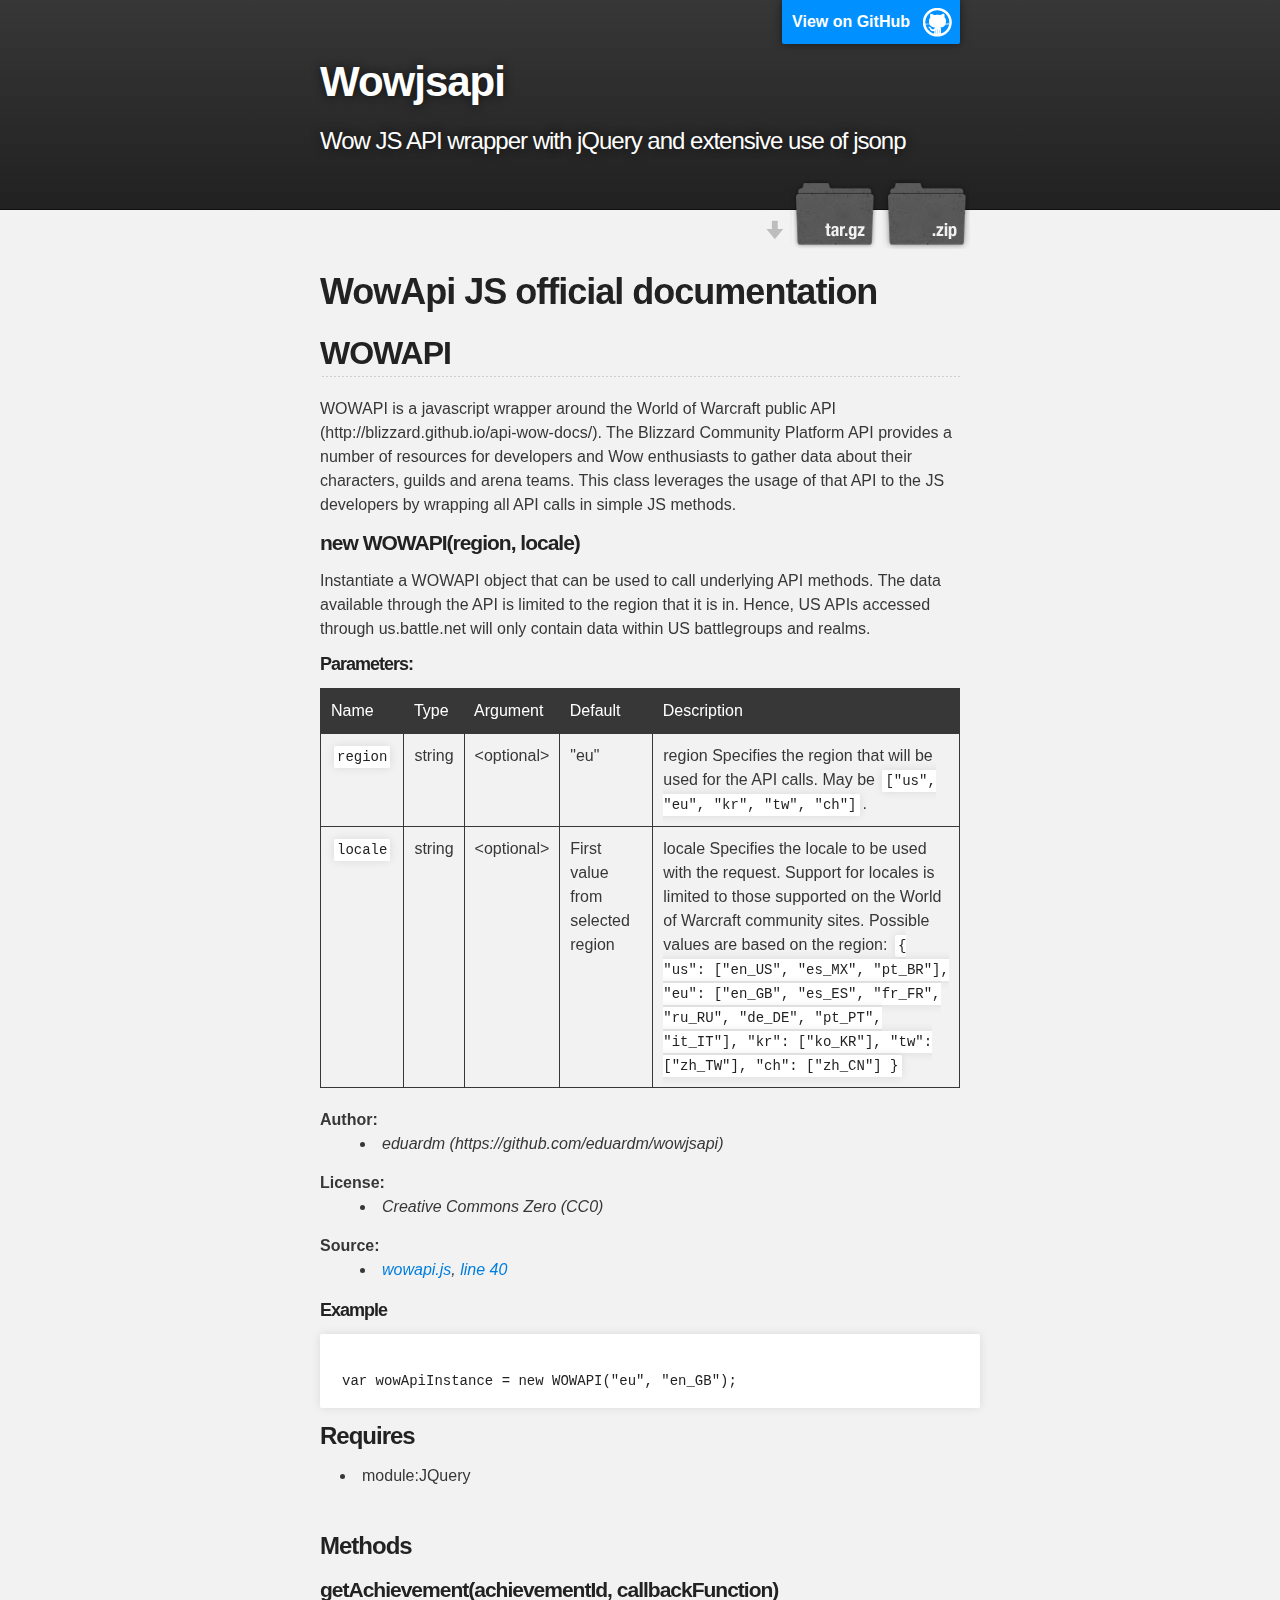
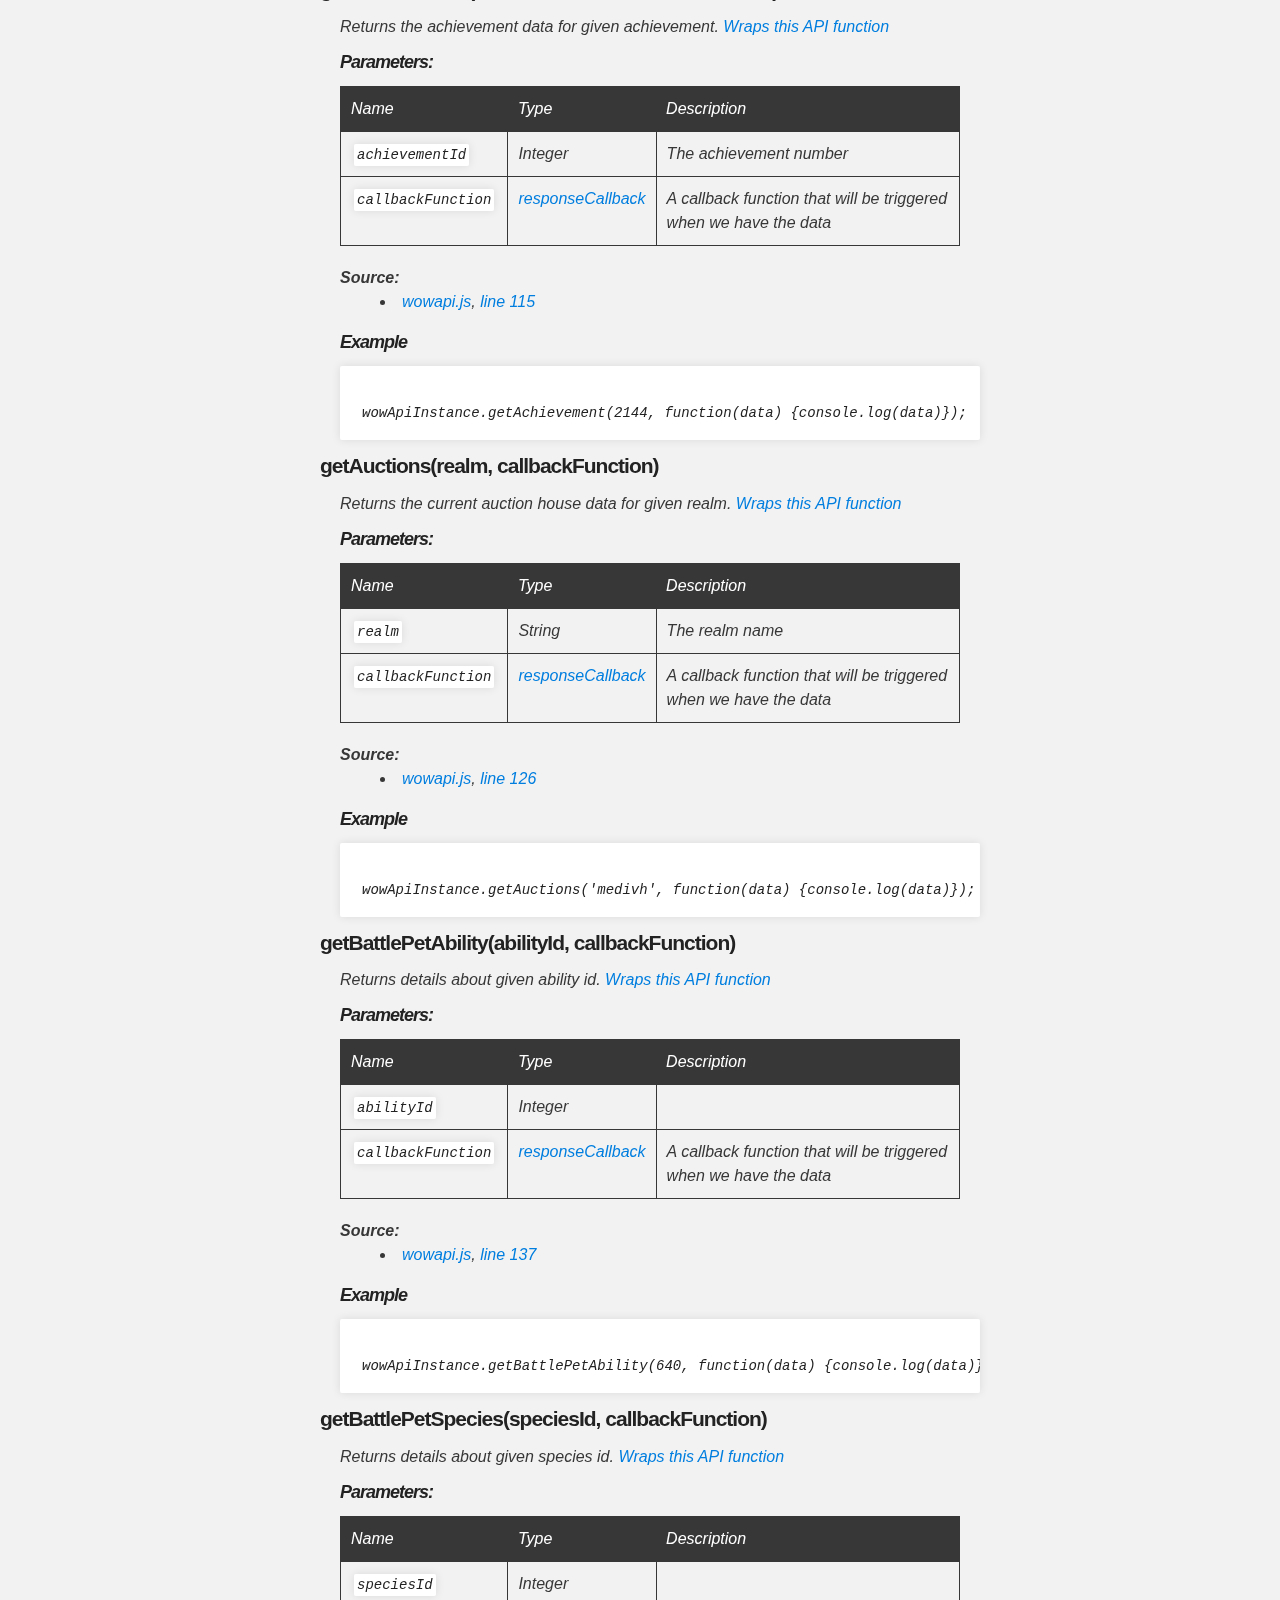
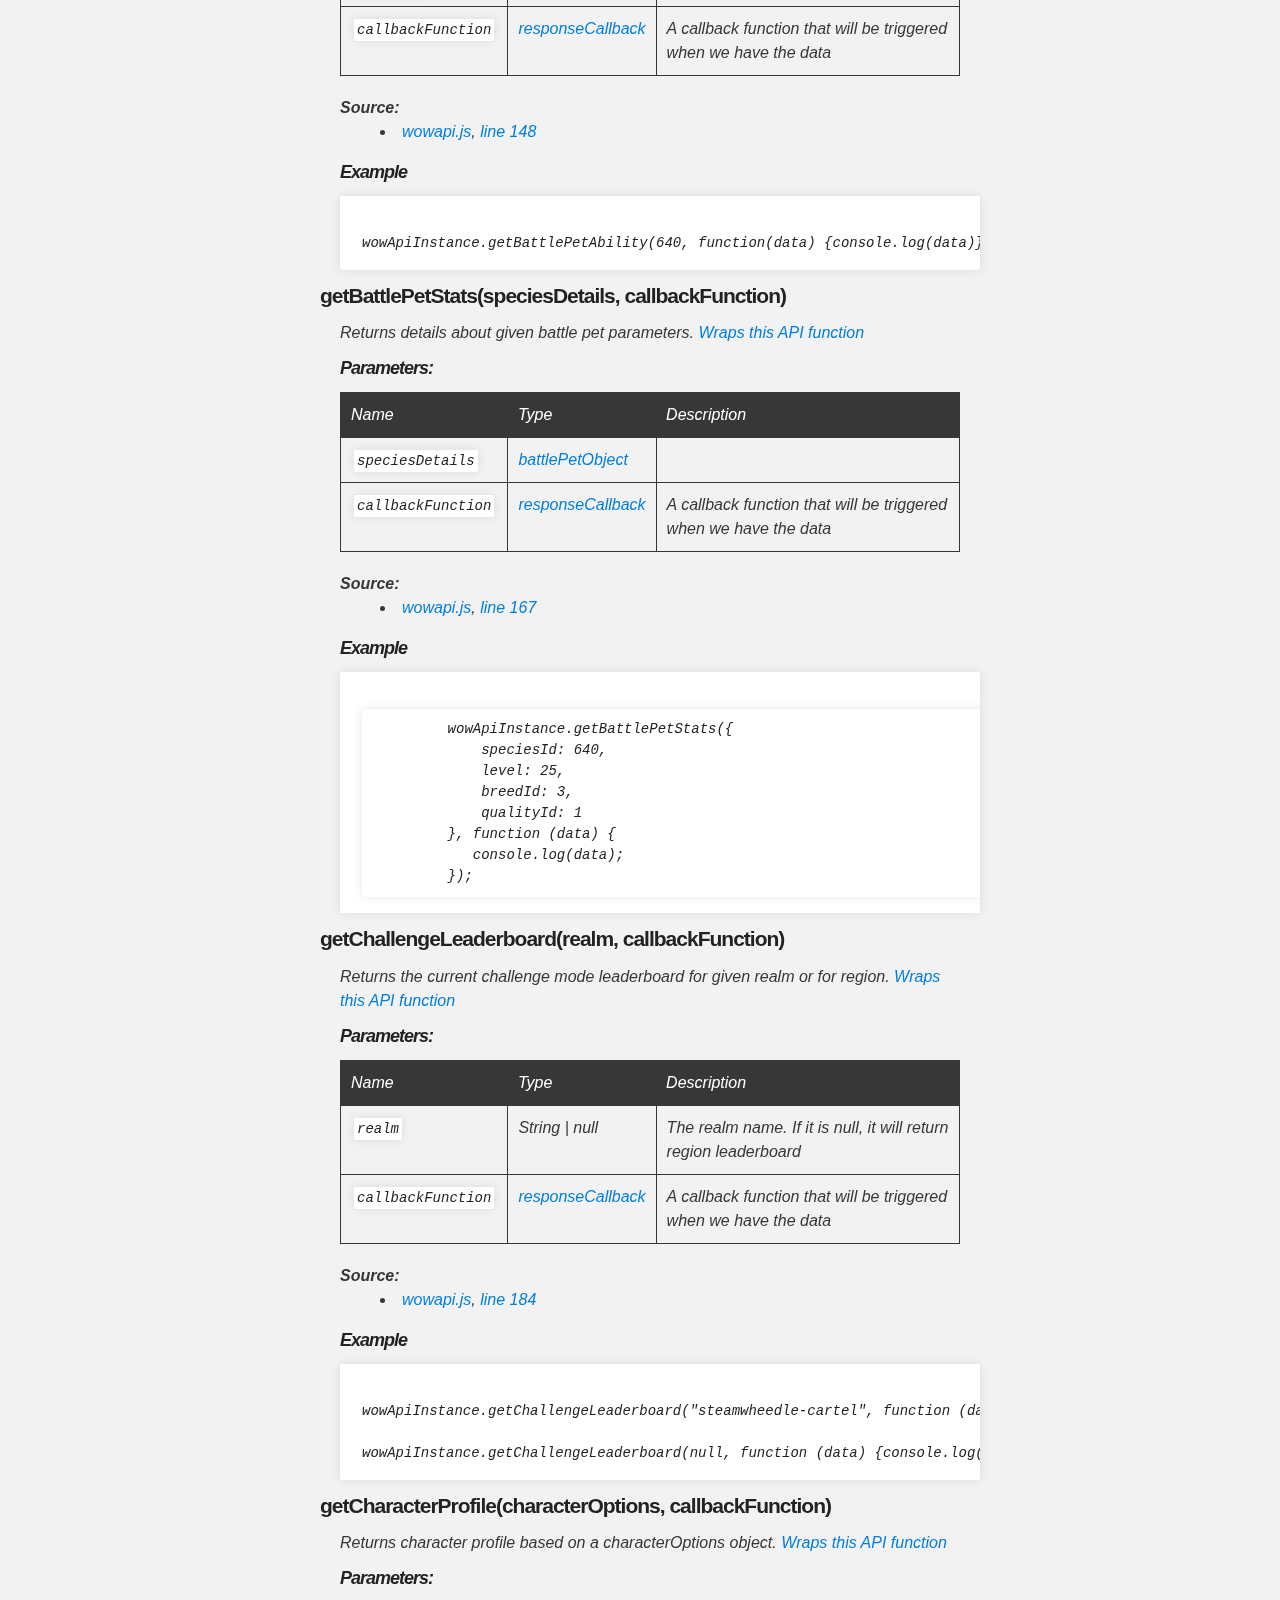
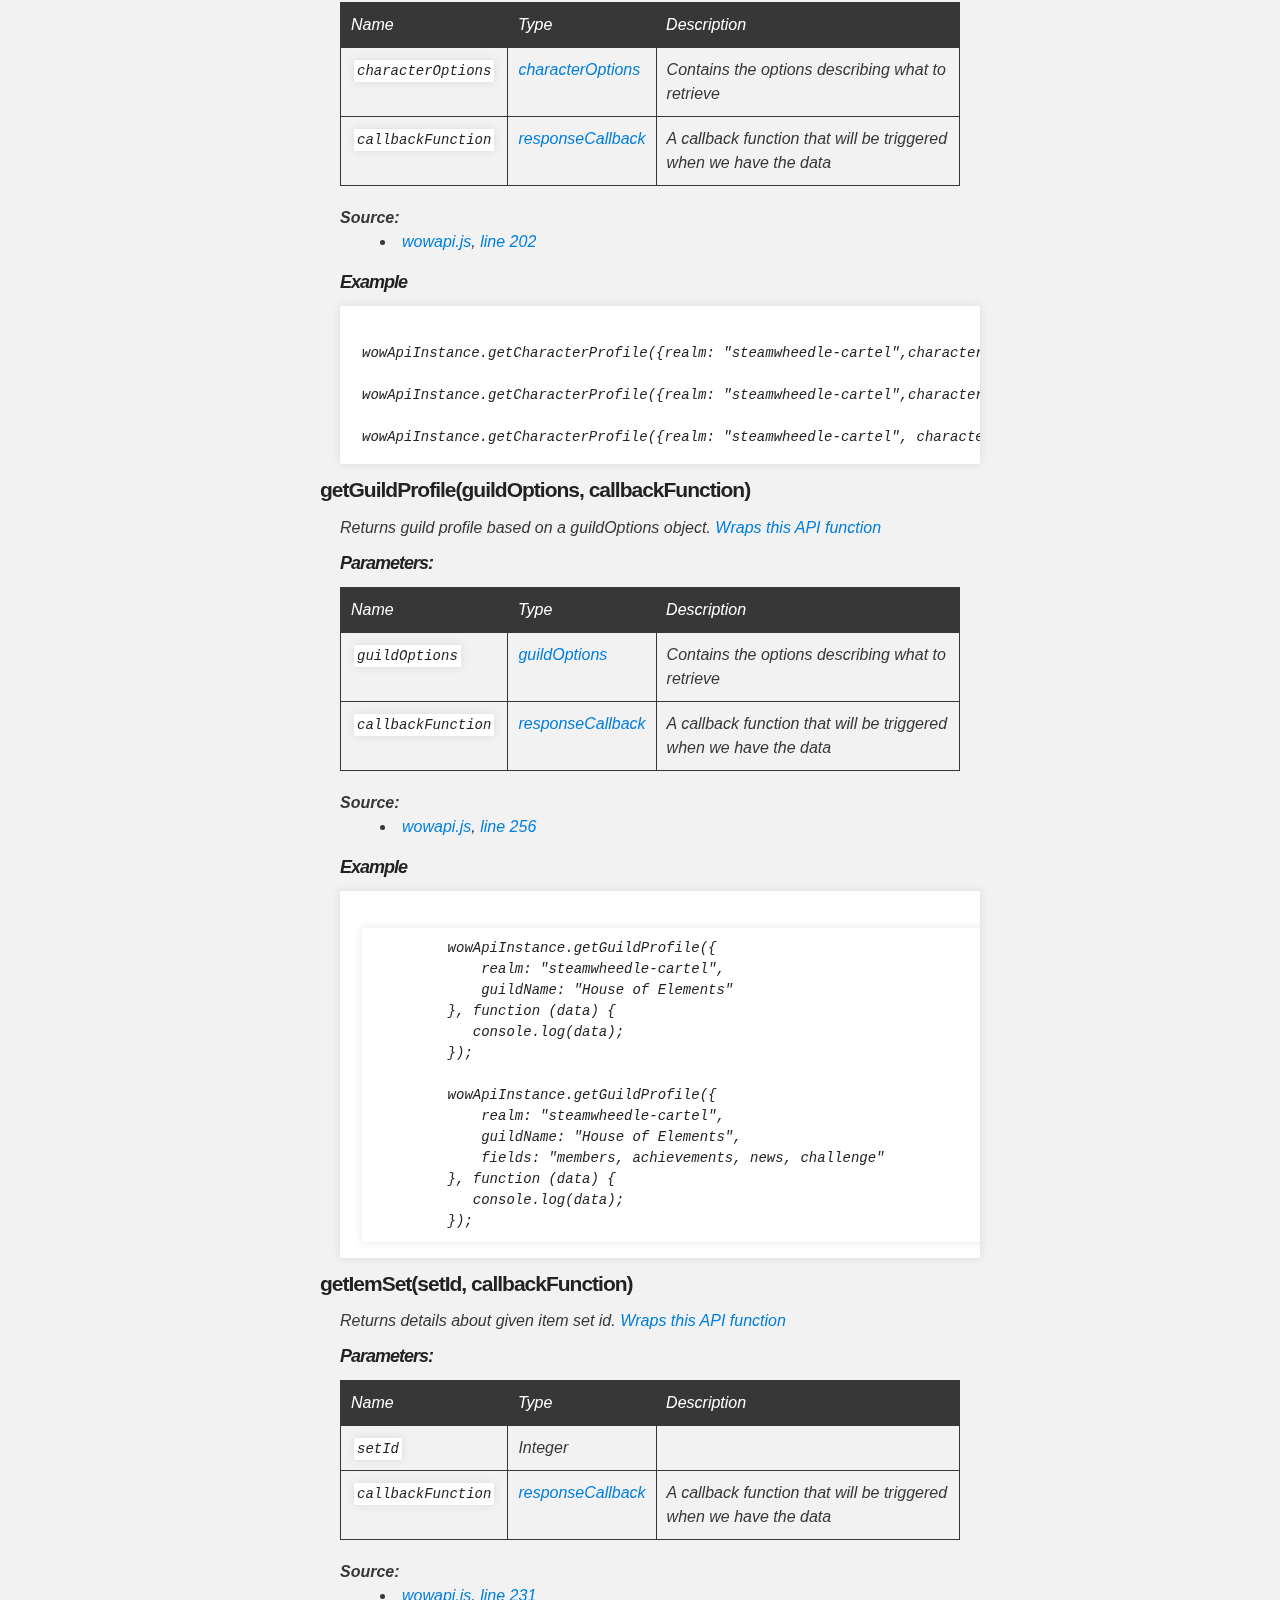
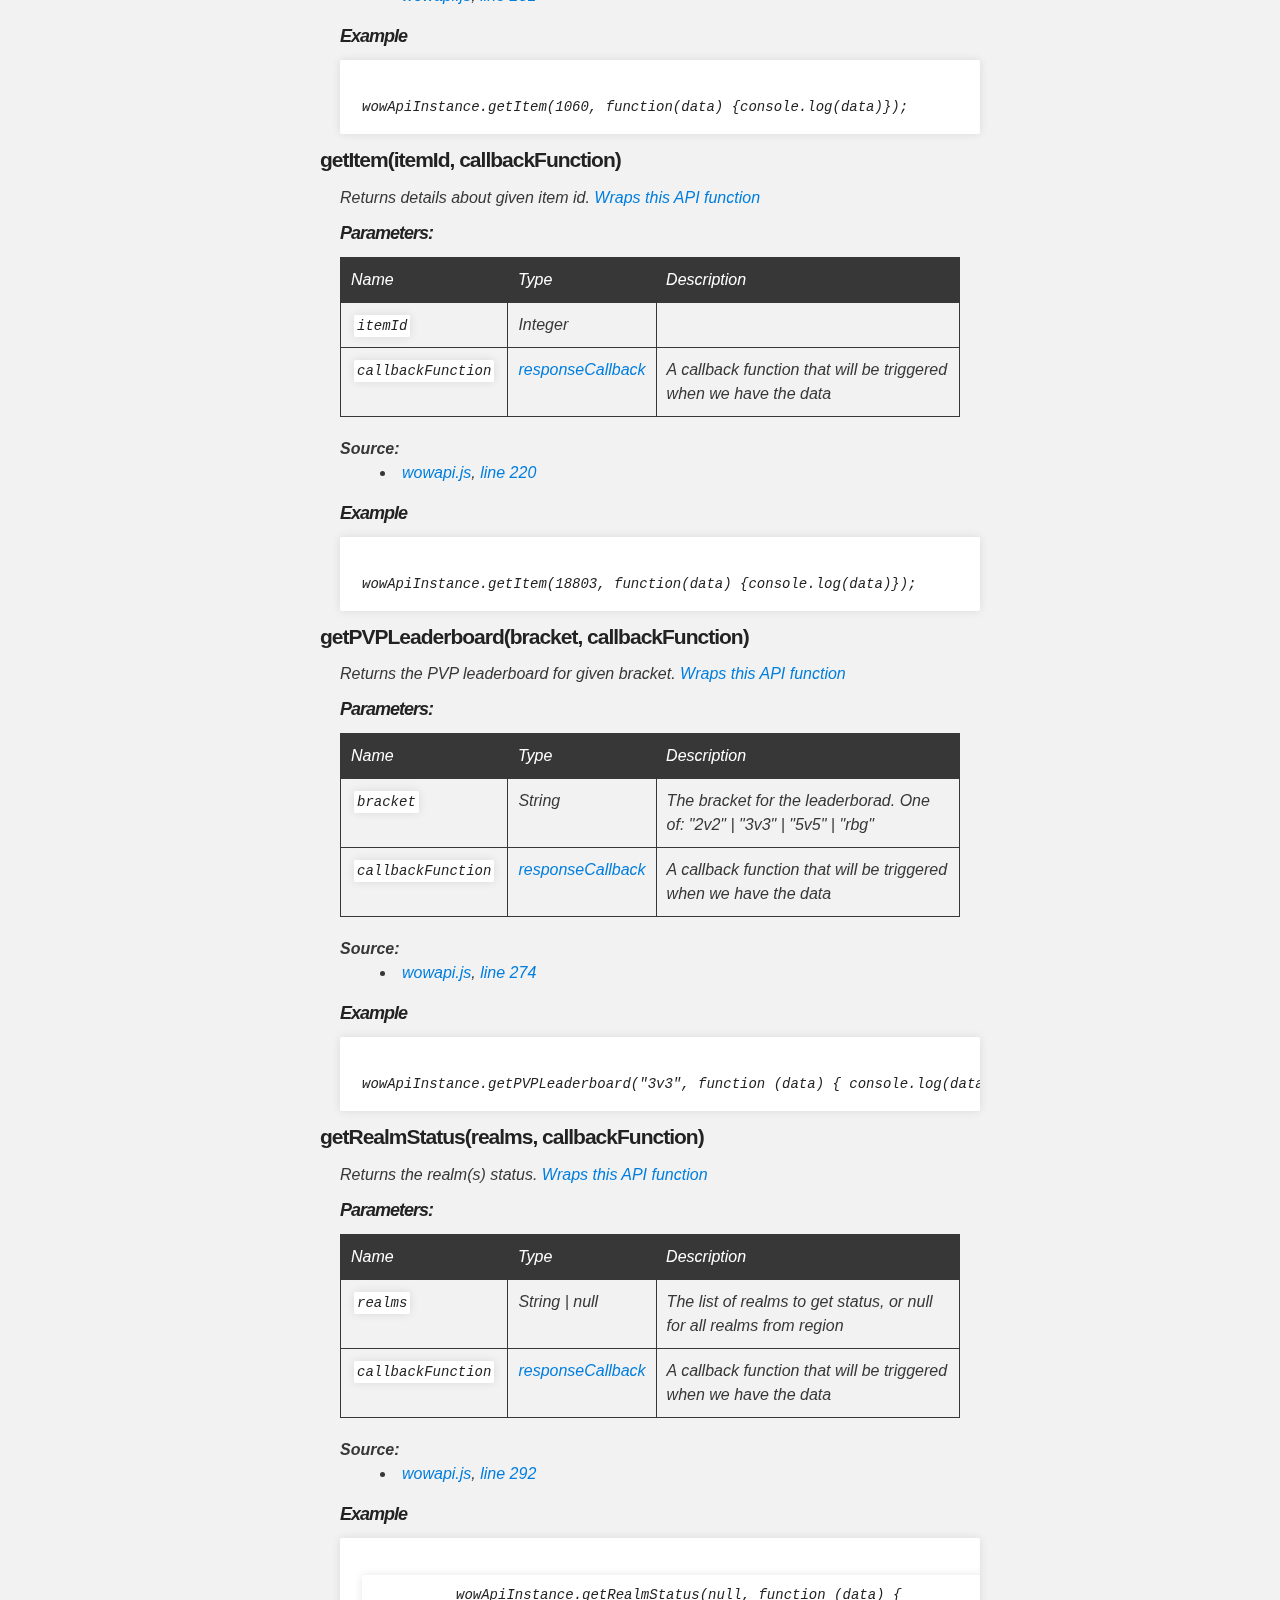
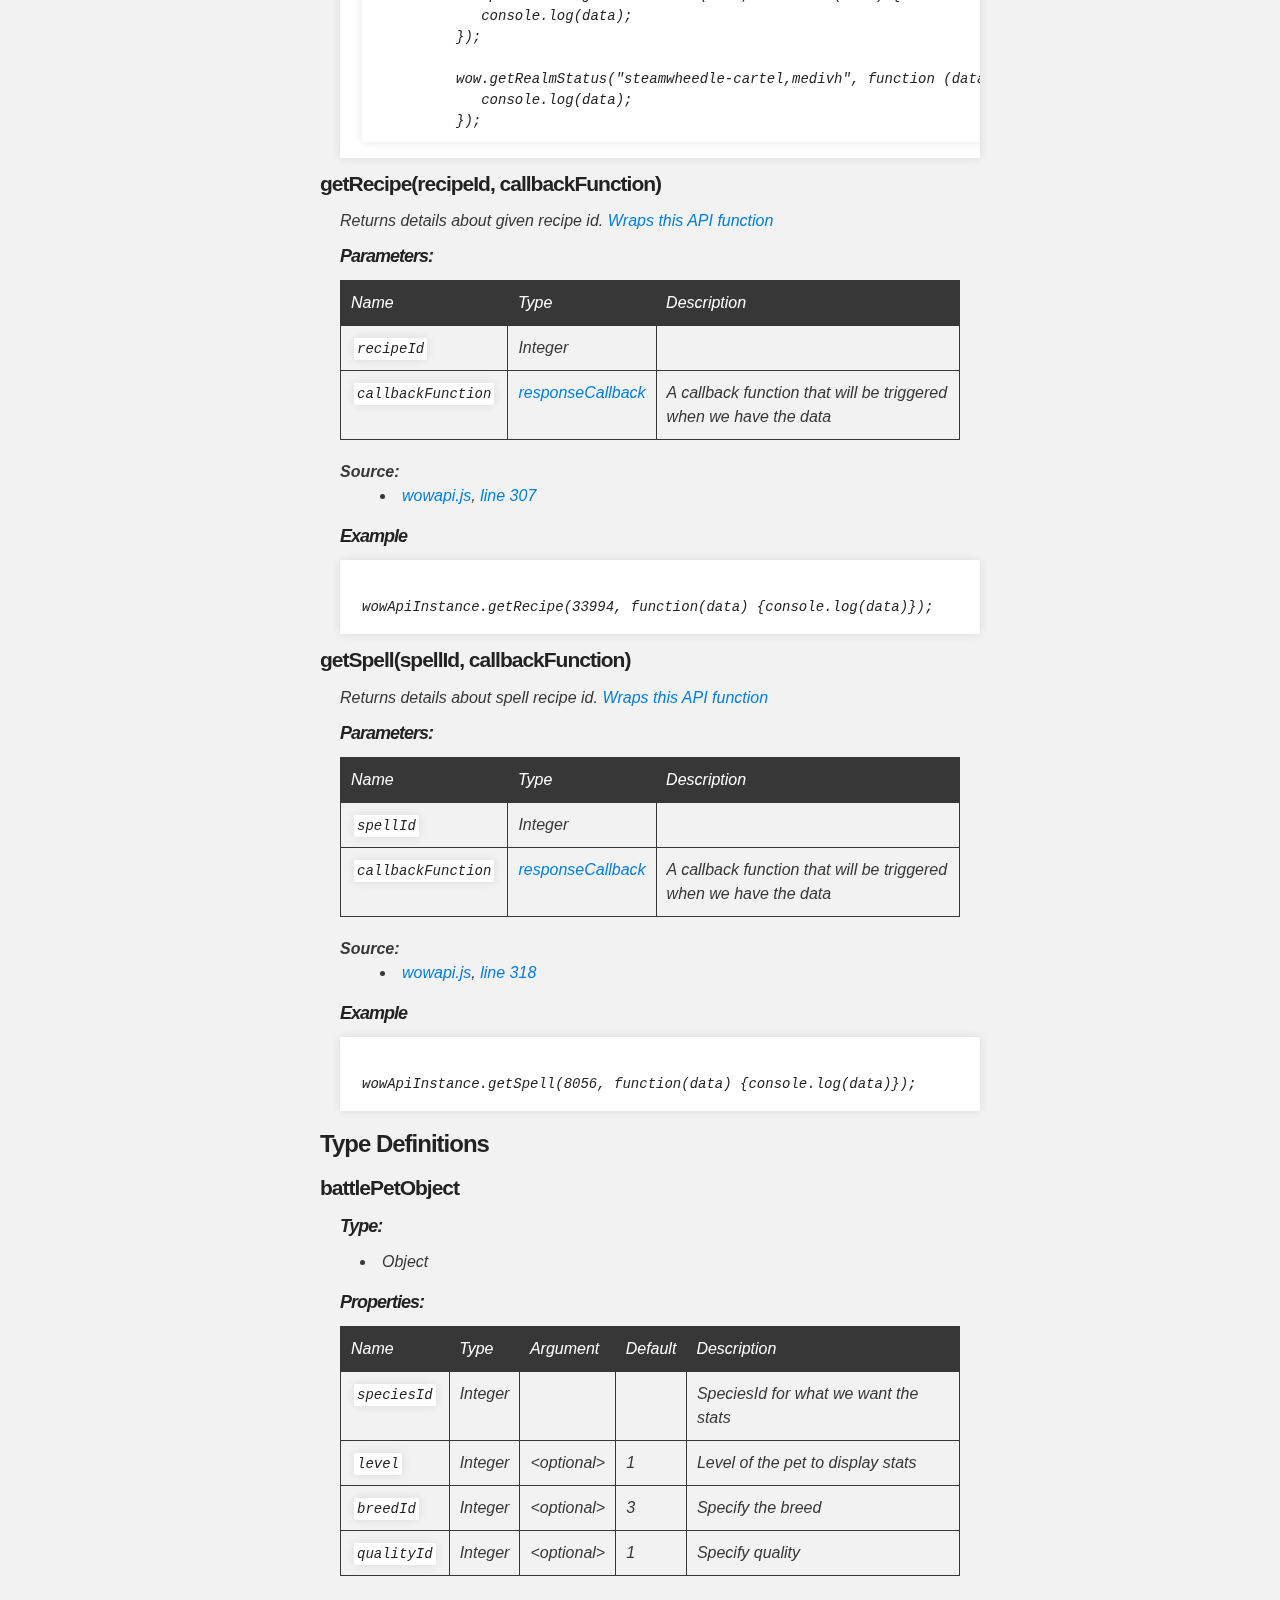
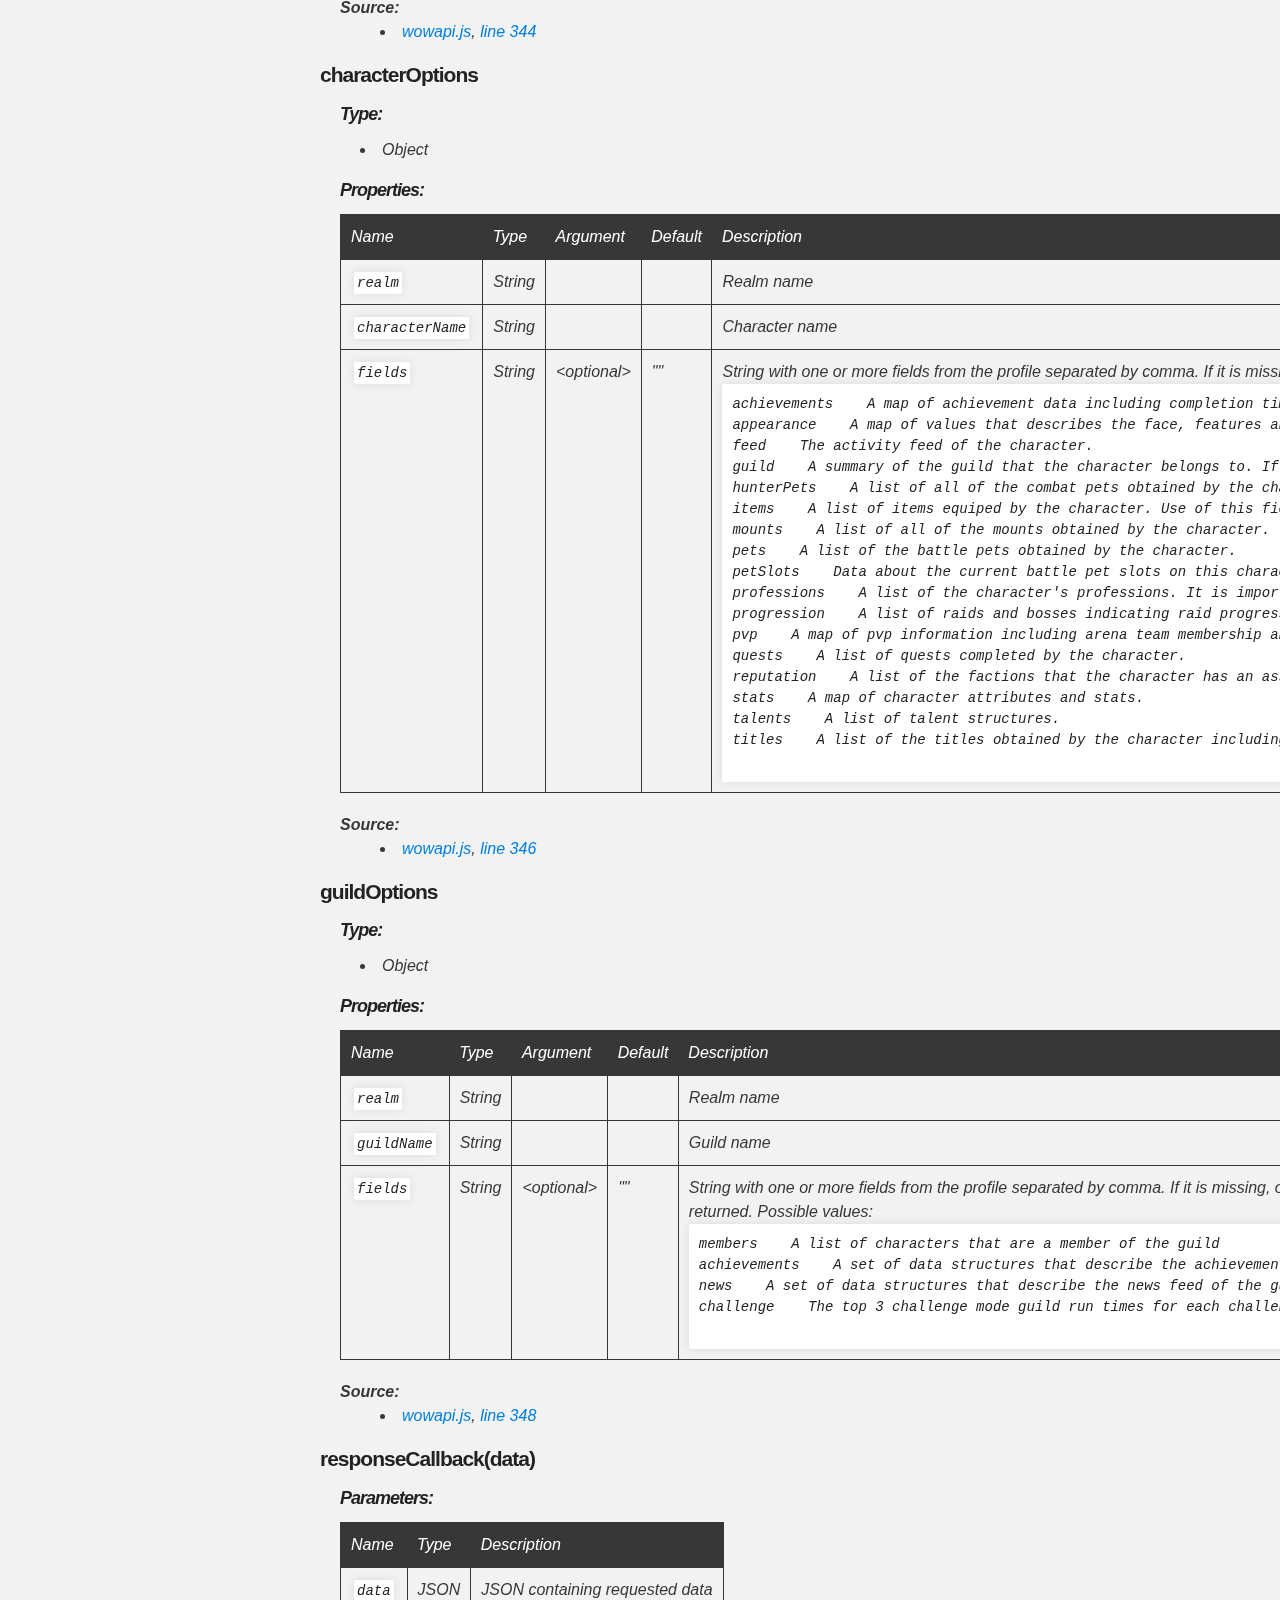
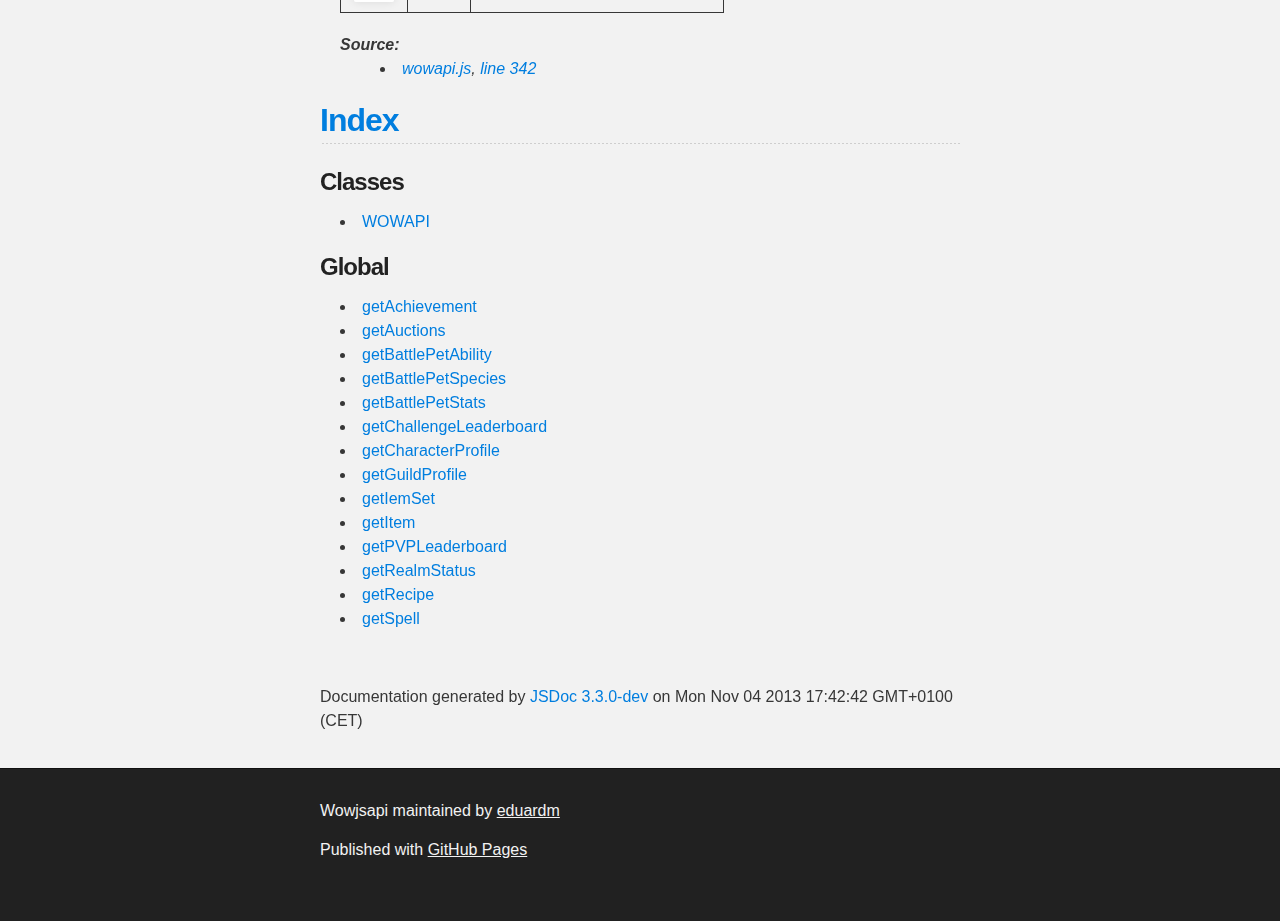
<file: index.html>
<!DOCTYPE html>
<html>

  <head>
    <meta charset='utf-8' />
    <meta http-equiv="X-UA-Compatible" content="chrome=1" />
    <meta name="description" content="Wowjsapi : Wow JS API wrapper with jQuery and extensive use of jsonp" />

    <link rel="stylesheet" type="text/css" media="screen" href="stylesheets/stylesheet.css">

    <title>Wowjsapi</title>
  </head>

  <body>

    <!-- HEADER -->
    <div id="header_wrap" class="outer">
        <header class="inner">
          <a id="forkme_banner" href="https://github.com/eduardm/wowjsapi">View on GitHub</a>

          <h1 id="project_title">Wowjsapi</h1>
          <h2 id="project_tagline">Wow JS API wrapper with jQuery and extensive use of jsonp</h2>

            <section id="downloads">
              <a class="zip_download_link" href="https://github.com/eduardm/wowjsapi/zipball/master">Download this project as a .zip file</a>
              <a class="tar_download_link" href="https://github.com/eduardm/wowjsapi/tarball/master">Download this project as a tar.gz file</a>
            </section>
        </header>
    </div>

    <!-- MAIN CONTENT -->
    <div id="main_content_wrap" class="outer">
      <section id="main_content" class="inner">
        <p>
</p>
    <div>
    <h1>
<a name="wowapi-js-official-documentation" class="anchor" href="#wowapi-js-official-documentation"><span class="octicon octicon-link"></span></a>WowApi JS official documentation</h1>
    
    


  <h2>
<a name="----wowapi----" class="anchor" href="#----wowapi----"><span class="octicon octicon-link"></span></a>
    WOWAPI
    </h2>
    
        <div>WOWAPI is a javascript wrapper around the World of Warcraft public API (http://blizzard.github.io/api-wow-docs/).
The Blizzard Community Platform API provides a number of resources for developers and Wow enthusiasts to gather data about their characters, guilds and arena teams.
This class leverages the usage of that API to the JS developers by wrapping all API calls in simple JS methods.</div>
    
  <div>
    
    
    
        
<dt>
    <h4>
<a name="new-wowapiregion-locale" class="anchor" href="#new-wowapiregion-locale"><span class="octicon octicon-link"></span></a>new WOWAPI(region, locale)</h4>
    
    
</dt>
<dd>
    
    
    <div>
        Instantiate a WOWAPI object that can be used to call underlying API methods.
The data available through the API is limited to the region that it is in.
Hence, US APIs accessed through us.battle.net will only contain data within US battlegroups and realms.
    </div>
    

    
    
    
    
    
        <h5>
<a name="parameters" class="anchor" href="#parameters"><span class="octicon octicon-link"></span></a>Parameters:</h5>
        

<table>
<thead><tr>
<th>Name</th>
        
        
        <th>Type</th>
        
        
        <th>Argument</th>
        
        
        
        <th>Default</th>
        
        
        <th>Description</th>
    </tr></thead>
<tbody>
<tr>
<td><code>region</code></td>
            
            
            <td>
            
                
string


            
            </td>
            
            
                <td>
                
                    &lt;optional&gt;<br>
</td>
            
            
            
                <td>
                
                    "eu"
                
                </td>
            
            
            <td>region Specifies the region that will be used for the API calls. May be <code>["us", "eu", "kr", "tw", "ch"]</code>.</td>
        </tr>
<tr>
<td><code>locale</code></td>
            
            
            <td>
            
                
string


            
            </td>
            
            
                <td>
                
                    &lt;optional&gt;<br>
</td>
            
            
            
                <td>
                
                    First value from selected region
                
                </td>
            
            
            <td>locale Specifies the locale to be used with the request.
Support for locales is limited to those supported on the World of Warcraft community sites.
Possible values are based on the region:  <code>{
 "us": ["en_US",
 "es_MX",
 "pt_BR"],
 "eu": ["en_GB",
 "es_ES",
 "fr_FR",
 "ru_RU",
 "de_DE",
 "pt_PT",
 "it_IT"],
 "kr": ["ko_KR"],
 "tw": ["zh_TW"],
 "ch": ["zh_CN"]
 }</code>
</td>
        </tr>
</tbody>
</table>
<dl>
<dt>Author:</dt>
    <dd>
        <ul>
<li>eduardm (https://github.com/eduardm/wowjsapi)</li>
        </ul>
</dd>
    
    
    
    
    
    <dt>License:</dt>
    <dd><ul><li>Creative Commons Zero (CC0)</li></ul></dd>
    
    
    
    
    
    <dt>Source:</dt>
    <dd><ul><li>
        <a href="wowapi.js.html">wowapi.js</a>, <a href="wowapi.js.html#line40">line 40</a>
    </li></ul></dd>
    
    
    
    
    
    
    
</dl>
<h5>
<a name="example" class="anchor" href="#example"><span class="octicon octicon-link"></span></a>Example</h5>
        
    <pre><code> <code>var wowApiInstance = new WOWAPI("eu", "en_GB");</code></code></pre>

    
</dd>

    
    </div>
    
    
    
    
    
    
        <h3>
<a name="requires" class="anchor" href="#requires"><span class="octicon octicon-link"></span></a>Requires</h3>
        
        <ul>
<li>module:JQuery</li>
        </ul>    <h2>
<a name="--------" class="anchor" href="#--------"><span class="octicon octicon-link"></span></a>
    
    </h2>
    
  <div>
    
    
    
        
        
        
<dl></dl>
</div>
    
    
    
    
    
    
    
    
    
    
    
    
    
    
        <h3>
<a name="methods" class="anchor" href="#methods"><span class="octicon octicon-link"></span></a>Methods</h3>
        
        <dl>
<dt>
    <h4>
<a name="getachievementachievementid-callbackfunction" class="anchor" href="#getachievementachievementid-callbackfunction"><span class="octicon octicon-link"></span></a>getAchievement(achievementId, callbackFunction)</h4>
    
    
</dt>
<dd>
    
    
    <div>
        Returns the achievement data for given achievement. <a href="docs/http://blizzard.github.io/api-wow-docs/#achievement-api%20"> Wraps this API function</a>
    </div>
    

    
    
    
    
    
        <h5>
<a name="parameters-1" class="anchor" href="#parameters-1"><span class="octicon octicon-link"></span></a>Parameters:</h5>
        

<table>
<thead><tr>
<th>Name</th>
        
        
        <th>Type</th>
        
        
        
        
        
        <th>Description</th>
    </tr></thead>
<tbody>
<tr>
<td><code>achievementId</code></td>
            
            
            <td>
            
                
Integer


            
            </td>
            
            
            
            
            
            <td>The achievement number</td>
        </tr>
<tr>
<td><code>callbackFunction</code></td>
            
            
            <td>
            
                
<a href="docs/global.html#responseCallback">responseCallback</a>


            
            </td>
            
            
            
            
            
            <td>A callback function that will be triggered when we have the data</td>
        </tr>
</tbody>
</table>
<dl>
<dt>Source:</dt>
    <dd><ul><li>
        <a href="docs/wowapi.js.html">wowapi.js</a>, <a href="docs/wowapi.js.html#line115">line 115</a>
    </li></ul></dd>
    
    
    
    
    
    
    
</dl>
<h5>
<a name="example-1" class="anchor" href="#example-1"><span class="octicon octicon-link"></span></a>Example</h5>
        
    <pre><code> <code>wowApiInstance.getAchievement(2144, function(data) {console.log(data)});</code></code></pre>

    
</dd>

        
            
<dt>
    <h4>
<a name="getauctionsrealm-callbackfunction" class="anchor" href="#getauctionsrealm-callbackfunction"><span class="octicon octicon-link"></span></a>getAuctions(realm, callbackFunction)</h4>
    
    
</dt>
<dd>
    
    
    <div>
        Returns the current auction house data for given realm. <a href="docs/http://blizzard.github.io/api-wow-docs/#auction-api%20"> Wraps this API function</a>
    </div>
    

    
    
    
    
    
        <h5>
<a name="parameters-2" class="anchor" href="#parameters-2"><span class="octicon octicon-link"></span></a>Parameters:</h5>
        

<table>
<thead><tr>
<th>Name</th>
        
        
        <th>Type</th>
        
        
        
        
        
        <th>Description</th>
    </tr></thead>
<tbody>
<tr>
<td><code>realm</code></td>
            
            
            <td>
            
                
String


            
            </td>
            
            
            
            
            
            <td>The realm name</td>
        </tr>
<tr>
<td><code>callbackFunction</code></td>
            
            
            <td>
            
                
<a href="docs/global.html#responseCallback">responseCallback</a>


            
            </td>
            
            
            
            
            
            <td>A callback function that will be triggered when we have the data</td>
        </tr>
</tbody>
</table>
<dl>
<dt>Source:</dt>
    <dd><ul><li>
        <a href="docs/wowapi.js.html">wowapi.js</a>, <a href="docs/wowapi.js.html#line126">line 126</a>
    </li></ul></dd>
    
    
    
    
    
    
    
</dl>
<h5>
<a name="example-2" class="anchor" href="#example-2"><span class="octicon octicon-link"></span></a>Example</h5>
        
    <pre><code> <code>wowApiInstance.getAuctions('medivh', function(data) {console.log(data)});</code></code></pre>

    
</dd>

        
            
<dt>
    <h4>
<a name="getbattlepetabilityabilityid-callbackfunction" class="anchor" href="#getbattlepetabilityabilityid-callbackfunction"><span class="octicon octicon-link"></span></a>getBattlePetAbility(abilityId, callbackFunction)</h4>
    
    
</dt>
<dd>
    
    
    <div>
        Returns details about given ability id. <a href="docs/http://blizzard.github.io/api-wow-docs/#battlepet-api/abilities%20"> Wraps this API function</a>
    </div>
    

    
    
    
    
    
        <h5>
<a name="parameters-3" class="anchor" href="#parameters-3"><span class="octicon octicon-link"></span></a>Parameters:</h5>
        

<table>
<thead><tr>
<th>Name</th>
        
        
        <th>Type</th>
        
        
        
        
        
        <th>Description</th>
    </tr></thead>
<tbody>
<tr>
<td><code>abilityId</code></td>
            
            
            <td>
            
                
Integer


            
            </td>
            
            
            
            
            
            <td></td>
        </tr>
<tr>
<td><code>callbackFunction</code></td>
            
            
            <td>
            
                
<a href="docs/global.html#responseCallback">responseCallback</a>


            
            </td>
            
            
            
            
            
            <td>A callback function that will be triggered when we have the data</td>
        </tr>
</tbody>
</table>
<dl>
<dt>Source:</dt>
    <dd><ul><li>
        <a href="docs/wowapi.js.html">wowapi.js</a>, <a href="docs/wowapi.js.html#line137">line 137</a>
    </li></ul></dd>
    
    
    
    
    
    
    
</dl>
<h5>
<a name="example-3" class="anchor" href="#example-3"><span class="octicon octicon-link"></span></a>Example</h5>
        
    <pre><code> <code>wowApiInstance.getBattlePetAbility(640, function(data) {console.log(data)});</code></code></pre>

    
</dd>

        
            
<dt>
    <h4>
<a name="getbattlepetspeciesspeciesid-callbackfunction" class="anchor" href="#getbattlepetspeciesspeciesid-callbackfunction"><span class="octicon octicon-link"></span></a>getBattlePetSpecies(speciesId, callbackFunction)</h4>
    
    
</dt>
<dd>
    
    
    <div>
        Returns details about given species id. <a href="docs/http://blizzard.github.io/api-wow-docs/#battlepet-api/species%20"> Wraps this API function</a>
    </div>
    

    
    
    
    
    
        <h5>
<a name="parameters-4" class="anchor" href="#parameters-4"><span class="octicon octicon-link"></span></a>Parameters:</h5>
        

<table>
<thead><tr>
<th>Name</th>
        
        
        <th>Type</th>
        
        
        
        
        
        <th>Description</th>
    </tr></thead>
<tbody>
<tr>
<td><code>speciesId</code></td>
            
            
            <td>
            
                
Integer


            
            </td>
            
            
            
            
            
            <td></td>
        </tr>
<tr>
<td><code>callbackFunction</code></td>
            
            
            <td>
            
                
<a href="docs/global.html#responseCallback">responseCallback</a>


            
            </td>
            
            
            
            
            
            <td>A callback function that will be triggered when we have the data</td>
        </tr>
</tbody>
</table>
<dl>
<dt>Source:</dt>
    <dd><ul><li>
        <a href="docs/wowapi.js.html">wowapi.js</a>, <a href="docs/wowapi.js.html#line148">line 148</a>
    </li></ul></dd>
    
    
    
    
    
    
    
</dl>
<h5>
<a name="example-4" class="anchor" href="#example-4"><span class="octicon octicon-link"></span></a>Example</h5>
        
    <pre><code> <code>wowApiInstance.getBattlePetAbility(640, function(data) {console.log(data)});</code></code></pre>

    
</dd>

        
            
<dt>
    <h4>
<a name="getbattlepetstatsspeciesdetails-callbackfunction" class="anchor" href="#getbattlepetstatsspeciesdetails-callbackfunction"><span class="octicon octicon-link"></span></a>getBattlePetStats(speciesDetails, callbackFunction)</h4>
    
    
</dt>
<dd>
    
    
    <div>
        Returns details about given battle pet parameters. <a href="docs/http://blizzard.github.io/api-wow-docs/#battlepet-api/stats%20"> Wraps this API function</a>
    </div>
    

    
    
    
    
    
        <h5>
<a name="parameters-5" class="anchor" href="#parameters-5"><span class="octicon octicon-link"></span></a>Parameters:</h5>
        

<table>
<thead><tr>
<th>Name</th>
        
        
        <th>Type</th>
        
        
        
        
        
        <th>Description</th>
    </tr></thead>
<tbody>
<tr>
<td><code>speciesDetails</code></td>
            
            
            <td>
            
                
<a href="docs/global.html#battlePetObject">battlePetObject</a>


            
            </td>
            
            
            
            
            
            <td></td>
        </tr>
<tr>
<td><code>callbackFunction</code></td>
            
            
            <td>
            
                
<a href="docs/global.html#responseCallback">responseCallback</a>


            
            </td>
            
            
            
            
            
            <td>A callback function that will be triggered when we have the data</td>
        </tr>
</tbody>
</table>
<dl>
<dt>Source:</dt>
    <dd><ul><li>
        <a href="docs/wowapi.js.html">wowapi.js</a>, <a href="docs/wowapi.js.html#line167">line 167</a>
    </li></ul></dd>
    
    
    
    
    
    
    
</dl>
<h5>
<a name="example-5" class="anchor" href="#example-5"><span class="octicon octicon-link"></span></a>Example</h5>
        
    <pre><code> <code><pre>
         wowApiInstance.getBattlePetStats({
             speciesId: 640,
             level: 25,
             breedId: 3,
             qualityId: 1
         }, function (data) {
            console.log(data);
         });</pre></code></code></pre>

    
</dd>

        
            
<dt>
    <h4>
<a name="getchallengeleaderboardrealm-callbackfunction" class="anchor" href="#getchallengeleaderboardrealm-callbackfunction"><span class="octicon octicon-link"></span></a>getChallengeLeaderboard(realm, callbackFunction)</h4>
    
    
</dt>
<dd>
    
    
    <div>
        Returns the current challenge mode leaderboard for given realm or for region. <a href="docs/http://blizzard.github.io/api-wow-docs/#challenge-mode-api%20"> Wraps this API function</a>
    </div>
    

    
    
    
    
    
        <h5>
<a name="parameters-6" class="anchor" href="#parameters-6"><span class="octicon octicon-link"></span></a>Parameters:</h5>
        

<table>
<thead><tr>
<th>Name</th>
        
        
        <th>Type</th>
        
        
        
        
        
        <th>Description</th>
    </tr></thead>
<tbody>
<tr>
<td><code>realm</code></td>
            
            
            <td>
            
                
String
|

null


            
            </td>
            
            
            
            
            
            <td>The realm name. If it is null, it will return region leaderboard</td>
        </tr>
<tr>
<td><code>callbackFunction</code></td>
            
            
            <td>
            
                
<a href="docs/global.html#responseCallback">responseCallback</a>


            
            </td>
            
            
            
            
            
            <td>A callback function that will be triggered when we have the data</td>
        </tr>
</tbody>
</table>
<dl>
<dt>Source:</dt>
    <dd><ul><li>
        <a href="docs/wowapi.js.html">wowapi.js</a>, <a href="docs/wowapi.js.html#line184">line 184</a>
    </li></ul></dd>
    
    
    
    
    
    
    
</dl>
<h5>
<a name="example-6" class="anchor" href="#example-6"><span class="octicon octicon-link"></span></a>Example</h5>
        
    <pre><code> <code>wowApiInstance.getChallengeLeaderboard("steamwheedle-cartel", function (data) {console.log(data);});<br>
wowApiInstance.getChallengeLeaderboard(null, function (data) {console.log(data);});
</code></code></pre>

    
</dd>

        
            
<dt>
    <h4>
<a name="getcharacterprofilecharacteroptions-callbackfunction" class="anchor" href="#getcharacterprofilecharacteroptions-callbackfunction"><span class="octicon octicon-link"></span></a>getCharacterProfile(characterOptions, callbackFunction)</h4>
    
    
</dt>
<dd>
    
    
    <div>
        Returns character profile based on a characterOptions object. <a href="docs/http://blizzard.github.io/api-wow-docs/#character-profile-api%20"> Wraps this API function</a>
    </div>
    

    
    
    
    
    
        <h5>
<a name="parameters-7" class="anchor" href="#parameters-7"><span class="octicon octicon-link"></span></a>Parameters:</h5>
        

<table>
<thead><tr>
<th>Name</th>
        
        
        <th>Type</th>
        
        
        
        
        
        <th>Description</th>
    </tr></thead>
<tbody>
<tr>
<td><code>characterOptions</code></td>
            
            
            <td>
            
                
<a href="docs/global.html#characterOptions">characterOptions</a>


            
            </td>
            
            
            
            
            
            <td>Contains the options describing what to retrieve</td>
        </tr>
<tr>
<td><code>callbackFunction</code></td>
            
            
            <td>
            
                
<a href="docs/global.html#responseCallback">responseCallback</a>


            
            </td>
            
            
            
            
            
            <td>A callback function that will be triggered when we have the data</td>
        </tr>
</tbody>
</table>
<dl>
<dt>Source:</dt>
    <dd><ul><li>
        <a href="docs/wowapi.js.html">wowapi.js</a>, <a href="docs/wowapi.js.html#line202">line 202</a>
    </li></ul></dd>
    
    
    
    
    
    
    
</dl>
<h5>
<a name="example-7" class="anchor" href="#example-7"><span class="octicon octicon-link"></span></a>Example</h5>
        
    <pre><code> <code>wowApiInstance.getCharacterProfile({realm: "steamwheedle-cartel",characterName: "HarapAlb"}, function (data) {console.log(data);});<br>
wowApiInstance.getCharacterProfile({realm: "steamwheedle-cartel",characterName: "HarapAlb",fields: "items"}, function (data) { console.log(data); });<br>
wowApiInstance.getCharacterProfile({realm: "steamwheedle-cartel", characterName: "HarapAlb", fields: "items, pets, stats, titles"}, function (data) {console.log(data);});<br></code></code></pre>

    
</dd>

        
            
<dt>
    <h4>
<a name="getguildprofileguildoptions-callbackfunction" class="anchor" href="#getguildprofileguildoptions-callbackfunction"><span class="octicon octicon-link"></span></a>getGuildProfile(guildOptions, callbackFunction)</h4>
    
    
</dt>
<dd>
    
    
    <div>
        Returns guild profile based on a guildOptions object. <a href="docs/http://blizzard.github.io/api-wow-docs/#guild-profile-api%20"> Wraps this API function</a>
    </div>
    

    
    
    
    
    
        <h5>
<a name="parameters-8" class="anchor" href="#parameters-8"><span class="octicon octicon-link"></span></a>Parameters:</h5>
        

<table>
<thead><tr>
<th>Name</th>
        
        
        <th>Type</th>
        
        
        
        
        
        <th>Description</th>
    </tr></thead>
<tbody>
<tr>
<td><code>guildOptions</code></td>
            
            
            <td>
            
                
<a href="docs/global.html#guildOptions">guildOptions</a>


            
            </td>
            
            
            
            
            
            <td>Contains the options describing what to retrieve</td>
        </tr>
<tr>
<td><code>callbackFunction</code></td>
            
            
            <td>
            
                
<a href="docs/global.html#responseCallback">responseCallback</a>


            
            </td>
            
            
            
            
            
            <td>A callback function that will be triggered when we have the data</td>
        </tr>
</tbody>
</table>
<dl>
<dt>Source:</dt>
    <dd><ul><li>
        <a href="docs/wowapi.js.html">wowapi.js</a>, <a href="docs/wowapi.js.html#line256">line 256</a>
    </li></ul></dd>
    
    
    
    
    
    
    
</dl>
<h5>
<a name="example-8" class="anchor" href="#example-8"><span class="octicon octicon-link"></span></a>Example</h5>
        
    <pre><code> <code><pre>
         wowApiInstance.getGuildProfile({
             realm: "steamwheedle-cartel",
             guildName: "House of Elements"
         }, function (data) {
            console.log(data);
         });<br>
         wowApiInstance.getGuildProfile({
             realm: "steamwheedle-cartel",
             guildName: "House of Elements",
             fields: "members, achievements, news, challenge"
         }, function (data) {
            console.log(data);
         });
</pre></code></code></pre>

    
</dd>

        
            
<dt>
    <h4>
<a name="getiemsetsetid-callbackfunction" class="anchor" href="#getiemsetsetid-callbackfunction"><span class="octicon octicon-link"></span></a>getIemSet(setId, callbackFunction)</h4>
    
    
</dt>
<dd>
    
    
    <div>
        Returns details about given item set id. <a href="docs/http://blizzard.github.io/api-wow-docs/#item-api/item-set%20"> Wraps this API function</a>
    </div>
    

    
    
    
    
    
        <h5>
<a name="parameters-9" class="anchor" href="#parameters-9"><span class="octicon octicon-link"></span></a>Parameters:</h5>
        

<table>
<thead><tr>
<th>Name</th>
        
        
        <th>Type</th>
        
        
        
        
        
        <th>Description</th>
    </tr></thead>
<tbody>
<tr>
<td><code>setId</code></td>
            
            
            <td>
            
                
Integer


            
            </td>
            
            
            
            
            
            <td></td>
        </tr>
<tr>
<td><code>callbackFunction</code></td>
            
            
            <td>
            
                
<a href="docs/global.html#responseCallback">responseCallback</a>


            
            </td>
            
            
            
            
            
            <td>A callback function that will be triggered when we have the data</td>
        </tr>
</tbody>
</table>
<dl>
<dt>Source:</dt>
    <dd><ul><li>
        <a href="docs/wowapi.js.html">wowapi.js</a>, <a href="docs/wowapi.js.html#line231">line 231</a>
    </li></ul></dd>
    
    
    
    
    
    
    
</dl>
<h5>
<a name="example-9" class="anchor" href="#example-9"><span class="octicon octicon-link"></span></a>Example</h5>
        
    <pre><code> <code>wowApiInstance.getItem(1060, function(data) {console.log(data)});</code></code></pre>

    
</dd>

        
            
<dt>
    <h4>
<a name="getitemitemid-callbackfunction" class="anchor" href="#getitemitemid-callbackfunction"><span class="octicon octicon-link"></span></a>getItem(itemId, callbackFunction)</h4>
    
    
</dt>
<dd>
    
    
    <div>
        Returns details about given item id. <a href="docs/http://blizzard.github.io/api-wow-docs/#item-api/individual-item%20"> Wraps this API function</a>
    </div>
    

    
    
    
    
    
        <h5>
<a name="parameters-10" class="anchor" href="#parameters-10"><span class="octicon octicon-link"></span></a>Parameters:</h5>
        

<table>
<thead><tr>
<th>Name</th>
        
        
        <th>Type</th>
        
        
        
        
        
        <th>Description</th>
    </tr></thead>
<tbody>
<tr>
<td><code>itemId</code></td>
            
            
            <td>
            
                
Integer


            
            </td>
            
            
            
            
            
            <td></td>
        </tr>
<tr>
<td><code>callbackFunction</code></td>
            
            
            <td>
            
                
<a href="docs/global.html#responseCallback">responseCallback</a>


            
            </td>
            
            
            
            
            
            <td>A callback function that will be triggered when we have the data</td>
        </tr>
</tbody>
</table>
<dl>
<dt>Source:</dt>
    <dd><ul><li>
        <a href="docs/wowapi.js.html">wowapi.js</a>, <a href="docs/wowapi.js.html#line220">line 220</a>
    </li></ul></dd>
    
    
    
    
    
    
    
</dl>
<h5>
<a name="example-10" class="anchor" href="#example-10"><span class="octicon octicon-link"></span></a>Example</h5>
        
    <pre><code> <code>wowApiInstance.getItem(18803, function(data) {console.log(data)});</code></code></pre>

    
</dd>

        
            
<dt>
    <h4>
<a name="getpvpleaderboardbracket-callbackfunction" class="anchor" href="#getpvpleaderboardbracket-callbackfunction"><span class="octicon octicon-link"></span></a>getPVPLeaderboard(bracket, callbackFunction)</h4>
    
    
</dt>
<dd>
    
    
    <div>
        Returns the PVP leaderboard for given bracket. <a href="docs/http://blizzard.github.io/api-wow-docs/#pvp-api%20"> Wraps this API function</a>
    </div>
    

    
    
    
    
    
        <h5>
<a name="parameters-11" class="anchor" href="#parameters-11"><span class="octicon octicon-link"></span></a>Parameters:</h5>
        

<table>
<thead><tr>
<th>Name</th>
        
        
        <th>Type</th>
        
        
        
        
        
        <th>Description</th>
    </tr></thead>
<tbody>
<tr>
<td><code>bracket</code></td>
            
            
            <td>
            
                
String


            
            </td>
            
            
            
            
            
            <td>The bracket for the leaderborad. One of: "2v2" | "3v3" | "5v5" | "rbg"</td>
        </tr>
<tr>
<td><code>callbackFunction</code></td>
            
            
            <td>
            
                
<a href="docs/global.html#responseCallback">responseCallback</a>


            
            </td>
            
            
            
            
            
            <td>A callback function that will be triggered when we have the data</td>
        </tr>
</tbody>
</table>
<dl>
<dt>Source:</dt>
    <dd><ul><li>
        <a href="docs/wowapi.js.html">wowapi.js</a>, <a href="docs/wowapi.js.html#line274">line 274</a>
    </li></ul></dd>
    
    
    
    
    
    
    
</dl>
<h5>
<a name="example-11" class="anchor" href="#example-11"><span class="octicon octicon-link"></span></a>Example</h5>
        
    <pre><code> <code>wowApiInstance.getPVPLeaderboard("3v3", function (data) { console.log(data); });</code></code></pre>

    
</dd>

        
            
<dt>
    <h4>
<a name="getrealmstatusrealms-callbackfunction" class="anchor" href="#getrealmstatusrealms-callbackfunction"><span class="octicon octicon-link"></span></a>getRealmStatus(realms, callbackFunction)</h4>
    
    
</dt>
<dd>
    
    
    <div>
        Returns the realm(s) status. <a href="docs/http://blizzard.github.io/api-wow-docs/#realm-status-api%20"> Wraps this API function</a>
    </div>
    

    
    
    
    
    
        <h5>
<a name="parameters-12" class="anchor" href="#parameters-12"><span class="octicon octicon-link"></span></a>Parameters:</h5>
        

<table>
<thead><tr>
<th>Name</th>
        
        
        <th>Type</th>
        
        
        
        
        
        <th>Description</th>
    </tr></thead>
<tbody>
<tr>
<td><code>realms</code></td>
            
            
            <td>
            
                
String
|

null


            
            </td>
            
            
            
            
            
            <td>The list of realms to get status, or null for all realms from region</td>
        </tr>
<tr>
<td><code>callbackFunction</code></td>
            
            
            <td>
            
                
<a href="docs/global.html#responseCallback">responseCallback</a>


            
            </td>
            
            
            
            
            
            <td>A callback function that will be triggered when we have the data</td>
        </tr>
</tbody>
</table>
<dl>
<dt>Source:</dt>
    <dd><ul><li>
        <a href="docs/wowapi.js.html">wowapi.js</a>, <a href="docs/wowapi.js.html#line292">line 292</a>
    </li></ul></dd>
    
    
    
    
    
    
    
</dl>
<h5>
<a name="example-12" class="anchor" href="#example-12"><span class="octicon octicon-link"></span></a>Example</h5>
        
    <pre><code> <code><pre>
          wowApiInstance.getRealmStatus(null, function (data) {
             console.log(data);
          });<br>
          wow.getRealmStatus("steamwheedle-cartel,medivh", function (data) {
             console.log(data);
          });
</pre></code></code></pre>

    
</dd>

        
            
<dt>
    <h4>
<a name="getreciperecipeid-callbackfunction" class="anchor" href="#getreciperecipeid-callbackfunction"><span class="octicon octicon-link"></span></a>getRecipe(recipeId, callbackFunction)</h4>
    
    
</dt>
<dd>
    
    
    <div>
        Returns details about given recipe id. <a href="docs/http://blizzard.github.io/api-wow-docs/#recipe-api%20"> Wraps this API function</a>
    </div>
    

    
    
    
    
    
        <h5>
<a name="parameters-13" class="anchor" href="#parameters-13"><span class="octicon octicon-link"></span></a>Parameters:</h5>
        

<table>
<thead><tr>
<th>Name</th>
        
        
        <th>Type</th>
        
        
        
        
        
        <th>Description</th>
    </tr></thead>
<tbody>
<tr>
<td><code>recipeId</code></td>
            
            
            <td>
            
                
Integer


            
            </td>
            
            
            
            
            
            <td></td>
        </tr>
<tr>
<td><code>callbackFunction</code></td>
            
            
            <td>
            
                
<a href="docs/global.html#responseCallback">responseCallback</a>


            
            </td>
            
            
            
            
            
            <td>A callback function that will be triggered when we have the data</td>
        </tr>
</tbody>
</table>
<dl>
<dt>Source:</dt>
    <dd><ul><li>
        <a href="docs/wowapi.js.html">wowapi.js</a>, <a href="docs/wowapi.js.html#line307">line 307</a>
    </li></ul></dd>
    
    
    
    
    
    
    
</dl>
<h5>
<a name="example-13" class="anchor" href="#example-13"><span class="octicon octicon-link"></span></a>Example</h5>
        
    <pre><code> <code>wowApiInstance.getRecipe(33994, function(data) {console.log(data)});</code></code></pre>

    
</dd>

        
            
<dt>
    <h4>
<a name="getspellspellid-callbackfunction" class="anchor" href="#getspellspellid-callbackfunction"><span class="octicon octicon-link"></span></a>getSpell(spellId, callbackFunction)</h4>
    
    
</dt>
<dd>
    
    
    <div>
        Returns details about spell recipe id. <a href="docs/http://blizzard.github.io/api-wow-docs/#spell-api%20"> Wraps this API function</a>
    </div>
    

    
    
    
    
    
        <h5>
<a name="parameters-14" class="anchor" href="#parameters-14"><span class="octicon octicon-link"></span></a>Parameters:</h5>
        

<table>
<thead><tr>
<th>Name</th>
        
        
        <th>Type</th>
        
        
        
        
        
        <th>Description</th>
    </tr></thead>
<tbody>
<tr>
<td><code>spellId</code></td>
            
            
            <td>
            
                
Integer


            
            </td>
            
            
            
            
            
            <td></td>
        </tr>
<tr>
<td><code>callbackFunction</code></td>
            
            
            <td>
            
                
<a href="docs/global.html#responseCallback">responseCallback</a>


            
            </td>
            
            
            
            
            
            <td>A callback function that will be triggered when we have the data</td>
        </tr>
</tbody>
</table>
<dl>
<dt>Source:</dt>
    <dd><ul><li>
        <a href="docs/wowapi.js.html">wowapi.js</a>, <a href="docs/wowapi.js.html#line318">line 318</a>
    </li></ul></dd>
    
    
    
    
    
    
    
</dl>
<h5>
<a name="example-14" class="anchor" href="#example-14"><span class="octicon octicon-link"></span></a>Example</h5>
        
    <pre><code> <code>wowApiInstance.getSpell(8056, function(data) {console.log(data)});</code></code></pre>

    
</dd>

        </dl>
<h3>
<a name="type-definitions" class="anchor" href="#type-definitions"><span class="octicon octicon-link"></span></a>Type Definitions</h3>
        
        <dl>
<dt>
    <h4>
<a name="battlepetobject" class="anchor" href="#battlepetobject"><span class="octicon octicon-link"></span></a>battlePetObject</h4>
    
    
</dt>
<dd>
    
    
    
        <h5>
<a name="type" class="anchor" href="#type"><span class="octicon octicon-link"></span></a>Type:</h5>
        <ul>
<li>
                
Object


            </li>
        </ul>
<dl>
<h5>
<a name="properties" class="anchor" href="#properties"><span class="octicon octicon-link"></span></a>Properties:</h5>
        
        <dl><table>
<thead><tr>
<th>Name</th>
        
        
        <th>Type</th>
        
        
        <th>Argument</th>
        
        
        
        <th>Default</th>
        
        
        <th>Description</th>
    </tr></thead>
<tbody>
<tr>
<td><code>speciesId</code></td>
            
            
            <td>
            
                
Integer


            
            </td>
            
            
                <td>
                
                    
                
                </td>
            
            
            
                <td>
                
                </td>
            
            
            <td>SpeciesId for what we want the stats</td>
        </tr>
<tr>
<td><code>level</code></td>
            
            
            <td>
            
                
Integer


            
            </td>
            
            
                <td>
                
                    &lt;optional&gt;<br>
</td>
            
            
            
                <td>
                
                    1
                
                </td>
            
            
            <td>Level of the pet to display stats</td>
        </tr>
<tr>
<td><code>breedId</code></td>
            
            
            <td>
            
                
Integer


            
            </td>
            
            
                <td>
                
                    &lt;optional&gt;<br>
</td>
            
            
            
                <td>
                
                    3
                
                </td>
            
            
            <td>Specify the breed</td>
        </tr>
<tr>
<td><code>qualityId</code></td>
            
            
            <td>
            
                
Integer


            
            </td>
            
            
                <td>
                
                    &lt;optional&gt;<br>
</td>
            
            
            
                <td>
                
                    1
                
                </td>
            
            
            <td>Specify quality</td>
        </tr>
</tbody>
</table></dl>
<dt>Source:</dt>
    <dd><ul><li>
        <a href="docs/wowapi.js.html">wowapi.js</a>, <a href="docs/wowapi.js.html#line344">line 344</a>
    </li></ul></dd>
    
    
    
    
    
    
    
</dl>
</dd>

            
                
<dt>
    <h4>
<a name="characteroptions" class="anchor" href="#characteroptions"><span class="octicon octicon-link"></span></a>characterOptions</h4>
    
    
</dt>
<dd>
    
    
    
        <h5>
<a name="type-1" class="anchor" href="#type-1"><span class="octicon octicon-link"></span></a>Type:</h5>
        <ul>
<li>
                
Object


            </li>
        </ul>
<dl>
<h5>
<a name="properties-1" class="anchor" href="#properties-1"><span class="octicon octicon-link"></span></a>Properties:</h5>
        
        <dl><table>
<thead><tr>
<th>Name</th>
        
        
        <th>Type</th>
        
        
        <th>Argument</th>
        
        
        
        <th>Default</th>
        
        
        <th>Description</th>
    </tr></thead>
<tbody>
<tr>
<td><code>realm</code></td>
            
            
            <td>
            
                
String


            
            </td>
            
            
                <td>
                
                    
                
                </td>
            
            
            
                <td>
                
                </td>
            
            
            <td>Realm name</td>
        </tr>
<tr>
<td><code>characterName</code></td>
            
            
            <td>
            
                
String


            
            </td>
            
            
                <td>
                
                    
                
                </td>
            
            
            
                <td>
                
                </td>
            
            
            <td>Character name</td>
        </tr>
<tr>
<td><code>fields</code></td>
            
            
            <td>
            
                
String


            
            </td>
            
            
                <td>
                
                    &lt;optional&gt;<br>
</td>
            
            
            
                <td>
                
                    ""
                
                </td>
            
            
            <td>String with one or more fields from the profile separated by comma.
If it is missing, only the summary will be returned.
Possible values:
<pre>
achievements    A map of achievement data including completion timestamps and criteria information.
appearance    A map of values that describes the face, features and helm/cloak display preferences and attributes.
feed    The activity feed of the character.
guild    A summary of the guild that the character belongs to. If the character does not belong to a guild and this field is requested, this field will not be exposed.
hunterPets    A list of all of the combat pets obtained by the character.
items    A list of items equiped by the character. Use of this field will also include the average item level and average item level equipped for the character.
mounts    A list of all of the mounts obtained by the character.
pets    A list of the battle pets obtained by the character.
petSlots    Data about the current battle pet slots on this characters account.
professions    A list of the character's professions. It is important to note that when this information is retrieved, it will also include the known recipes of each of the listed professions.
progression    A list of raids and bosses indicating raid progression and completedness.
pvp    A map of pvp information including arena team membership and rated battlegrounds information.
quests    A list of quests completed by the character.
reputation    A list of the factions that the character has an associated reputation with.
stats    A map of character attributes and stats.
talents    A list of talent structures.
titles    A list of the titles obtained by the character including the currently selected title.
     </pre>
</td>
        </tr>
</tbody>
</table></dl>
<dt>Source:</dt>
    <dd><ul><li>
        <a href="docs/wowapi.js.html">wowapi.js</a>, <a href="docs/wowapi.js.html#line346">line 346</a>
    </li></ul></dd>
    
    
    
    
    
    
    
</dl>
</dd>

            
                
<dt>
    <h4>
<a name="guildoptions" class="anchor" href="#guildoptions"><span class="octicon octicon-link"></span></a>guildOptions</h4>
    
    
</dt>
<dd>
    
    
    
        <h5>
<a name="type-2" class="anchor" href="#type-2"><span class="octicon octicon-link"></span></a>Type:</h5>
        <ul>
<li>
                
Object


            </li>
        </ul>
<dl>
<h5>
<a name="properties-2" class="anchor" href="#properties-2"><span class="octicon octicon-link"></span></a>Properties:</h5>
        
        <dl><table>
<thead><tr>
<th>Name</th>
        
        
        <th>Type</th>
        
        
        <th>Argument</th>
        
        
        
        <th>Default</th>
        
        
        <th>Description</th>
    </tr></thead>
<tbody>
<tr>
<td><code>realm</code></td>
            
            
            <td>
            
                
String


            
            </td>
            
            
                <td>
                
                    
                
                </td>
            
            
            
                <td>
                
                </td>
            
            
            <td>Realm name</td>
        </tr>
<tr>
<td><code>guildName</code></td>
            
            
            <td>
            
                
String


            
            </td>
            
            
                <td>
                
                    
                
                </td>
            
            
            
                <td>
                
                </td>
            
            
            <td>Guild name</td>
        </tr>
<tr>
<td><code>fields</code></td>
            
            
            <td>
            
                
String


            
            </td>
            
            
                <td>
                
                    &lt;optional&gt;<br>
</td>
            
            
            
                <td>
                
                    ""
                
                </td>
            
            
            <td>String with one or more fields from the profile separated by comma.
If it is missing, only the summary will be returned.
Possible values:
<pre>
members    A list of characters that are a member of the guild
achievements    A set of data structures that describe the achievements earned by the guild.
news    A set of data structures that describe the news feed of the guild.
challenge    The top 3 challenge mode guild run times for each challenge mode map.
     </pre>
</td>
        </tr>
</tbody>
</table></dl>
<dt>Source:</dt>
    <dd><ul><li>
        <a href="docs/wowapi.js.html">wowapi.js</a>, <a href="docs/wowapi.js.html#line348">line 348</a>
    </li></ul></dd>
    
    
    
    
    
    
    
</dl>
</dd>

            
                
<dt>
    <h4>
<a name="responsecallbackdata" class="anchor" href="#responsecallbackdata"><span class="octicon octicon-link"></span></a>responseCallback(data)</h4>
    
    
</dt>
<dd>
    
    

    
    
    
    
    
        <h5>
<a name="parameters-15" class="anchor" href="#parameters-15"><span class="octicon octicon-link"></span></a>Parameters:</h5>
        

<table>
<thead><tr>
<th>Name</th>
        
        
        <th>Type</th>
        
        
        
        
        
        <th>Description</th>
    </tr></thead>
<tbody><tr>
<td><code>data</code></td>
            
            
            <td>
            
                
JSON


            
            </td>
            
            
            
            
            
            <td>JSON containing requested data</td>
        </tr></tbody>
</table>
<dl>
<dt>Source:</dt>
    <dd><ul><li>
        <a href="docs/wowapi.js.html">wowapi.js</a>, <a href="docs/wowapi.js.html#line342">line 342</a>
    </li></ul></dd>
    
    
    
    
    
    
    
</dl>
</dd>

            </dl>  </div>

<p> <h2>
<a name="index" class="anchor" href="#index"><span class="octicon octicon-link"></span></a><a href="docs/index.html">Index</a>
</h2><h3>
<a name="classes" class="anchor" href="#classes"><span class="octicon octicon-link"></span></a>Classes</h3><ul><li><a href="docs/WOWAPI.html">WOWAPI</a></li></ul><h3>
<a name="global" class="anchor" href="#global"><span class="octicon octicon-link"></span></a>Global</h3><ul>
<li><a href="docs/global.html#getAchievement">getAchievement</a></li>
<li><a href="docs/global.html#getAuctions">getAuctions</a></li>
<li><a href="docs/global.html#getBattlePetAbility">getBattlePetAbility</a></li>
<li><a href="docs/global.html#getBattlePetSpecies">getBattlePetSpecies</a></li>
<li><a href="docs/global.html#getBattlePetStats">getBattlePetStats</a></li>
<li><a href="docs/global.html#getChallengeLeaderboard">getChallengeLeaderboard</a></li>
<li><a href="docs/global.html#getCharacterProfile">getCharacterProfile</a></li>
<li><a href="docs/global.html#getGuildProfile">getGuildProfile</a></li>
<li><a href="docs/global.html#getIemSet">getIemSet</a></li>
<li><a href="docs/global.html#getItem">getItem</a></li>
<li><a href="docs/global.html#getPVPLeaderboard">getPVPLeaderboard</a></li>
<li><a href="docs/global.html#getRealmStatus">getRealmStatus</a></li>
<li><a href="docs/global.html#getRecipe">getRecipe</a></li>
<li><a href="docs/global.html#getSpell">getSpell</a></li>
</ul> </p>

<p><br clear="both"></p>

<p> 
    Documentation generated by <a href="docs/https://github.com/jsdoc3/jsdoc">JSDoc 3.3.0-dev</a> on Mon Nov 04 2013 17:42:42 GMT+0100 (CET)
 </p>

<p>
</p>
      </section>
    </div>

    <!-- FOOTER  -->
    <div id="footer_wrap" class="outer">
      <footer class="inner">
        <p class="copyright">Wowjsapi maintained by <a href="https://github.com/eduardm">eduardm</a></p>
        <p>Published with <a href="http://pages.github.com">GitHub Pages</a></p>
      </footer>
    </div>

    

  </body>
</html>
</file>
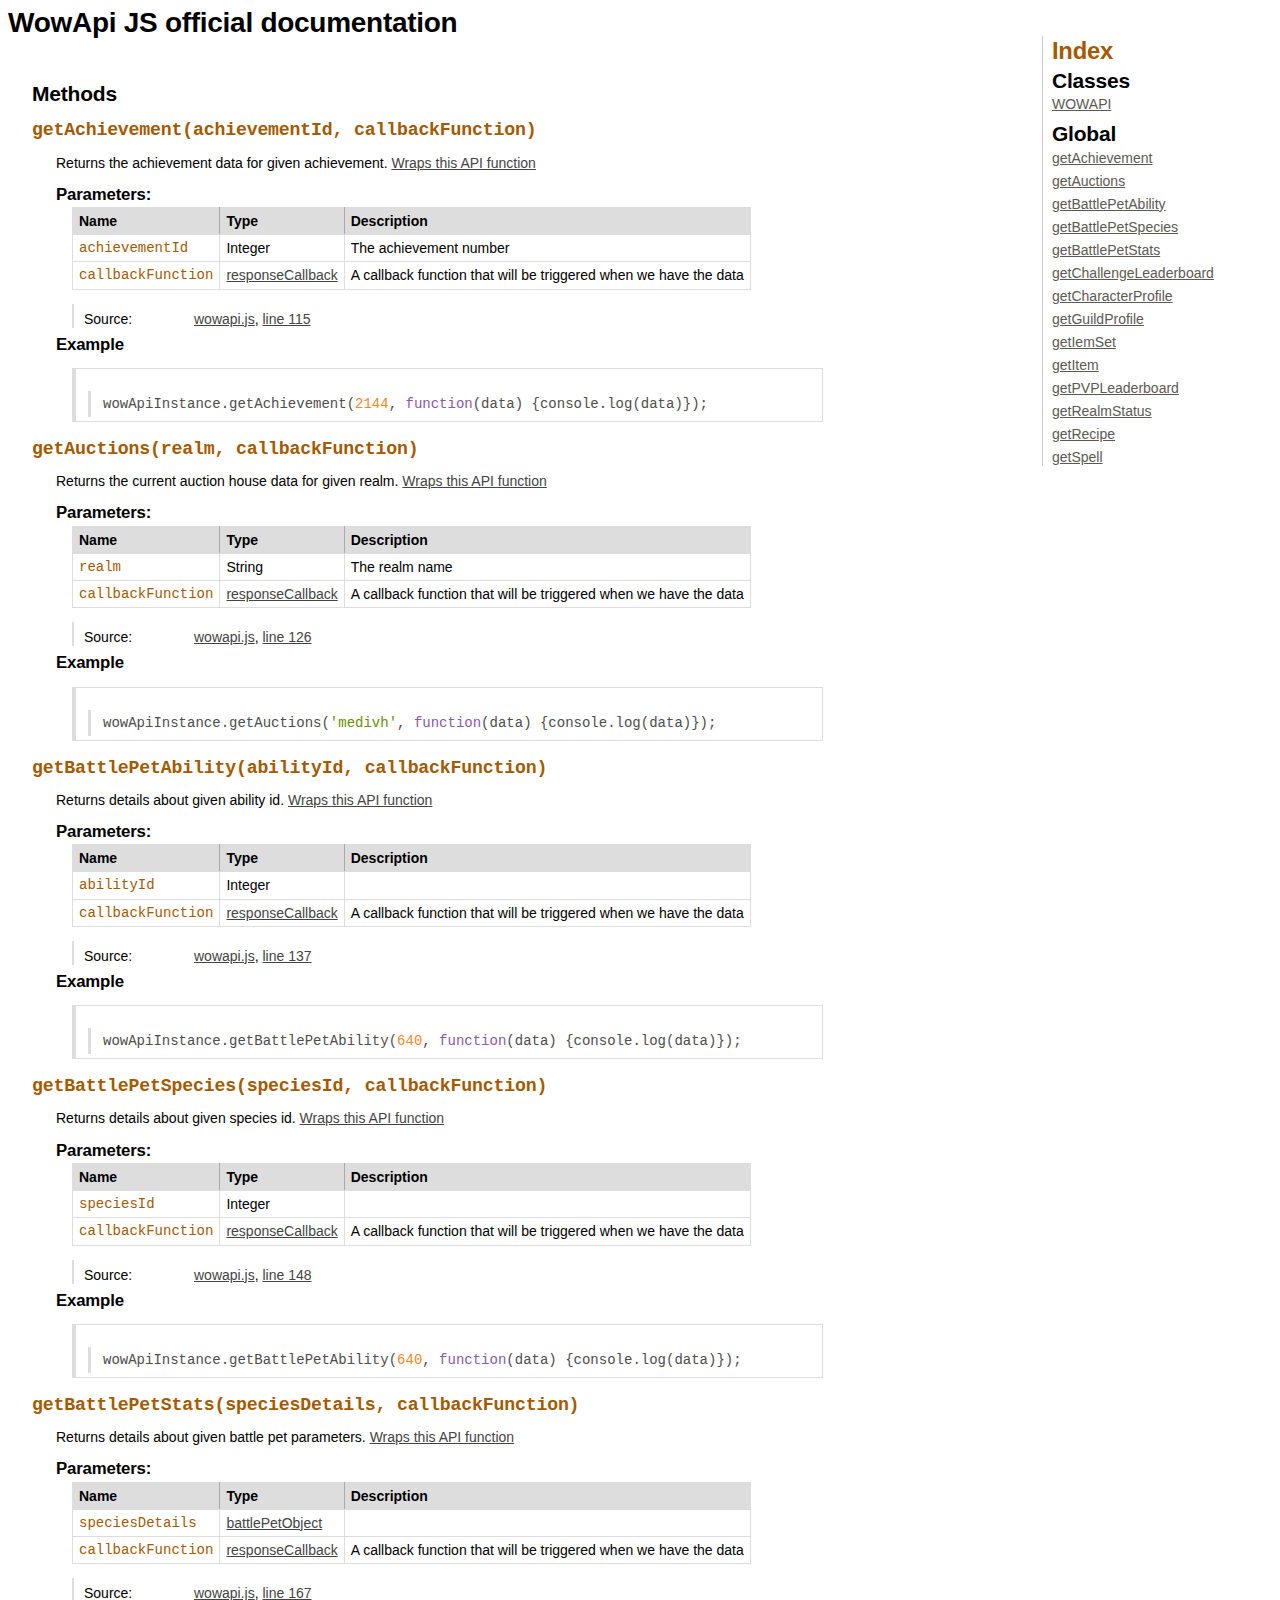
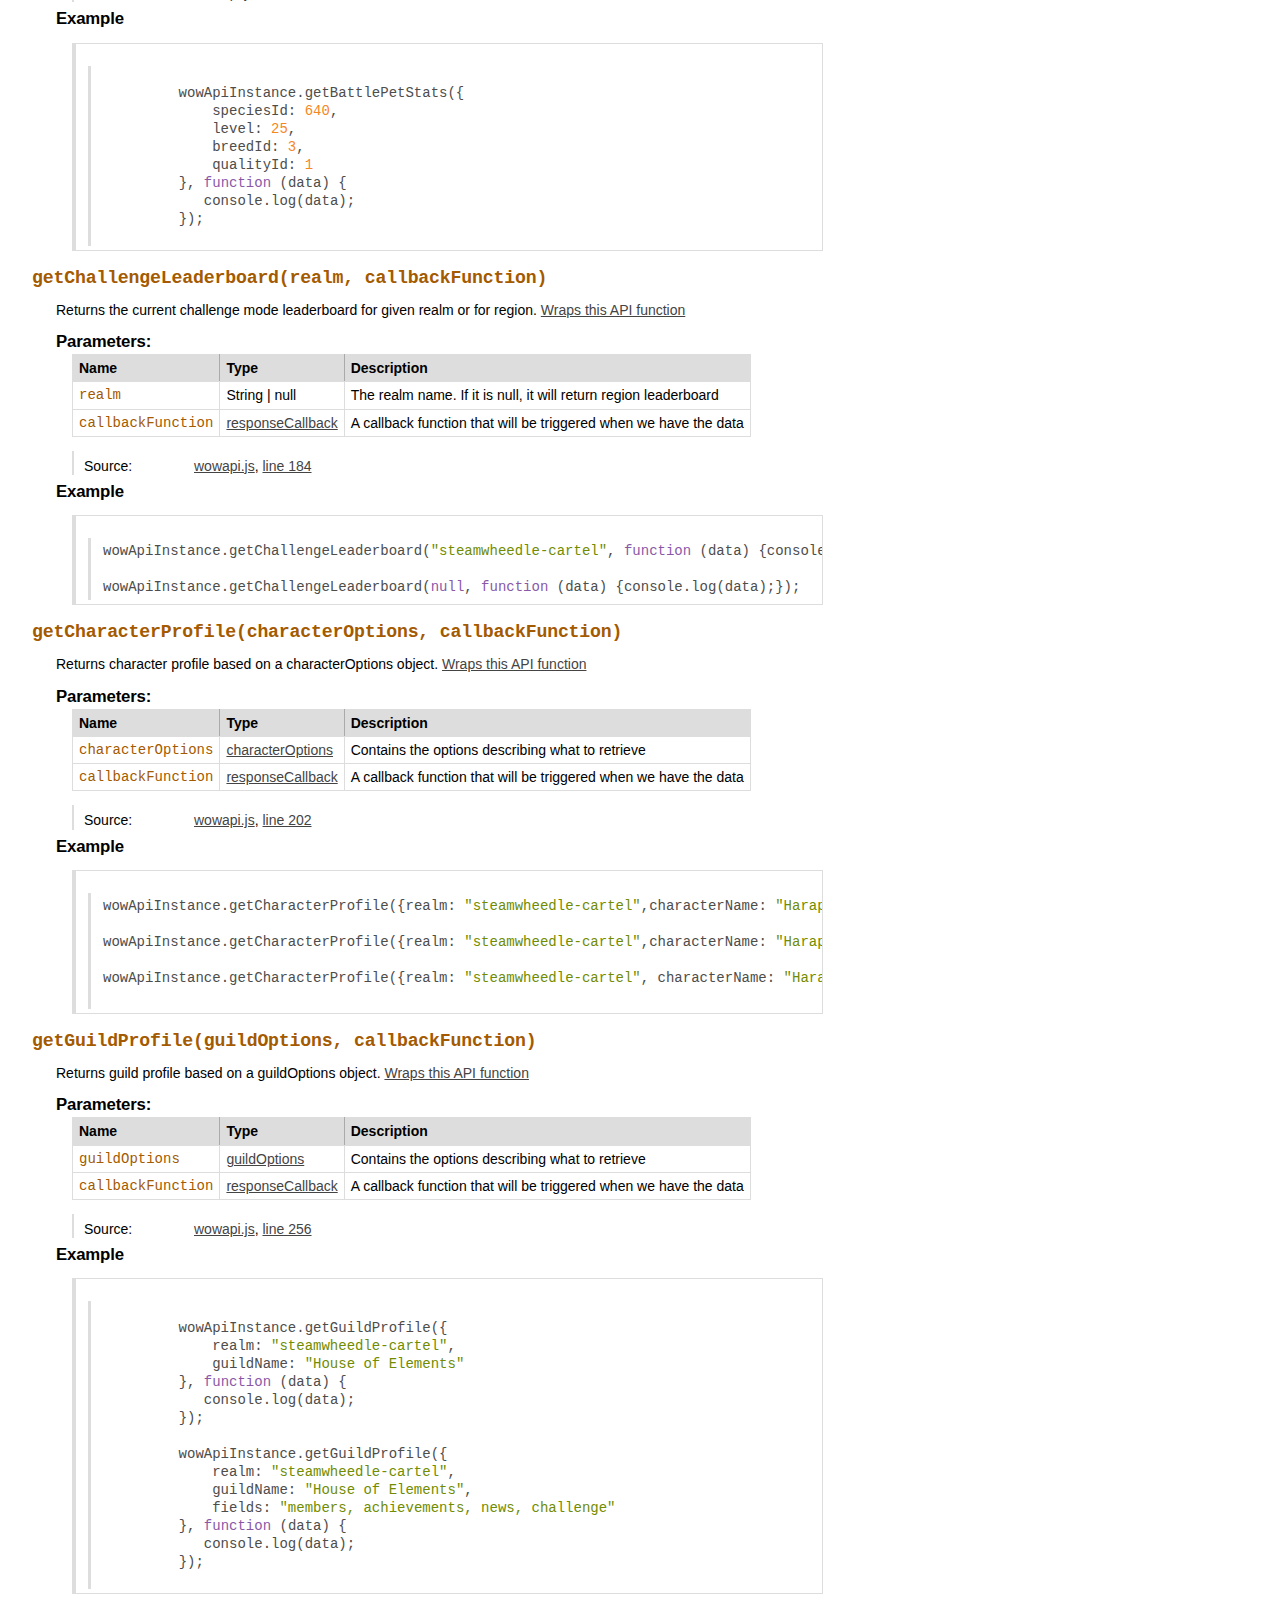
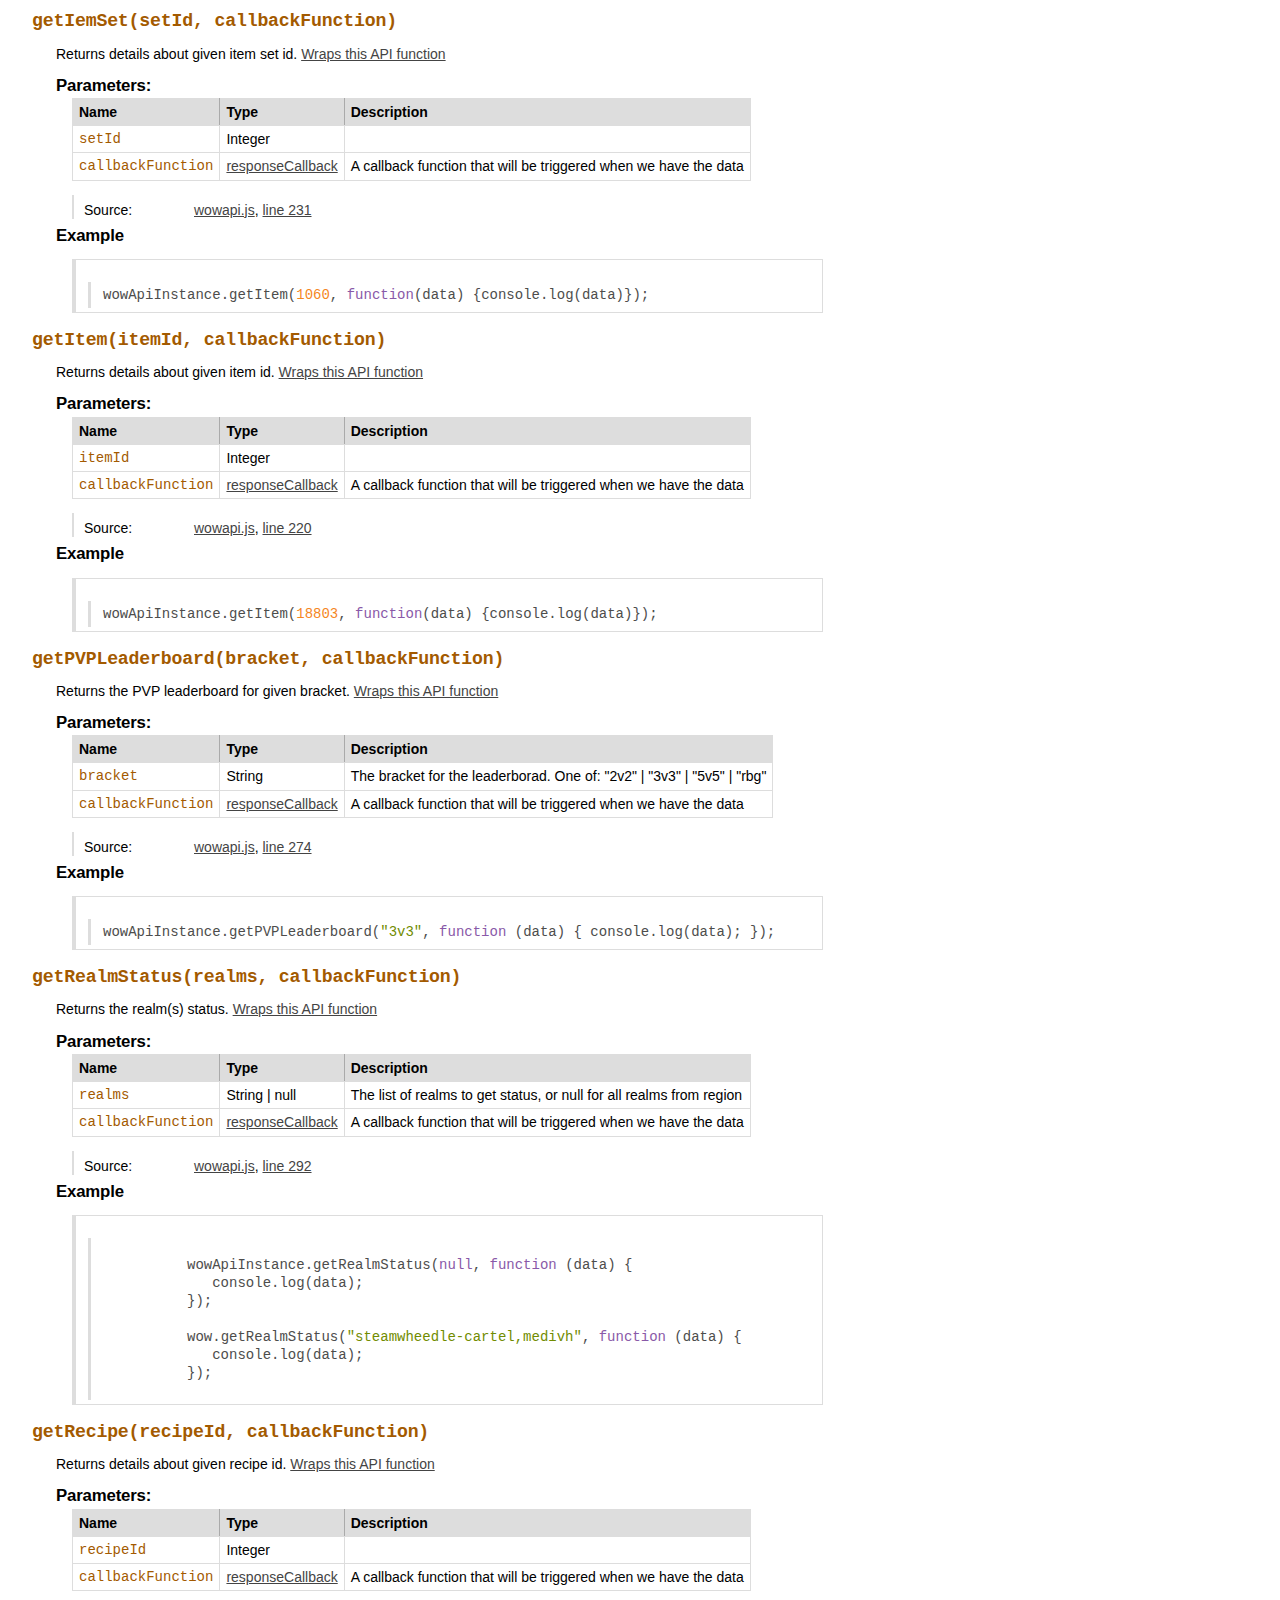
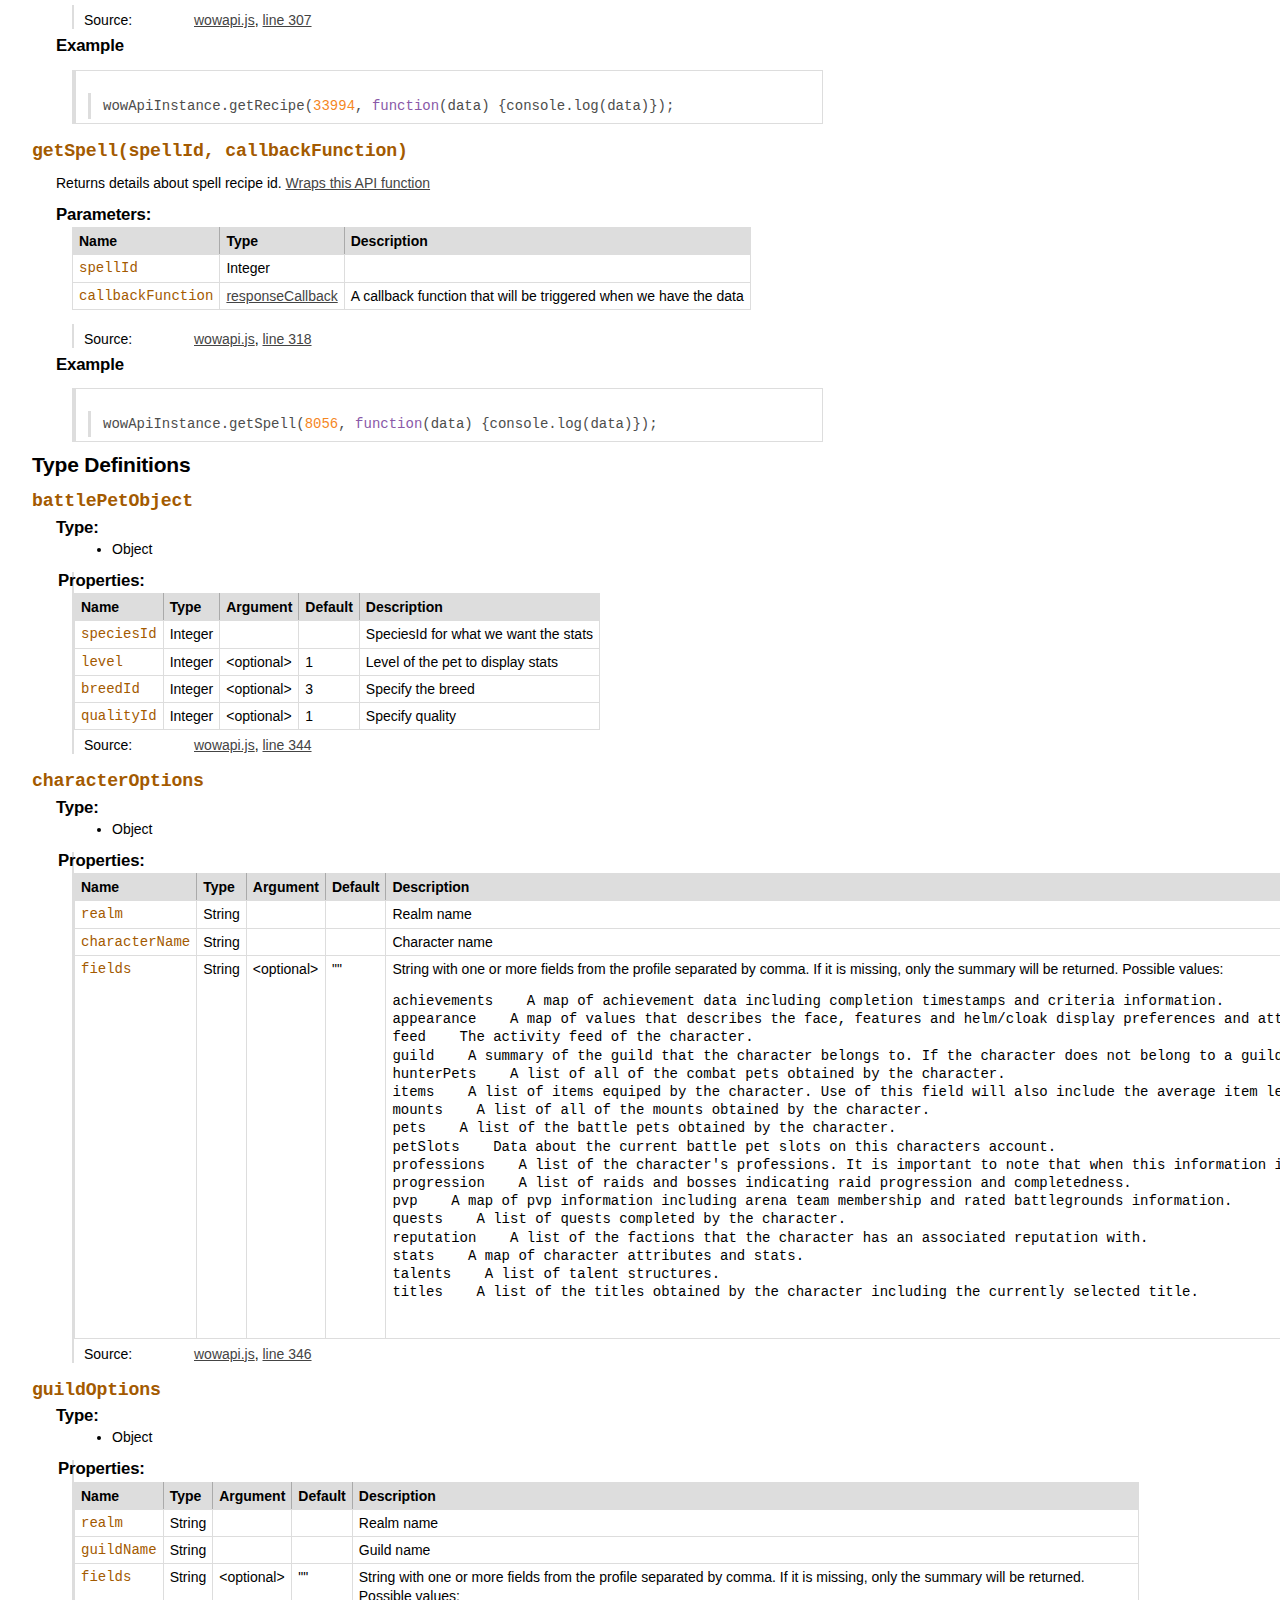
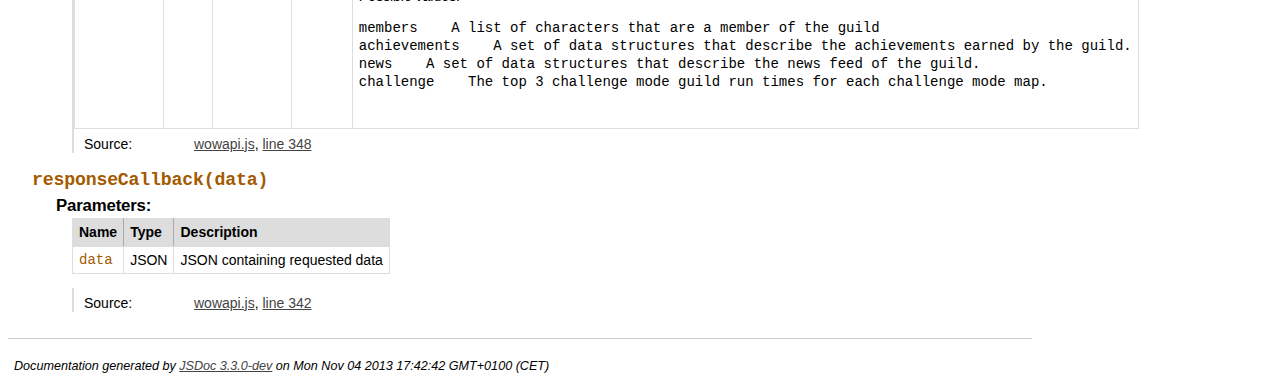
<file: docs/index.html>
<!DOCTYPE html>
<html lang="en">
<head>
    <meta charset="utf-8">
    <title>JSDoc: Global</title>
    
    <script src="scripts/prettify/prettify.js"> </script>
    <script src="scripts/prettify/lang-css.js"> </script>
    <!--[if lt IE 9]>
      <script src="//html5shiv.googlecode.com/svn/trunk/html5.js"></script>
    <![endif]-->
    <link type="text/css" rel="stylesheet" href="styles/prettify-tomorrow.css">
    <link type="text/css" rel="stylesheet" href="styles/jsdoc-default.css">
</head>

<body>

<div id="main">
    
    <h1 class="page-title">WowApi JS official documentation</h1>
    
    



<section>
    
<header>
    <h2>
    
    </h2>
    
</header>  

<article>
    <div class="container-overview">
    
    
    
        
        
        
<dl class="details">
    
        
    
    
    

    
    
    
    
    
    
    
    
    
    
    
    
    
    
    
    
    
    
    
</dl>

        
        
    
    </div>
    
    
    
    
    
    
    
    
    
    
    
    
    
    
        <h3 class="subsection-title">Methods</h3>
        
        <dl>
            
<dt>
    <h4 class="name" id="getAchievement"><span class="type-signature"></span>getAchievement<span class="signature">(achievementId, callbackFunction)</span><span class="type-signature"></span></h4>
    
    
</dt>
<dd>
    
    
    <div class="description">
        Returns the achievement data for given achievement. <a href="http://blizzard.github.io/api-wow-docs/#achievement-api "> Wraps this API function</a>
    </div>
    

    
    
    
    
    
        <h5>Parameters:</h5>
        

<table class="params">
    <thead>
	<tr>
		
		<th>Name</th>
		
		
		<th>Type</th>
		
		
		
		
		
		<th class="last">Description</th>
	</tr>
	</thead>
	
	<tbody>
	
	
        <tr>
            
                <td class="name"><code>achievementId</code></td>
            
            
            <td class="type">
            
                
<span class="param-type">Integer</span>


            
            </td>
            
            
            
            
            
            <td class="description last">The achievement number</td>
        </tr>
	
	
	
        <tr>
            
                <td class="name"><code>callbackFunction</code></td>
            
            
            <td class="type">
            
                
<span class="param-type"><a href="global.html#responseCallback">responseCallback</a></span>


            
            </td>
            
            
            
            
            
            <td class="description last">A callback function that will be triggered when we have the data</td>
        </tr>
	
	
	</tbody>
</table>
    
    
    
<dl class="details">
    
        
    
    
    

    
    
    
    
    
    
    
    
    
    
    
    
    
    <dt class="tag-source">Source:</dt>
    <dd class="tag-source"><ul class="dummy"><li>
        <a href="wowapi.js.html">wowapi.js</a>, <a href="wowapi.js.html#line115">line 115</a>
    </li></ul></dd>
    
    
    
    
    
    
    
</dl>

    
    

    

    
    
    
    
    
    
    
        <h5>Example</h5>
        
    <pre class="prettyprint"><code> <code>wowApiInstance.getAchievement(2144, function(data) {console.log(data)});</code></code></pre>

    
</dd>

        
            
<dt>
    <h4 class="name" id="getAuctions"><span class="type-signature"></span>getAuctions<span class="signature">(realm, callbackFunction)</span><span class="type-signature"></span></h4>
    
    
</dt>
<dd>
    
    
    <div class="description">
        Returns the current auction house data for given realm. <a href="http://blizzard.github.io/api-wow-docs/#auction-api "> Wraps this API function</a>
    </div>
    

    
    
    
    
    
        <h5>Parameters:</h5>
        

<table class="params">
    <thead>
	<tr>
		
		<th>Name</th>
		
		
		<th>Type</th>
		
		
		
		
		
		<th class="last">Description</th>
	</tr>
	</thead>
	
	<tbody>
	
	
        <tr>
            
                <td class="name"><code>realm</code></td>
            
            
            <td class="type">
            
                
<span class="param-type">String</span>


            
            </td>
            
            
            
            
            
            <td class="description last">The realm name</td>
        </tr>
	
	
	
        <tr>
            
                <td class="name"><code>callbackFunction</code></td>
            
            
            <td class="type">
            
                
<span class="param-type"><a href="global.html#responseCallback">responseCallback</a></span>


            
            </td>
            
            
            
            
            
            <td class="description last">A callback function that will be triggered when we have the data</td>
        </tr>
	
	
	</tbody>
</table>
    
    
    
<dl class="details">
    
        
    
    
    

    
    
    
    
    
    
    
    
    
    
    
    
    
    <dt class="tag-source">Source:</dt>
    <dd class="tag-source"><ul class="dummy"><li>
        <a href="wowapi.js.html">wowapi.js</a>, <a href="wowapi.js.html#line126">line 126</a>
    </li></ul></dd>
    
    
    
    
    
    
    
</dl>

    
    

    

    
    
    
    
    
    
    
        <h5>Example</h5>
        
    <pre class="prettyprint"><code> <code>wowApiInstance.getAuctions('medivh', function(data) {console.log(data)});</code></code></pre>

    
</dd>

        
            
<dt>
    <h4 class="name" id="getBattlePetAbility"><span class="type-signature"></span>getBattlePetAbility<span class="signature">(abilityId, callbackFunction)</span><span class="type-signature"></span></h4>
    
    
</dt>
<dd>
    
    
    <div class="description">
        Returns details about given ability id. <a href="http://blizzard.github.io/api-wow-docs/#battlepet-api/abilities "> Wraps this API function</a>
    </div>
    

    
    
    
    
    
        <h5>Parameters:</h5>
        

<table class="params">
    <thead>
	<tr>
		
		<th>Name</th>
		
		
		<th>Type</th>
		
		
		
		
		
		<th class="last">Description</th>
	</tr>
	</thead>
	
	<tbody>
	
	
        <tr>
            
                <td class="name"><code>abilityId</code></td>
            
            
            <td class="type">
            
                
<span class="param-type">Integer</span>


            
            </td>
            
            
            
            
            
            <td class="description last"></td>
        </tr>
	
	
	
        <tr>
            
                <td class="name"><code>callbackFunction</code></td>
            
            
            <td class="type">
            
                
<span class="param-type"><a href="global.html#responseCallback">responseCallback</a></span>


            
            </td>
            
            
            
            
            
            <td class="description last">A callback function that will be triggered when we have the data</td>
        </tr>
	
	
	</tbody>
</table>
    
    
    
<dl class="details">
    
        
    
    
    

    
    
    
    
    
    
    
    
    
    
    
    
    
    <dt class="tag-source">Source:</dt>
    <dd class="tag-source"><ul class="dummy"><li>
        <a href="wowapi.js.html">wowapi.js</a>, <a href="wowapi.js.html#line137">line 137</a>
    </li></ul></dd>
    
    
    
    
    
    
    
</dl>

    
    

    

    
    
    
    
    
    
    
        <h5>Example</h5>
        
    <pre class="prettyprint"><code> <code>wowApiInstance.getBattlePetAbility(640, function(data) {console.log(data)});</code></code></pre>

    
</dd>

        
            
<dt>
    <h4 class="name" id="getBattlePetSpecies"><span class="type-signature"></span>getBattlePetSpecies<span class="signature">(speciesId, callbackFunction)</span><span class="type-signature"></span></h4>
    
    
</dt>
<dd>
    
    
    <div class="description">
        Returns details about given species id. <a href="http://blizzard.github.io/api-wow-docs/#battlepet-api/species "> Wraps this API function</a>
    </div>
    

    
    
    
    
    
        <h5>Parameters:</h5>
        

<table class="params">
    <thead>
	<tr>
		
		<th>Name</th>
		
		
		<th>Type</th>
		
		
		
		
		
		<th class="last">Description</th>
	</tr>
	</thead>
	
	<tbody>
	
	
        <tr>
            
                <td class="name"><code>speciesId</code></td>
            
            
            <td class="type">
            
                
<span class="param-type">Integer</span>


            
            </td>
            
            
            
            
            
            <td class="description last"></td>
        </tr>
	
	
	
        <tr>
            
                <td class="name"><code>callbackFunction</code></td>
            
            
            <td class="type">
            
                
<span class="param-type"><a href="global.html#responseCallback">responseCallback</a></span>


            
            </td>
            
            
            
            
            
            <td class="description last">A callback function that will be triggered when we have the data</td>
        </tr>
	
	
	</tbody>
</table>
    
    
    
<dl class="details">
    
        
    
    
    

    
    
    
    
    
    
    
    
    
    
    
    
    
    <dt class="tag-source">Source:</dt>
    <dd class="tag-source"><ul class="dummy"><li>
        <a href="wowapi.js.html">wowapi.js</a>, <a href="wowapi.js.html#line148">line 148</a>
    </li></ul></dd>
    
    
    
    
    
    
    
</dl>

    
    

    

    
    
    
    
    
    
    
        <h5>Example</h5>
        
    <pre class="prettyprint"><code> <code>wowApiInstance.getBattlePetAbility(640, function(data) {console.log(data)});</code></code></pre>

    
</dd>

        
            
<dt>
    <h4 class="name" id="getBattlePetStats"><span class="type-signature"></span>getBattlePetStats<span class="signature">(speciesDetails, callbackFunction)</span><span class="type-signature"></span></h4>
    
    
</dt>
<dd>
    
    
    <div class="description">
        Returns details about given battle pet parameters. <a href="http://blizzard.github.io/api-wow-docs/#battlepet-api/stats "> Wraps this API function</a>
    </div>
    

    
    
    
    
    
        <h5>Parameters:</h5>
        

<table class="params">
    <thead>
	<tr>
		
		<th>Name</th>
		
		
		<th>Type</th>
		
		
		
		
		
		<th class="last">Description</th>
	</tr>
	</thead>
	
	<tbody>
	
	
        <tr>
            
                <td class="name"><code>speciesDetails</code></td>
            
            
            <td class="type">
            
                
<span class="param-type"><a href="global.html#battlePetObject">battlePetObject</a></span>


            
            </td>
            
            
            
            
            
            <td class="description last"></td>
        </tr>
	
	
	
        <tr>
            
                <td class="name"><code>callbackFunction</code></td>
            
            
            <td class="type">
            
                
<span class="param-type"><a href="global.html#responseCallback">responseCallback</a></span>


            
            </td>
            
            
            
            
            
            <td class="description last">A callback function that will be triggered when we have the data</td>
        </tr>
	
	
	</tbody>
</table>
    
    
    
<dl class="details">
    
        
    
    
    

    
    
    
    
    
    
    
    
    
    
    
    
    
    <dt class="tag-source">Source:</dt>
    <dd class="tag-source"><ul class="dummy"><li>
        <a href="wowapi.js.html">wowapi.js</a>, <a href="wowapi.js.html#line167">line 167</a>
    </li></ul></dd>
    
    
    
    
    
    
    
</dl>

    
    

    

    
    
    
    
    
    
    
        <h5>Example</h5>
        
    <pre class="prettyprint"><code> <code><pre>
         wowApiInstance.getBattlePetStats({
             speciesId: 640,
             level: 25,
             breedId: 3,
             qualityId: 1
         }, function (data) {
            console.log(data);
         });</pre></code></code></pre>

    
</dd>

        
            
<dt>
    <h4 class="name" id="getChallengeLeaderboard"><span class="type-signature"></span>getChallengeLeaderboard<span class="signature">(realm, callbackFunction)</span><span class="type-signature"></span></h4>
    
    
</dt>
<dd>
    
    
    <div class="description">
        Returns the current challenge mode leaderboard for given realm or for region. <a href="http://blizzard.github.io/api-wow-docs/#challenge-mode-api "> Wraps this API function</a>
    </div>
    

    
    
    
    
    
        <h5>Parameters:</h5>
        

<table class="params">
    <thead>
	<tr>
		
		<th>Name</th>
		
		
		<th>Type</th>
		
		
		
		
		
		<th class="last">Description</th>
	</tr>
	</thead>
	
	<tbody>
	
	
        <tr>
            
                <td class="name"><code>realm</code></td>
            
            
            <td class="type">
            
                
<span class="param-type">String</span>
|

<span class="param-type">null</span>


            
            </td>
            
            
            
            
            
            <td class="description last">The realm name. If it is null, it will return region leaderboard</td>
        </tr>
	
	
	
        <tr>
            
                <td class="name"><code>callbackFunction</code></td>
            
            
            <td class="type">
            
                
<span class="param-type"><a href="global.html#responseCallback">responseCallback</a></span>


            
            </td>
            
            
            
            
            
            <td class="description last">A callback function that will be triggered when we have the data</td>
        </tr>
	
	
	</tbody>
</table>
    
    
    
<dl class="details">
    
        
    
    
    

    
    
    
    
    
    
    
    
    
    
    
    
    
    <dt class="tag-source">Source:</dt>
    <dd class="tag-source"><ul class="dummy"><li>
        <a href="wowapi.js.html">wowapi.js</a>, <a href="wowapi.js.html#line184">line 184</a>
    </li></ul></dd>
    
    
    
    
    
    
    
</dl>

    
    

    

    
    
    
    
    
    
    
        <h5>Example</h5>
        
    <pre class="prettyprint"><code> <code>wowApiInstance.getChallengeLeaderboard("steamwheedle-cartel", function (data) {console.log(data);});<br />
wowApiInstance.getChallengeLeaderboard(null, function (data) {console.log(data);});
</code></code></pre>

    
</dd>

        
            
<dt>
    <h4 class="name" id="getCharacterProfile"><span class="type-signature"></span>getCharacterProfile<span class="signature">(characterOptions, callbackFunction)</span><span class="type-signature"></span></h4>
    
    
</dt>
<dd>
    
    
    <div class="description">
        Returns character profile based on a characterOptions object. <a href="http://blizzard.github.io/api-wow-docs/#character-profile-api "> Wraps this API function</a>
    </div>
    

    
    
    
    
    
        <h5>Parameters:</h5>
        

<table class="params">
    <thead>
	<tr>
		
		<th>Name</th>
		
		
		<th>Type</th>
		
		
		
		
		
		<th class="last">Description</th>
	</tr>
	</thead>
	
	<tbody>
	
	
        <tr>
            
                <td class="name"><code>characterOptions</code></td>
            
            
            <td class="type">
            
                
<span class="param-type"><a href="global.html#characterOptions">characterOptions</a></span>


            
            </td>
            
            
            
            
            
            <td class="description last">Contains the options describing what to retrieve</td>
        </tr>
	
	
	
        <tr>
            
                <td class="name"><code>callbackFunction</code></td>
            
            
            <td class="type">
            
                
<span class="param-type"><a href="global.html#responseCallback">responseCallback</a></span>


            
            </td>
            
            
            
            
            
            <td class="description last">A callback function that will be triggered when we have the data</td>
        </tr>
	
	
	</tbody>
</table>
    
    
    
<dl class="details">
    
        
    
    
    

    
    
    
    
    
    
    
    
    
    
    
    
    
    <dt class="tag-source">Source:</dt>
    <dd class="tag-source"><ul class="dummy"><li>
        <a href="wowapi.js.html">wowapi.js</a>, <a href="wowapi.js.html#line202">line 202</a>
    </li></ul></dd>
    
    
    
    
    
    
    
</dl>

    
    

    

    
    
    
    
    
    
    
        <h5>Example</h5>
        
    <pre class="prettyprint"><code> <code>wowApiInstance.getCharacterProfile({realm: "steamwheedle-cartel",characterName: "HarapAlb"}, function (data) {console.log(data);});<br />
wowApiInstance.getCharacterProfile({realm: "steamwheedle-cartel",characterName: "HarapAlb",fields: "items"}, function (data) { console.log(data); });<br />
wowApiInstance.getCharacterProfile({realm: "steamwheedle-cartel", characterName: "HarapAlb", fields: "items, pets, stats, titles"}, function (data) {console.log(data);});<br />
</code></code></pre>

    
</dd>

        
            
<dt>
    <h4 class="name" id="getGuildProfile"><span class="type-signature"></span>getGuildProfile<span class="signature">(guildOptions, callbackFunction)</span><span class="type-signature"></span></h4>
    
    
</dt>
<dd>
    
    
    <div class="description">
        Returns guild profile based on a guildOptions object. <a href="http://blizzard.github.io/api-wow-docs/#guild-profile-api "> Wraps this API function</a>
    </div>
    

    
    
    
    
    
        <h5>Parameters:</h5>
        

<table class="params">
    <thead>
	<tr>
		
		<th>Name</th>
		
		
		<th>Type</th>
		
		
		
		
		
		<th class="last">Description</th>
	</tr>
	</thead>
	
	<tbody>
	
	
        <tr>
            
                <td class="name"><code>guildOptions</code></td>
            
            
            <td class="type">
            
                
<span class="param-type"><a href="global.html#guildOptions">guildOptions</a></span>


            
            </td>
            
            
            
            
            
            <td class="description last">Contains the options describing what to retrieve</td>
        </tr>
	
	
	
        <tr>
            
                <td class="name"><code>callbackFunction</code></td>
            
            
            <td class="type">
            
                
<span class="param-type"><a href="global.html#responseCallback">responseCallback</a></span>


            
            </td>
            
            
            
            
            
            <td class="description last">A callback function that will be triggered when we have the data</td>
        </tr>
	
	
	</tbody>
</table>
    
    
    
<dl class="details">
    
        
    
    
    

    
    
    
    
    
    
    
    
    
    
    
    
    
    <dt class="tag-source">Source:</dt>
    <dd class="tag-source"><ul class="dummy"><li>
        <a href="wowapi.js.html">wowapi.js</a>, <a href="wowapi.js.html#line256">line 256</a>
    </li></ul></dd>
    
    
    
    
    
    
    
</dl>

    
    

    

    
    
    
    
    
    
    
        <h5>Example</h5>
        
    <pre class="prettyprint"><code> <code><pre>
         wowApiInstance.getGuildProfile({
             realm: "steamwheedle-cartel",
             guildName: "House of Elements"
         }, function (data) {
            console.log(data);
         });<br />
         wowApiInstance.getGuildProfile({
             realm: "steamwheedle-cartel",
             guildName: "House of Elements",
             fields: "members, achievements, news, challenge"
         }, function (data) {
            console.log(data);
         });
</pre></code></code></pre>

    
</dd>

        
            
<dt>
    <h4 class="name" id="getIemSet"><span class="type-signature"></span>getIemSet<span class="signature">(setId, callbackFunction)</span><span class="type-signature"></span></h4>
    
    
</dt>
<dd>
    
    
    <div class="description">
        Returns details about given item set id. <a href="http://blizzard.github.io/api-wow-docs/#item-api/item-set "> Wraps this API function</a>
    </div>
    

    
    
    
    
    
        <h5>Parameters:</h5>
        

<table class="params">
    <thead>
	<tr>
		
		<th>Name</th>
		
		
		<th>Type</th>
		
		
		
		
		
		<th class="last">Description</th>
	</tr>
	</thead>
	
	<tbody>
	
	
        <tr>
            
                <td class="name"><code>setId</code></td>
            
            
            <td class="type">
            
                
<span class="param-type">Integer</span>


            
            </td>
            
            
            
            
            
            <td class="description last"></td>
        </tr>
	
	
	
        <tr>
            
                <td class="name"><code>callbackFunction</code></td>
            
            
            <td class="type">
            
                
<span class="param-type"><a href="global.html#responseCallback">responseCallback</a></span>


            
            </td>
            
            
            
            
            
            <td class="description last">A callback function that will be triggered when we have the data</td>
        </tr>
	
	
	</tbody>
</table>
    
    
    
<dl class="details">
    
        
    
    
    

    
    
    
    
    
    
    
    
    
    
    
    
    
    <dt class="tag-source">Source:</dt>
    <dd class="tag-source"><ul class="dummy"><li>
        <a href="wowapi.js.html">wowapi.js</a>, <a href="wowapi.js.html#line231">line 231</a>
    </li></ul></dd>
    
    
    
    
    
    
    
</dl>

    
    

    

    
    
    
    
    
    
    
        <h5>Example</h5>
        
    <pre class="prettyprint"><code> <code>wowApiInstance.getItem(1060, function(data) {console.log(data)});</code></code></pre>

    
</dd>

        
            
<dt>
    <h4 class="name" id="getItem"><span class="type-signature"></span>getItem<span class="signature">(itemId, callbackFunction)</span><span class="type-signature"></span></h4>
    
    
</dt>
<dd>
    
    
    <div class="description">
        Returns details about given item id. <a href="http://blizzard.github.io/api-wow-docs/#item-api/individual-item "> Wraps this API function</a>
    </div>
    

    
    
    
    
    
        <h5>Parameters:</h5>
        

<table class="params">
    <thead>
	<tr>
		
		<th>Name</th>
		
		
		<th>Type</th>
		
		
		
		
		
		<th class="last">Description</th>
	</tr>
	</thead>
	
	<tbody>
	
	
        <tr>
            
                <td class="name"><code>itemId</code></td>
            
            
            <td class="type">
            
                
<span class="param-type">Integer</span>


            
            </td>
            
            
            
            
            
            <td class="description last"></td>
        </tr>
	
	
	
        <tr>
            
                <td class="name"><code>callbackFunction</code></td>
            
            
            <td class="type">
            
                
<span class="param-type"><a href="global.html#responseCallback">responseCallback</a></span>


            
            </td>
            
            
            
            
            
            <td class="description last">A callback function that will be triggered when we have the data</td>
        </tr>
	
	
	</tbody>
</table>
    
    
    
<dl class="details">
    
        
    
    
    

    
    
    
    
    
    
    
    
    
    
    
    
    
    <dt class="tag-source">Source:</dt>
    <dd class="tag-source"><ul class="dummy"><li>
        <a href="wowapi.js.html">wowapi.js</a>, <a href="wowapi.js.html#line220">line 220</a>
    </li></ul></dd>
    
    
    
    
    
    
    
</dl>

    
    

    

    
    
    
    
    
    
    
        <h5>Example</h5>
        
    <pre class="prettyprint"><code> <code>wowApiInstance.getItem(18803, function(data) {console.log(data)});</code></code></pre>

    
</dd>

        
            
<dt>
    <h4 class="name" id="getPVPLeaderboard"><span class="type-signature"></span>getPVPLeaderboard<span class="signature">(bracket, callbackFunction)</span><span class="type-signature"></span></h4>
    
    
</dt>
<dd>
    
    
    <div class="description">
        Returns the PVP leaderboard for given bracket. <a href="http://blizzard.github.io/api-wow-docs/#pvp-api "> Wraps this API function</a>
    </div>
    

    
    
    
    
    
        <h5>Parameters:</h5>
        

<table class="params">
    <thead>
	<tr>
		
		<th>Name</th>
		
		
		<th>Type</th>
		
		
		
		
		
		<th class="last">Description</th>
	</tr>
	</thead>
	
	<tbody>
	
	
        <tr>
            
                <td class="name"><code>bracket</code></td>
            
            
            <td class="type">
            
                
<span class="param-type">String</span>


            
            </td>
            
            
            
            
            
            <td class="description last">The bracket for the leaderborad. One of: "2v2" | "3v3" | "5v5" | "rbg"</td>
        </tr>
	
	
	
        <tr>
            
                <td class="name"><code>callbackFunction</code></td>
            
            
            <td class="type">
            
                
<span class="param-type"><a href="global.html#responseCallback">responseCallback</a></span>


            
            </td>
            
            
            
            
            
            <td class="description last">A callback function that will be triggered when we have the data</td>
        </tr>
	
	
	</tbody>
</table>
    
    
    
<dl class="details">
    
        
    
    
    

    
    
    
    
    
    
    
    
    
    
    
    
    
    <dt class="tag-source">Source:</dt>
    <dd class="tag-source"><ul class="dummy"><li>
        <a href="wowapi.js.html">wowapi.js</a>, <a href="wowapi.js.html#line274">line 274</a>
    </li></ul></dd>
    
    
    
    
    
    
    
</dl>

    
    

    

    
    
    
    
    
    
    
        <h5>Example</h5>
        
    <pre class="prettyprint"><code> <code>wowApiInstance.getPVPLeaderboard("3v3", function (data) { console.log(data); });</code></code></pre>

    
</dd>

        
            
<dt>
    <h4 class="name" id="getRealmStatus"><span class="type-signature"></span>getRealmStatus<span class="signature">(realms, callbackFunction)</span><span class="type-signature"></span></h4>
    
    
</dt>
<dd>
    
    
    <div class="description">
        Returns the realm(s) status. <a href="http://blizzard.github.io/api-wow-docs/#realm-status-api "> Wraps this API function</a>
    </div>
    

    
    
    
    
    
        <h5>Parameters:</h5>
        

<table class="params">
    <thead>
	<tr>
		
		<th>Name</th>
		
		
		<th>Type</th>
		
		
		
		
		
		<th class="last">Description</th>
	</tr>
	</thead>
	
	<tbody>
	
	
        <tr>
            
                <td class="name"><code>realms</code></td>
            
            
            <td class="type">
            
                
<span class="param-type">String</span>
|

<span class="param-type">null</span>


            
            </td>
            
            
            
            
            
            <td class="description last">The list of realms to get status, or null for all realms from region</td>
        </tr>
	
	
	
        <tr>
            
                <td class="name"><code>callbackFunction</code></td>
            
            
            <td class="type">
            
                
<span class="param-type"><a href="global.html#responseCallback">responseCallback</a></span>


            
            </td>
            
            
            
            
            
            <td class="description last">A callback function that will be triggered when we have the data</td>
        </tr>
	
	
	</tbody>
</table>
    
    
    
<dl class="details">
    
        
    
    
    

    
    
    
    
    
    
    
    
    
    
    
    
    
    <dt class="tag-source">Source:</dt>
    <dd class="tag-source"><ul class="dummy"><li>
        <a href="wowapi.js.html">wowapi.js</a>, <a href="wowapi.js.html#line292">line 292</a>
    </li></ul></dd>
    
    
    
    
    
    
    
</dl>

    
    

    

    
    
    
    
    
    
    
        <h5>Example</h5>
        
    <pre class="prettyprint"><code> <code><pre>
          wowApiInstance.getRealmStatus(null, function (data) {
             console.log(data);
          });<br />
          wow.getRealmStatus("steamwheedle-cartel,medivh", function (data) {
             console.log(data);
          });
</pre></code></code></pre>

    
</dd>

        
            
<dt>
    <h4 class="name" id="getRecipe"><span class="type-signature"></span>getRecipe<span class="signature">(recipeId, callbackFunction)</span><span class="type-signature"></span></h4>
    
    
</dt>
<dd>
    
    
    <div class="description">
        Returns details about given recipe id. <a href="http://blizzard.github.io/api-wow-docs/#recipe-api "> Wraps this API function</a>
    </div>
    

    
    
    
    
    
        <h5>Parameters:</h5>
        

<table class="params">
    <thead>
	<tr>
		
		<th>Name</th>
		
		
		<th>Type</th>
		
		
		
		
		
		<th class="last">Description</th>
	</tr>
	</thead>
	
	<tbody>
	
	
        <tr>
            
                <td class="name"><code>recipeId</code></td>
            
            
            <td class="type">
            
                
<span class="param-type">Integer</span>


            
            </td>
            
            
            
            
            
            <td class="description last"></td>
        </tr>
	
	
	
        <tr>
            
                <td class="name"><code>callbackFunction</code></td>
            
            
            <td class="type">
            
                
<span class="param-type"><a href="global.html#responseCallback">responseCallback</a></span>


            
            </td>
            
            
            
            
            
            <td class="description last">A callback function that will be triggered when we have the data</td>
        </tr>
	
	
	</tbody>
</table>
    
    
    
<dl class="details">
    
        
    
    
    

    
    
    
    
    
    
    
    
    
    
    
    
    
    <dt class="tag-source">Source:</dt>
    <dd class="tag-source"><ul class="dummy"><li>
        <a href="wowapi.js.html">wowapi.js</a>, <a href="wowapi.js.html#line307">line 307</a>
    </li></ul></dd>
    
    
    
    
    
    
    
</dl>

    
    

    

    
    
    
    
    
    
    
        <h5>Example</h5>
        
    <pre class="prettyprint"><code> <code>wowApiInstance.getRecipe(33994, function(data) {console.log(data)});</code></code></pre>

    
</dd>

        
            
<dt>
    <h4 class="name" id="getSpell"><span class="type-signature"></span>getSpell<span class="signature">(spellId, callbackFunction)</span><span class="type-signature"></span></h4>
    
    
</dt>
<dd>
    
    
    <div class="description">
        Returns details about spell recipe id. <a href="http://blizzard.github.io/api-wow-docs/#spell-api "> Wraps this API function</a>
    </div>
    

    
    
    
    
    
        <h5>Parameters:</h5>
        

<table class="params">
    <thead>
	<tr>
		
		<th>Name</th>
		
		
		<th>Type</th>
		
		
		
		
		
		<th class="last">Description</th>
	</tr>
	</thead>
	
	<tbody>
	
	
        <tr>
            
                <td class="name"><code>spellId</code></td>
            
            
            <td class="type">
            
                
<span class="param-type">Integer</span>


            
            </td>
            
            
            
            
            
            <td class="description last"></td>
        </tr>
	
	
	
        <tr>
            
                <td class="name"><code>callbackFunction</code></td>
            
            
            <td class="type">
            
                
<span class="param-type"><a href="global.html#responseCallback">responseCallback</a></span>


            
            </td>
            
            
            
            
            
            <td class="description last">A callback function that will be triggered when we have the data</td>
        </tr>
	
	
	</tbody>
</table>
    
    
    
<dl class="details">
    
        
    
    
    

    
    
    
    
    
    
    
    
    
    
    
    
    
    <dt class="tag-source">Source:</dt>
    <dd class="tag-source"><ul class="dummy"><li>
        <a href="wowapi.js.html">wowapi.js</a>, <a href="wowapi.js.html#line318">line 318</a>
    </li></ul></dd>
    
    
    
    
    
    
    
</dl>

    
    

    

    
    
    
    
    
    
    
        <h5>Example</h5>
        
    <pre class="prettyprint"><code> <code>wowApiInstance.getSpell(8056, function(data) {console.log(data)});</code></code></pre>

    
</dd>

        </dl>
    
    
    
        <h3 class="subsection-title">Type Definitions</h3>
        
        <dl>
                
<dt>
    <h4 class="name" id="battlePetObject">battlePetObject</h4>
    
    
</dt>
<dd>
    
    
    
        <h5>Type:</h5>
        <ul>
            <li>
                
<span class="param-type">Object</span>


            </li>
        </ul>
    

    
<dl class="details">
    
        
        <h5 class="subsection-title">Properties:</h5>
        
        <dl>

<table class="props">
    <thead>
	<tr>
		
		<th>Name</th>
		
		
		<th>Type</th>
		
		
		<th>Argument</th>
		
		
		
		<th>Default</th>
		
		
		<th class="last">Description</th>
	</tr>
	</thead>
	
	<tbody>
	
	
        <tr>
            
                <td class="name"><code>speciesId</code></td>
            
            
            <td class="type">
            
                
<span class="param-type">Integer</span>


            
            </td>
            
            
                <td class="attributes">
                
                    
                
                </td>
            
            
            
                <td class="default">
                
                </td>
            
            
            <td class="description last">SpeciesId for what we want the stats</td>
        </tr>
	
	
	
        <tr>
            
                <td class="name"><code>level</code></td>
            
            
            <td class="type">
            
                
<span class="param-type">Integer</span>


            
            </td>
            
            
                <td class="attributes">
                
                    &lt;optional><br>
                
                    
                
                </td>
            
            
            
                <td class="default">
                
                    1
                
                </td>
            
            
            <td class="description last">Level of the pet to display stats</td>
        </tr>
	
	
	
        <tr>
            
                <td class="name"><code>breedId</code></td>
            
            
            <td class="type">
            
                
<span class="param-type">Integer</span>


            
            </td>
            
            
                <td class="attributes">
                
                    &lt;optional><br>
                
                    
                
                </td>
            
            
            
                <td class="default">
                
                    3
                
                </td>
            
            
            <td class="description last">Specify the breed</td>
        </tr>
	
	
	
        <tr>
            
                <td class="name"><code>qualityId</code></td>
            
            
            <td class="type">
            
                
<span class="param-type">Integer</span>


            
            </td>
            
            
                <td class="attributes">
                
                    &lt;optional><br>
                
                    
                
                </td>
            
            
            
                <td class="default">
                
                    1
                
                </td>
            
            
            <td class="description last">Specify quality</td>
        </tr>
	
	
	</tbody>
</table></dl>
        
    
        
    
    
    

    
    
    
    
    
    
    
    
    
    
    
    
    
    <dt class="tag-source">Source:</dt>
    <dd class="tag-source"><ul class="dummy"><li>
        <a href="wowapi.js.html">wowapi.js</a>, <a href="wowapi.js.html#line344">line 344</a>
    </li></ul></dd>
    
    
    
    
    
    
    
</dl>

    
    
</dd>

            
                
<dt>
    <h4 class="name" id="characterOptions">characterOptions</h4>
    
    
</dt>
<dd>
    
    
    
        <h5>Type:</h5>
        <ul>
            <li>
                
<span class="param-type">Object</span>


            </li>
        </ul>
    

    
<dl class="details">
    
        
        <h5 class="subsection-title">Properties:</h5>
        
        <dl>

<table class="props">
    <thead>
	<tr>
		
		<th>Name</th>
		
		
		<th>Type</th>
		
		
		<th>Argument</th>
		
		
		
		<th>Default</th>
		
		
		<th class="last">Description</th>
	</tr>
	</thead>
	
	<tbody>
	
	
        <tr>
            
                <td class="name"><code>realm</code></td>
            
            
            <td class="type">
            
                
<span class="param-type">String</span>


            
            </td>
            
            
                <td class="attributes">
                
                    
                
                </td>
            
            
            
                <td class="default">
                
                </td>
            
            
            <td class="description last">Realm name</td>
        </tr>
	
	
	
        <tr>
            
                <td class="name"><code>characterName</code></td>
            
            
            <td class="type">
            
                
<span class="param-type">String</span>


            
            </td>
            
            
                <td class="attributes">
                
                    
                
                </td>
            
            
            
                <td class="default">
                
                </td>
            
            
            <td class="description last">Character name</td>
        </tr>
	
	
	
        <tr>
            
                <td class="name"><code>fields</code></td>
            
            
            <td class="type">
            
                
<span class="param-type">String</span>


            
            </td>
            
            
                <td class="attributes">
                
                    &lt;optional><br>
                
                    
                
                </td>
            
            
            
                <td class="default">
                
                    ""
                
                </td>
            
            
            <td class="description last">String with one or more fields from the profile separated by comma.
If it is missing, only the summary will be returned.
Possible values:
<pre>
achievements    A map of achievement data including completion timestamps and criteria information.
appearance    A map of values that describes the face, features and helm/cloak display preferences and attributes.
feed    The activity feed of the character.
guild    A summary of the guild that the character belongs to. If the character does not belong to a guild and this field is requested, this field will not be exposed.
hunterPets    A list of all of the combat pets obtained by the character.
items    A list of items equiped by the character. Use of this field will also include the average item level and average item level equipped for the character.
mounts    A list of all of the mounts obtained by the character.
pets    A list of the battle pets obtained by the character.
petSlots    Data about the current battle pet slots on this characters account.
professions    A list of the character's professions. It is important to note that when this information is retrieved, it will also include the known recipes of each of the listed professions.
progression    A list of raids and bosses indicating raid progression and completedness.
pvp    A map of pvp information including arena team membership and rated battlegrounds information.
quests    A list of quests completed by the character.
reputation    A list of the factions that the character has an associated reputation with.
stats    A map of character attributes and stats.
talents    A list of talent structures.
titles    A list of the titles obtained by the character including the currently selected title.
     </pre></td>
        </tr>
	
	
	</tbody>
</table></dl>
        
    
        
    
    
    

    
    
    
    
    
    
    
    
    
    
    
    
    
    <dt class="tag-source">Source:</dt>
    <dd class="tag-source"><ul class="dummy"><li>
        <a href="wowapi.js.html">wowapi.js</a>, <a href="wowapi.js.html#line346">line 346</a>
    </li></ul></dd>
    
    
    
    
    
    
    
</dl>

    
    
</dd>

            
                
<dt>
    <h4 class="name" id="guildOptions">guildOptions</h4>
    
    
</dt>
<dd>
    
    
    
        <h5>Type:</h5>
        <ul>
            <li>
                
<span class="param-type">Object</span>


            </li>
        </ul>
    

    
<dl class="details">
    
        
        <h5 class="subsection-title">Properties:</h5>
        
        <dl>

<table class="props">
    <thead>
	<tr>
		
		<th>Name</th>
		
		
		<th>Type</th>
		
		
		<th>Argument</th>
		
		
		
		<th>Default</th>
		
		
		<th class="last">Description</th>
	</tr>
	</thead>
	
	<tbody>
	
	
        <tr>
            
                <td class="name"><code>realm</code></td>
            
            
            <td class="type">
            
                
<span class="param-type">String</span>


            
            </td>
            
            
                <td class="attributes">
                
                    
                
                </td>
            
            
            
                <td class="default">
                
                </td>
            
            
            <td class="description last">Realm name</td>
        </tr>
	
	
	
        <tr>
            
                <td class="name"><code>guildName</code></td>
            
            
            <td class="type">
            
                
<span class="param-type">String</span>


            
            </td>
            
            
                <td class="attributes">
                
                    
                
                </td>
            
            
            
                <td class="default">
                
                </td>
            
            
            <td class="description last">Guild name</td>
        </tr>
	
	
	
        <tr>
            
                <td class="name"><code>fields</code></td>
            
            
            <td class="type">
            
                
<span class="param-type">String</span>


            
            </td>
            
            
                <td class="attributes">
                
                    &lt;optional><br>
                
                    
                
                </td>
            
            
            
                <td class="default">
                
                    ""
                
                </td>
            
            
            <td class="description last">String with one or more fields from the profile separated by comma.
If it is missing, only the summary will be returned.
Possible values:
<pre>
members    A list of characters that are a member of the guild
achievements    A set of data structures that describe the achievements earned by the guild.
news    A set of data structures that describe the news feed of the guild.
challenge    The top 3 challenge mode guild run times for each challenge mode map.
     </pre></td>
        </tr>
	
	
	</tbody>
</table></dl>
        
    
        
    
    
    

    
    
    
    
    
    
    
    
    
    
    
    
    
    <dt class="tag-source">Source:</dt>
    <dd class="tag-source"><ul class="dummy"><li>
        <a href="wowapi.js.html">wowapi.js</a>, <a href="wowapi.js.html#line348">line 348</a>
    </li></ul></dd>
    
    
    
    
    
    
    
</dl>

    
    
</dd>

            
                
<dt>
    <h4 class="name" id="responseCallback"><span class="type-signature"></span>responseCallback<span class="signature">(data)</span><span class="type-signature"></span></h4>
    
    
</dt>
<dd>
    
    

    
    
    
    
    
        <h5>Parameters:</h5>
        

<table class="params">
    <thead>
	<tr>
		
		<th>Name</th>
		
		
		<th>Type</th>
		
		
		
		
		
		<th class="last">Description</th>
	</tr>
	</thead>
	
	<tbody>
	
	
        <tr>
            
                <td class="name"><code>data</code></td>
            
            
            <td class="type">
            
                
<span class="param-type">JSON</span>


            
            </td>
            
            
            
            
            
            <td class="description last">JSON containing requested data</td>
        </tr>
	
	
	</tbody>
</table>
    
    
    
<dl class="details">
    
        
    
    
    

    
    
    
    
    
    
    
    
    
    
    
    
    
    <dt class="tag-source">Source:</dt>
    <dd class="tag-source"><ul class="dummy"><li>
        <a href="wowapi.js.html">wowapi.js</a>, <a href="wowapi.js.html#line342">line 342</a>
    </li></ul></dd>
    
    
    
    
    
    
    
</dl>

    
    

    

    
    
    
    
    
    
    
</dd>

            </dl>
    
    
    
</article>

</section>  




</div>

<nav>
    <h2><a href="index.html">Index</a></h2><h3>Classes</h3><ul><li><a href="WOWAPI.html">WOWAPI</a></li></ul><h3>Global</h3><ul><li><a href="global.html#getAchievement">getAchievement</a></li><li><a href="global.html#getAuctions">getAuctions</a></li><li><a href="global.html#getBattlePetAbility">getBattlePetAbility</a></li><li><a href="global.html#getBattlePetSpecies">getBattlePetSpecies</a></li><li><a href="global.html#getBattlePetStats">getBattlePetStats</a></li><li><a href="global.html#getChallengeLeaderboard">getChallengeLeaderboard</a></li><li><a href="global.html#getCharacterProfile">getCharacterProfile</a></li><li><a href="global.html#getGuildProfile">getGuildProfile</a></li><li><a href="global.html#getIemSet">getIemSet</a></li><li><a href="global.html#getItem">getItem</a></li><li><a href="global.html#getPVPLeaderboard">getPVPLeaderboard</a></li><li><a href="global.html#getRealmStatus">getRealmStatus</a></li><li><a href="global.html#getRecipe">getRecipe</a></li><li><a href="global.html#getSpell">getSpell</a></li></ul>
</nav>

<br clear="both">

<footer>
    Documentation generated by <a href="https://github.com/jsdoc3/jsdoc">JSDoc 3.3.0-dev</a> on Mon Nov 04 2013 17:42:42 GMT+0100 (CET)
</footer>

<script> prettyPrint(); </script>
<script src="scripts/linenumber.js"> </script>
</body>
</html>
</file>
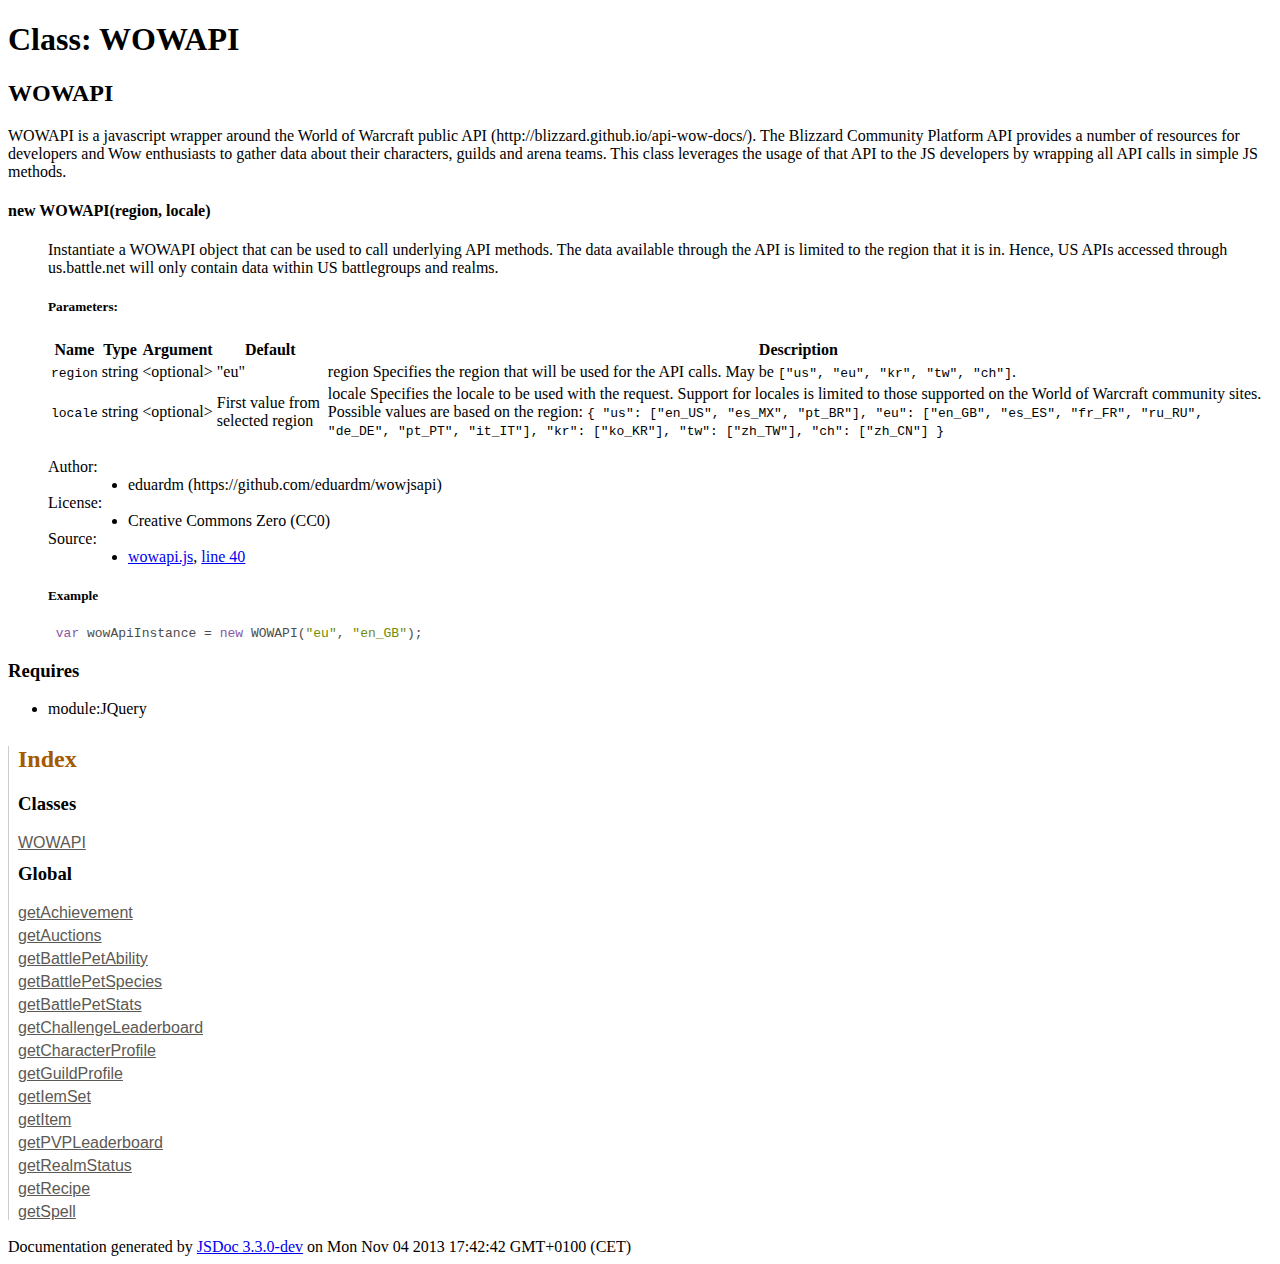
<file: WOWAPI.html>
<!DOCTYPE html>
<html lang="en">
<head>
    <meta charset="utf-8">
    <title>JSDoc: Class: WOWAPI</title>
    
    <script src="scripts/prettify/prettify.js"> </script>
    <script src="scripts/prettify/lang-css.js"> </script>
    <!--[if lt IE 9]>
      <script src="//html5shiv.googlecode.com/svn/trunk/html5.js"></script>
    <![endif]-->
    <link type="text/css" rel="stylesheet" href="styles/prettify-tomorrow.css">
    <link type="text/css" rel="stylesheet" href="styles/jsdoc-default.css">
</head>

<body>

<div id="main">
    
    <h1 class="page-title">Class: WOWAPI</h1>
    
    



<section>
    
<header>
    <h2>
    WOWAPI
    </h2>
    
        <div class="class-description">WOWAPI is a javascript wrapper around the World of Warcraft public API (http://blizzard.github.io/api-wow-docs/).The Blizzard Community Platform API provides a number of resources for developers and Wow enthusiasts to gather data about their characters, guilds and arena teams.This class leverages the usage of that API to the JS developers by wrapping all API calls in simple JS methods.</div>
    
</header>  

<article>
    <div class="container-overview">
    
    
    
        
<dt>
    <h4 class="name" id="WOWAPI"><span class="type-signature"></span>new WOWAPI<span class="signature">(<span class="optional">region</span>, <span class="optional">locale</span>)</span><span class="type-signature"></span></h4>
    
    
</dt>
<dd>
    
    
    <div class="description">
        Instantiate a WOWAPI object that can be used to call underlying API methods.The data available through the API is limited to the region that it is in.Hence, US APIs accessed through us.battle.net will only contain data within US battlegroups and realms.
    </div>
    

    
    
    
    
    
        <h5>Parameters:</h5>
        

<table class="params">
    <thead>
	<tr>
		
		<th>Name</th>
		
		
		<th>Type</th>
		
		
		<th>Argument</th>
		
		
		
		<th>Default</th>
		
		
		<th class="last">Description</th>
	</tr>
	</thead>
	
	<tbody>
	
	
        <tr>
            
                <td class="name"><code>region</code></td>
            
            
            <td class="type">
            
                
<span class="param-type">string</span>


            
            </td>
            
            
                <td class="attributes">
                
                    &lt;optional><br>
                
                    
                
                    
                
                </td>
            
            
            
                <td class="default">
                
                    "eu"
                
                </td>
            
            
            <td class="description last">region Specifies the region that will be used for the API calls. May be <code>["us", "eu", "kr", "tw", "ch"]</code>.</td>
        </tr>
	
	
	
        <tr>
            
                <td class="name"><code>locale</code></td>
            
            
            <td class="type">
            
                
<span class="param-type">string</span>


            
            </td>
            
            
                <td class="attributes">
                
                    &lt;optional><br>
                
                    
                
                    
                
                </td>
            
            
            
                <td class="default">
                
                    First value from selected region
                
                </td>
            
            
            <td class="description last">locale Specifies the locale to be used with the request.Support for locales is limited to those supported on the World of Warcraft community sites.Possible values are based on the region:  <code>{
 "us": ["en_US",
 "es_MX",
 "pt_BR"],
 "eu": ["en_GB",
 "es_ES",
 "fr_FR",
 "ru_RU",
 "de_DE",
 "pt_PT",
 "it_IT"],
 "kr": ["ko_KR"],
 "tw": ["zh_TW"],
 "ch": ["zh_CN"]
 }</code></td>
        </tr>
	
	
	</tbody>
</table>
    
    
    
<dl class="details">
    
        
    
    
    

    
    
    
    
    
    <dt class="tag-author">Author:</dt>
    <dd class="tag-author">
        <ul>
            <li>eduardm (https://github.com/eduardm/wowjsapi)</li>
        </ul>
    </dd>
    
    
    
    
    
    <dt class="tag-license">License:</dt>
    <dd class="tag-license"><ul class="dummy"><li>Creative Commons Zero (CC0)</li></ul></dd>
    
    
    
    
    
    <dt class="tag-source">Source:</dt>
    <dd class="tag-source"><ul class="dummy"><li>
        <a href="wowapi.js.html">wowapi.js</a>, <a href="wowapi.js.html#line40">line 40</a>
    </li></ul></dd>
    
    
    
    
    
    
    
</dl>

    
    

    

    
    
    
    
    
    
    
        <h5>Example</h5>
        
    <pre class="prettyprint"><code> <code>var wowApiInstance = new WOWAPI("eu", "en_GB");</code></code></pre>

    
</dd>

    
    </div>
    
    
    
    
    
    
        <h3 class="subsection-title">Requires</h3>
        
        <ul>
            <li>module:JQuery</li>
        </ul>
    
    
    
    
    
    
    
    
    
    
    
    
    
</article>

</section>  




</div>

<nav>
    <h2><a href="index.html">Index</a></h2><h3>Classes</h3><ul><li><a href="WOWAPI.html">WOWAPI</a></li></ul><h3>Global</h3><ul><li><a href="global.html#getAchievement">getAchievement</a></li><li><a href="global.html#getAuctions">getAuctions</a></li><li><a href="global.html#getBattlePetAbility">getBattlePetAbility</a></li><li><a href="global.html#getBattlePetSpecies">getBattlePetSpecies</a></li><li><a href="global.html#getBattlePetStats">getBattlePetStats</a></li><li><a href="global.html#getChallengeLeaderboard">getChallengeLeaderboard</a></li><li><a href="global.html#getCharacterProfile">getCharacterProfile</a></li><li><a href="global.html#getGuildProfile">getGuildProfile</a></li><li><a href="global.html#getIemSet">getIemSet</a></li><li><a href="global.html#getItem">getItem</a></li><li><a href="global.html#getPVPLeaderboard">getPVPLeaderboard</a></li><li><a href="global.html#getRealmStatus">getRealmStatus</a></li><li><a href="global.html#getRecipe">getRecipe</a></li><li><a href="global.html#getSpell">getSpell</a></li></ul>
</nav>

<br clear="both">

<footer>
    Documentation generated by <a href="https://github.com/jsdoc3/jsdoc">JSDoc 3.3.0-dev</a> on Mon Nov 04 2013 17:42:42 GMT+0100 (CET)
</footer>

<script> prettyPrint(); </script>
<script src="scripts/linenumber.js"> </script>
</body>
</html>
</file>
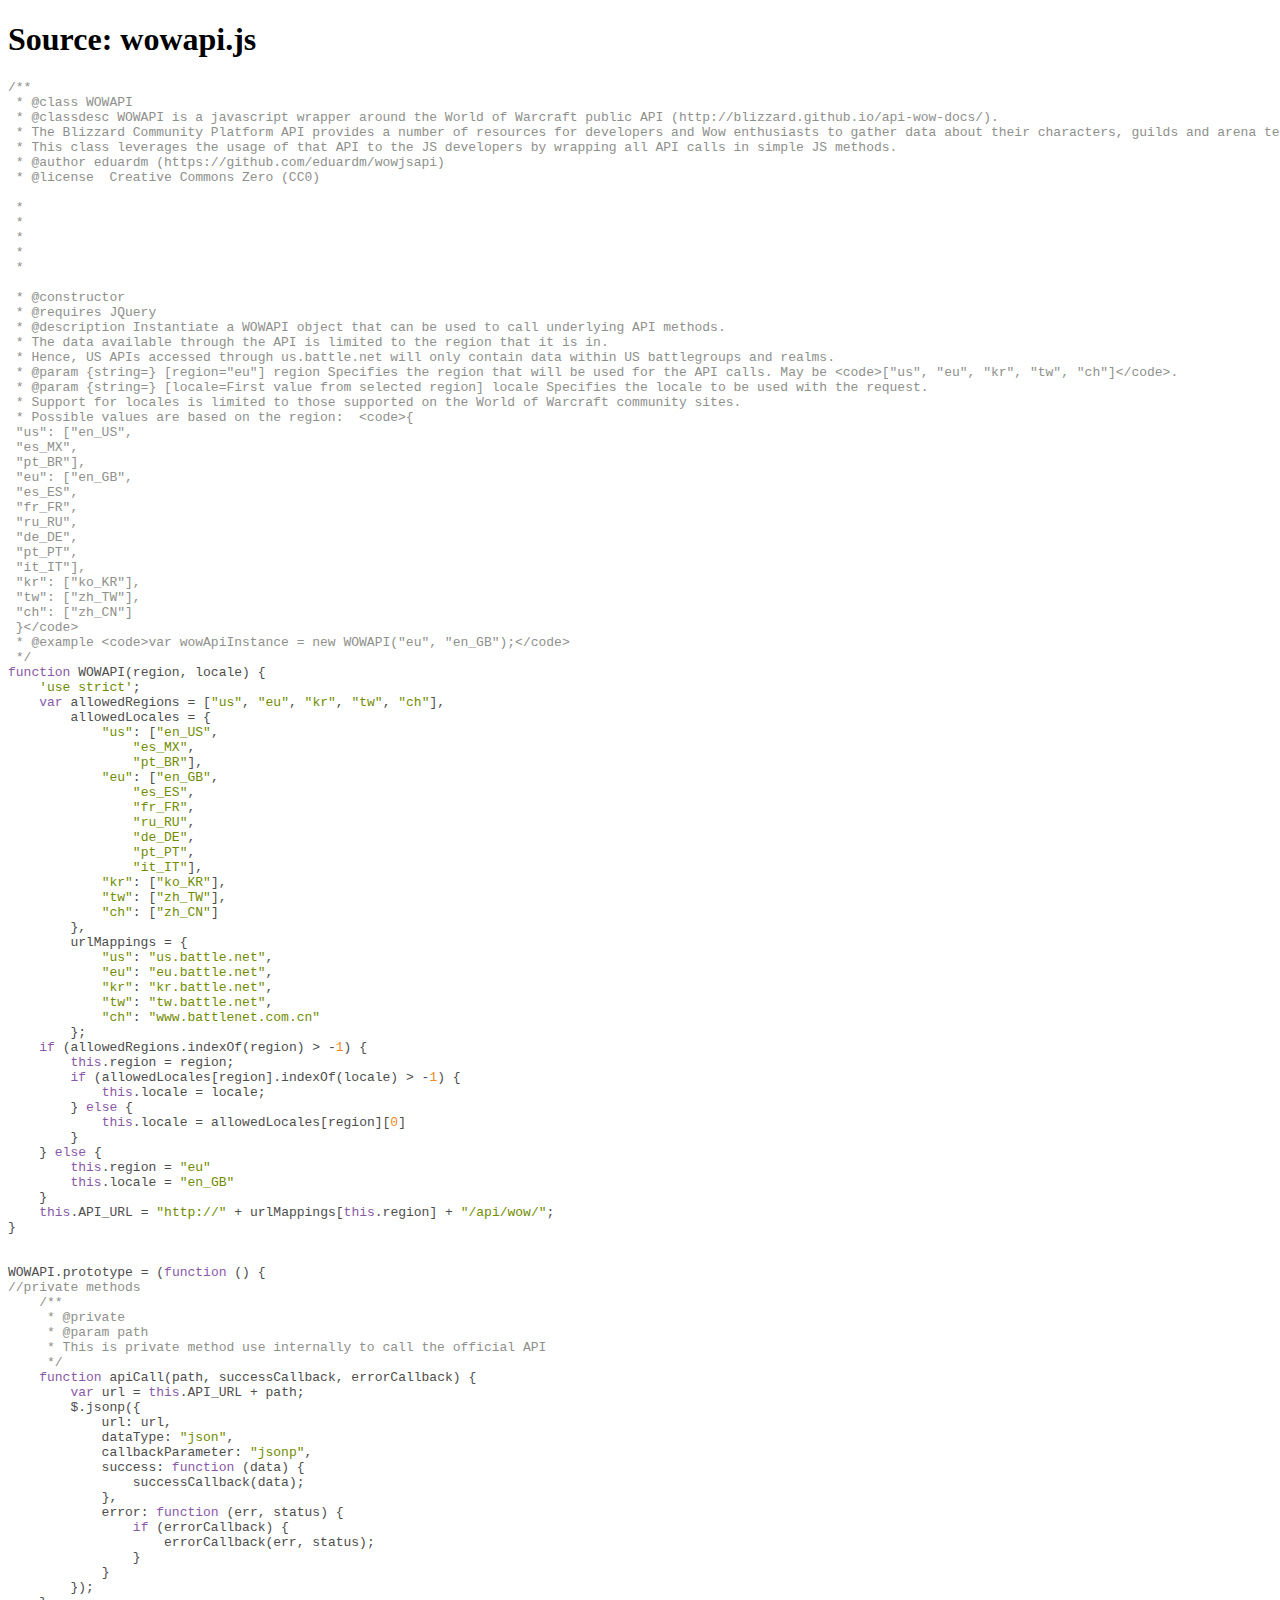
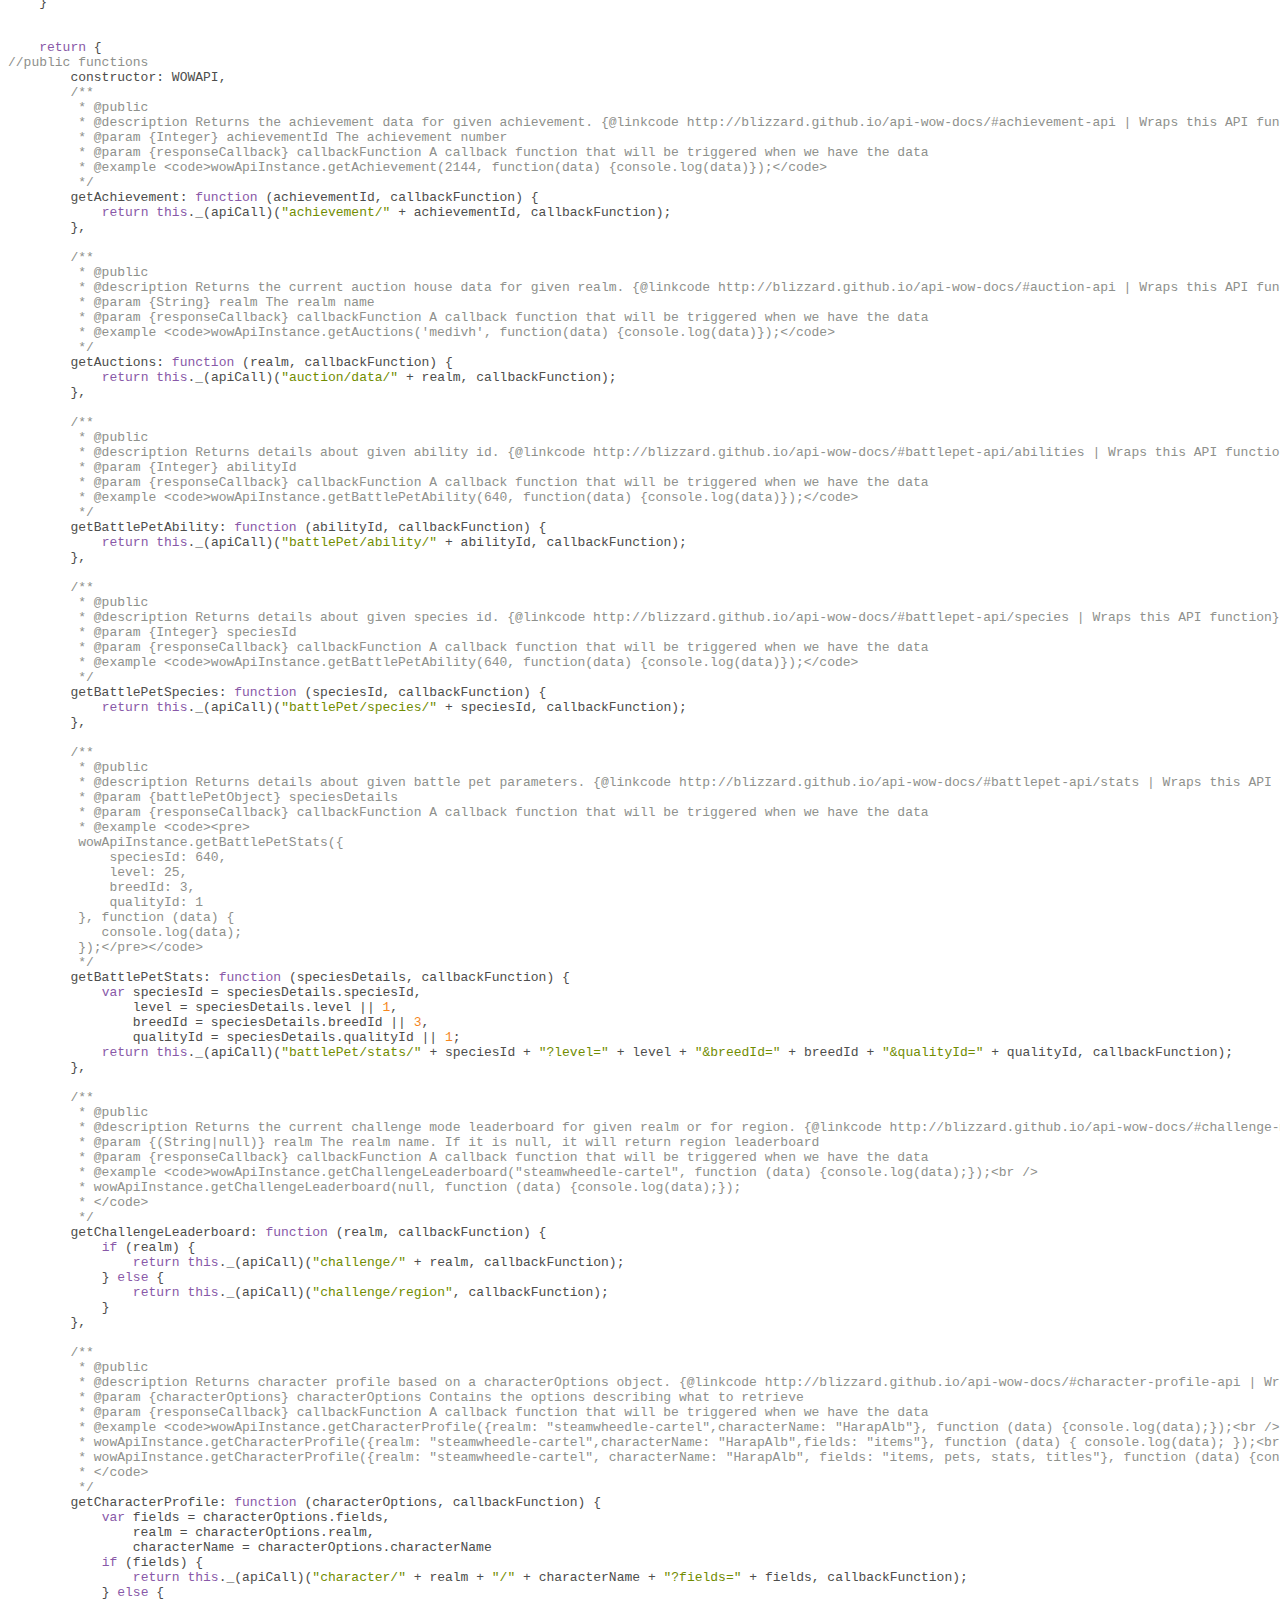
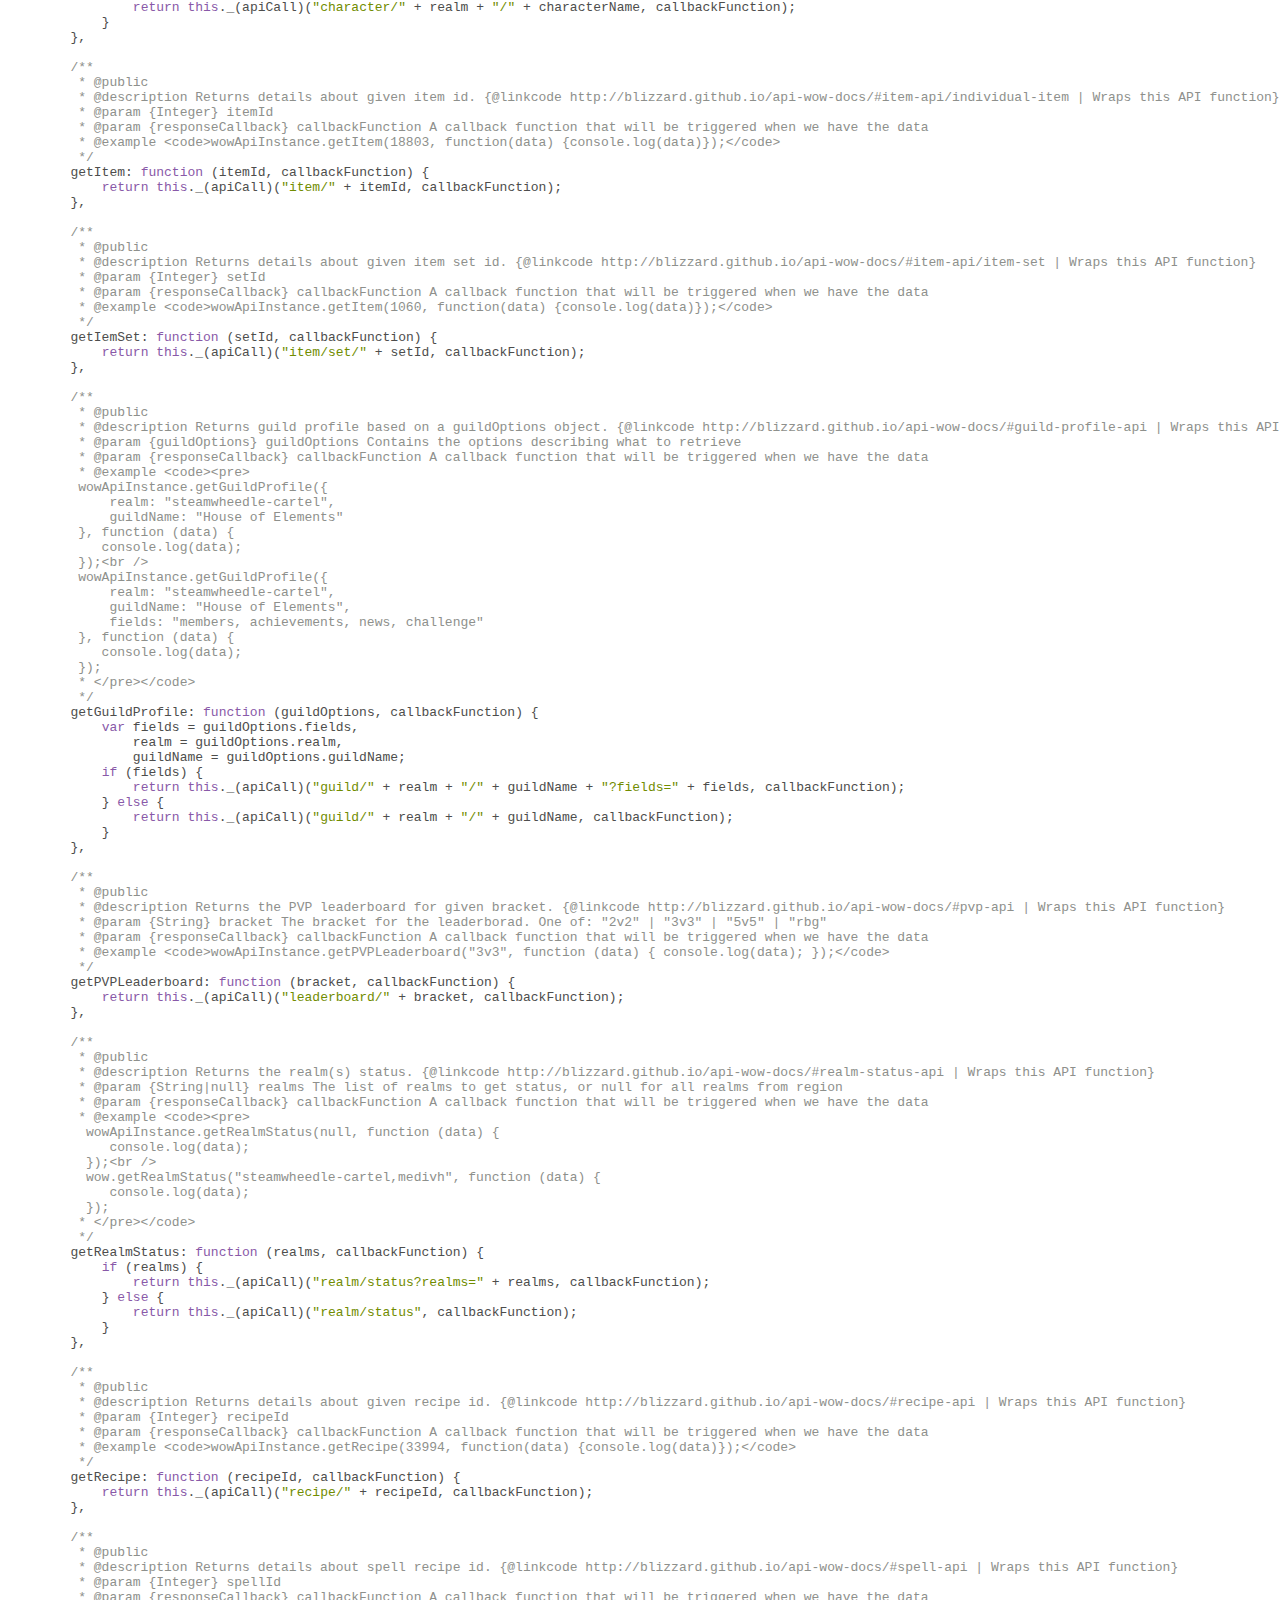
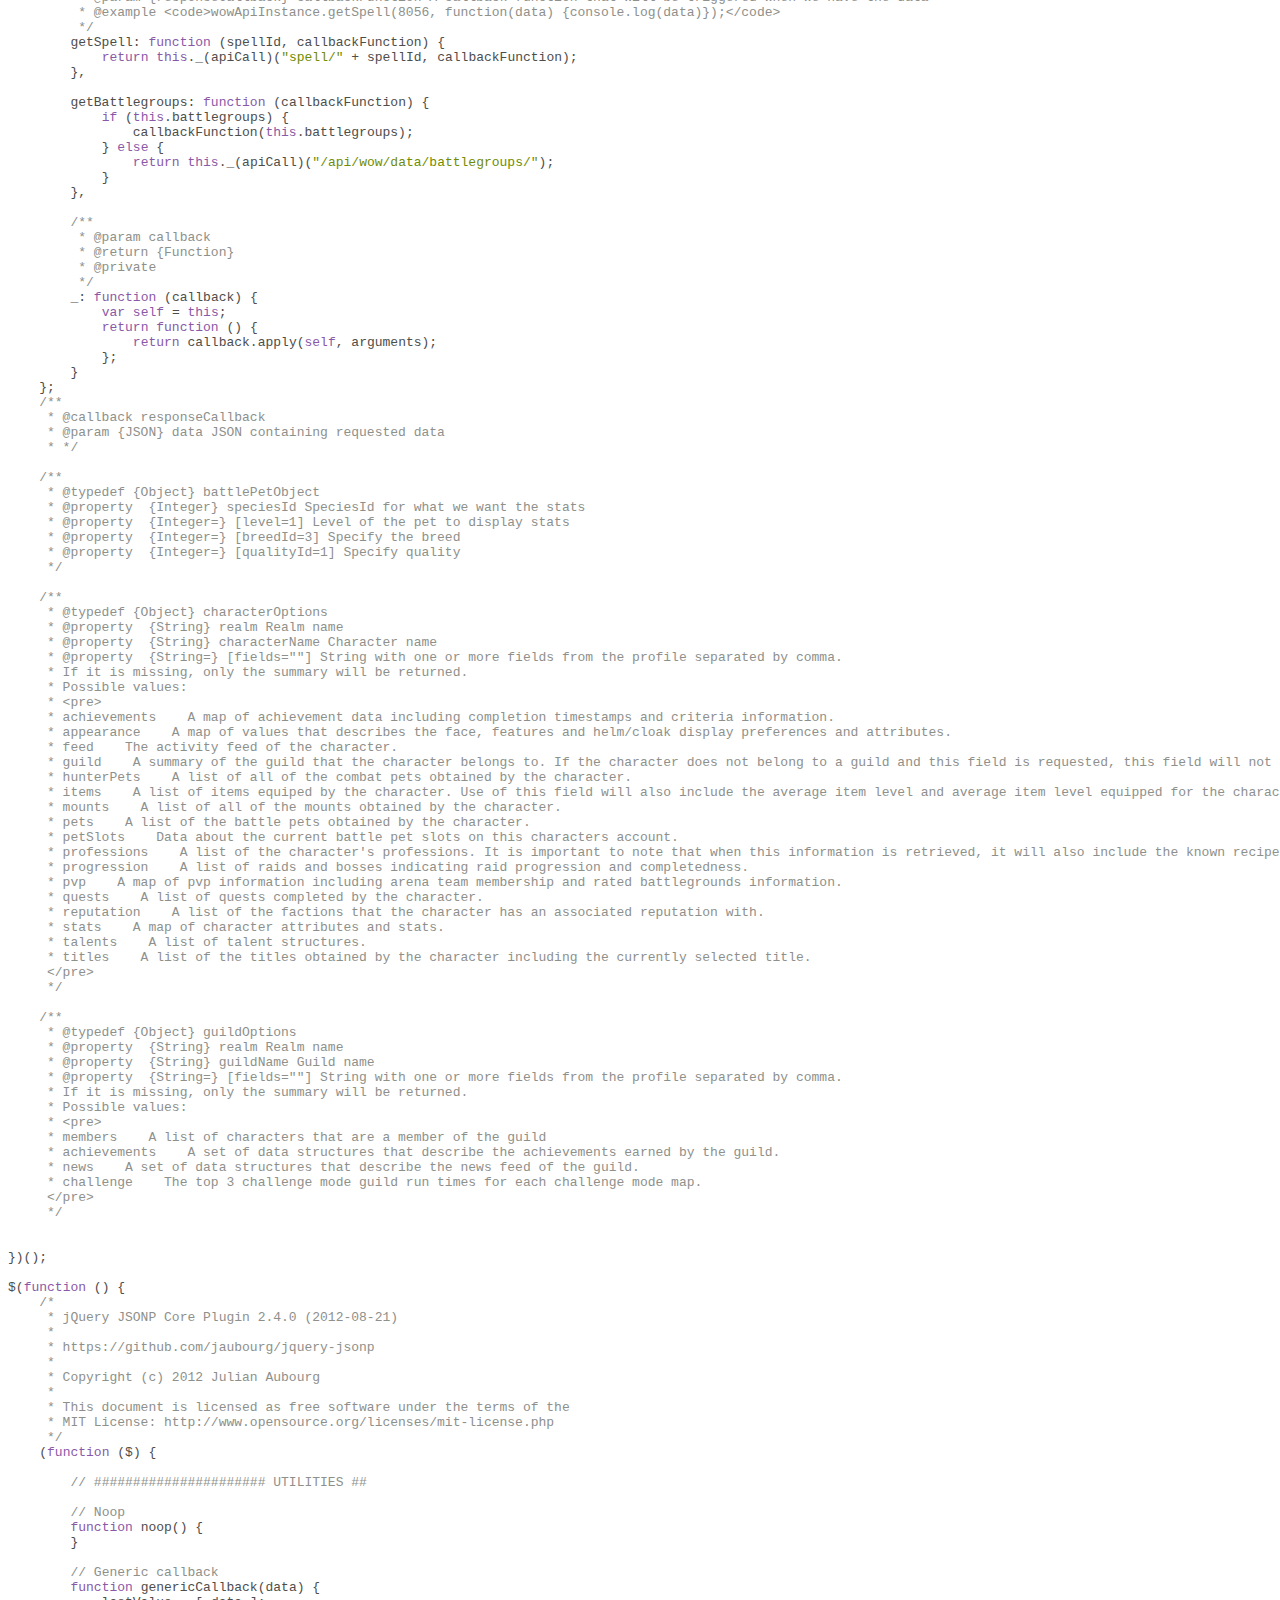
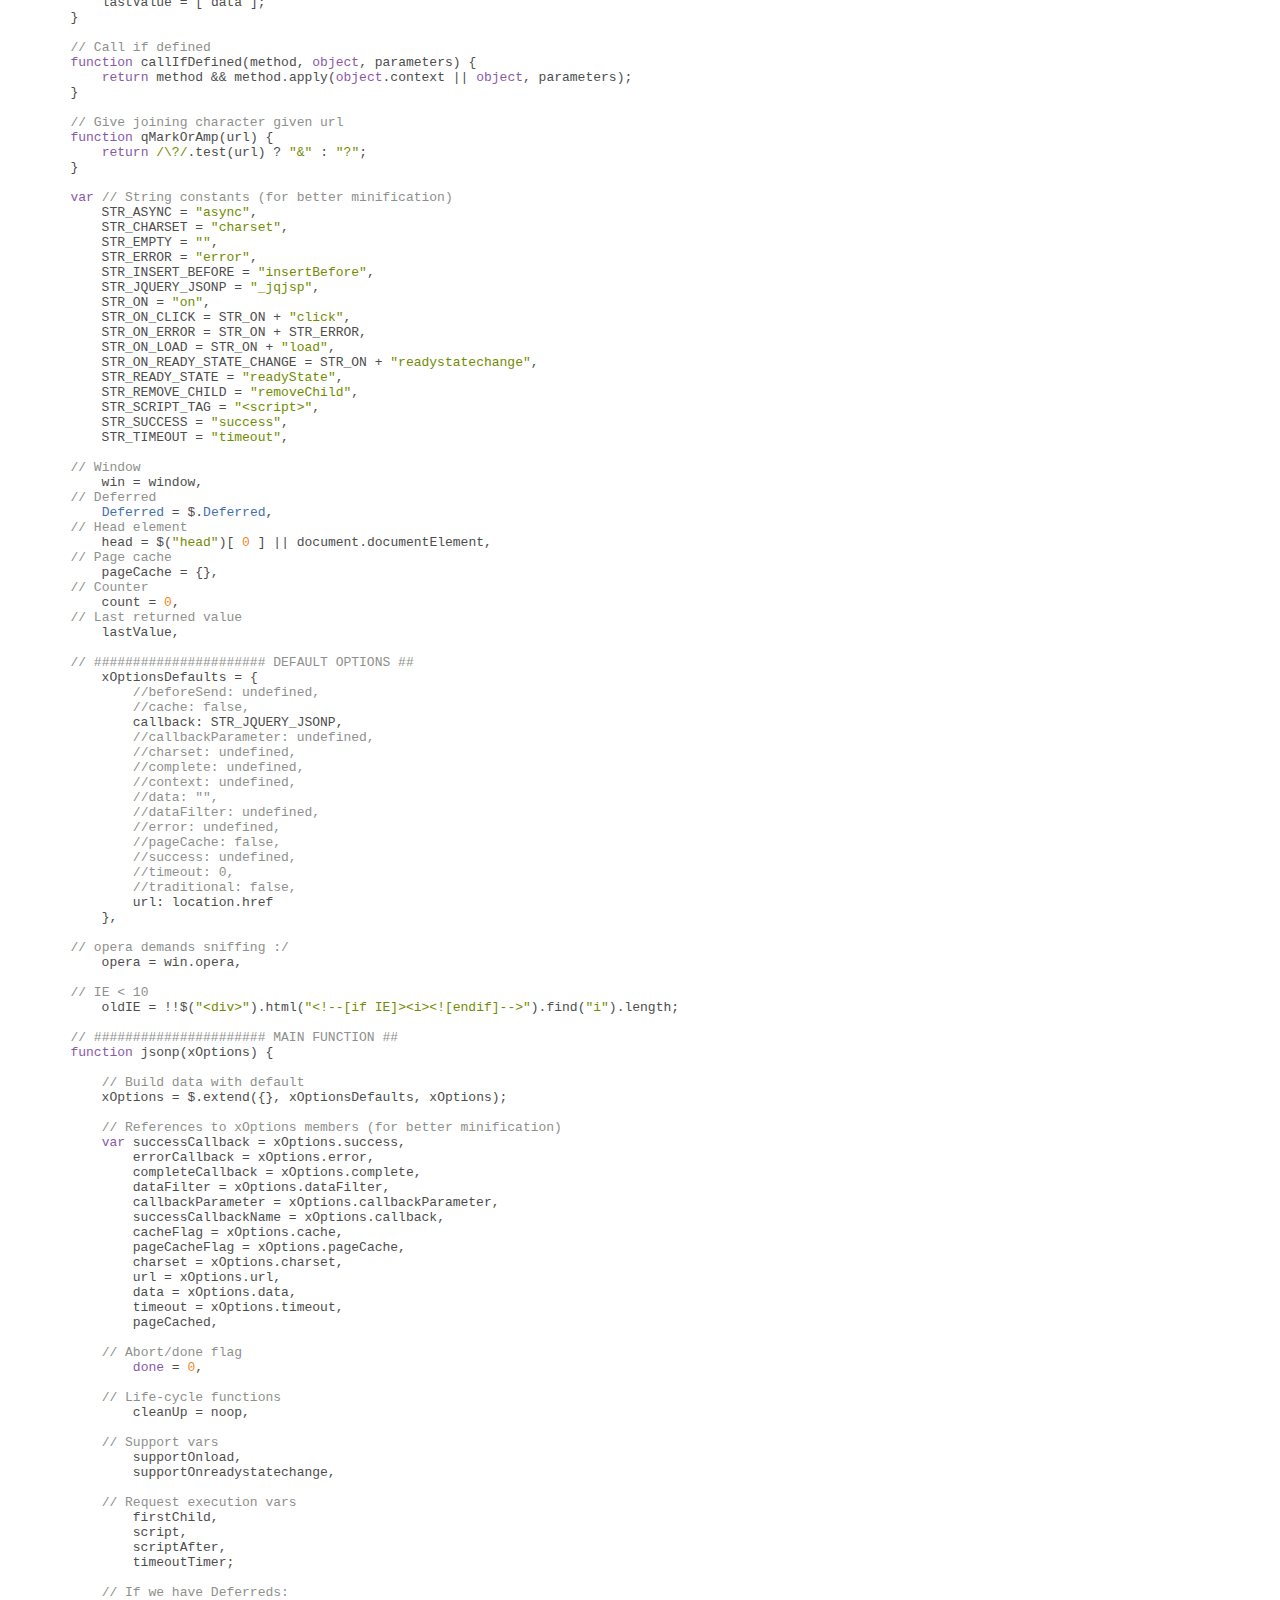
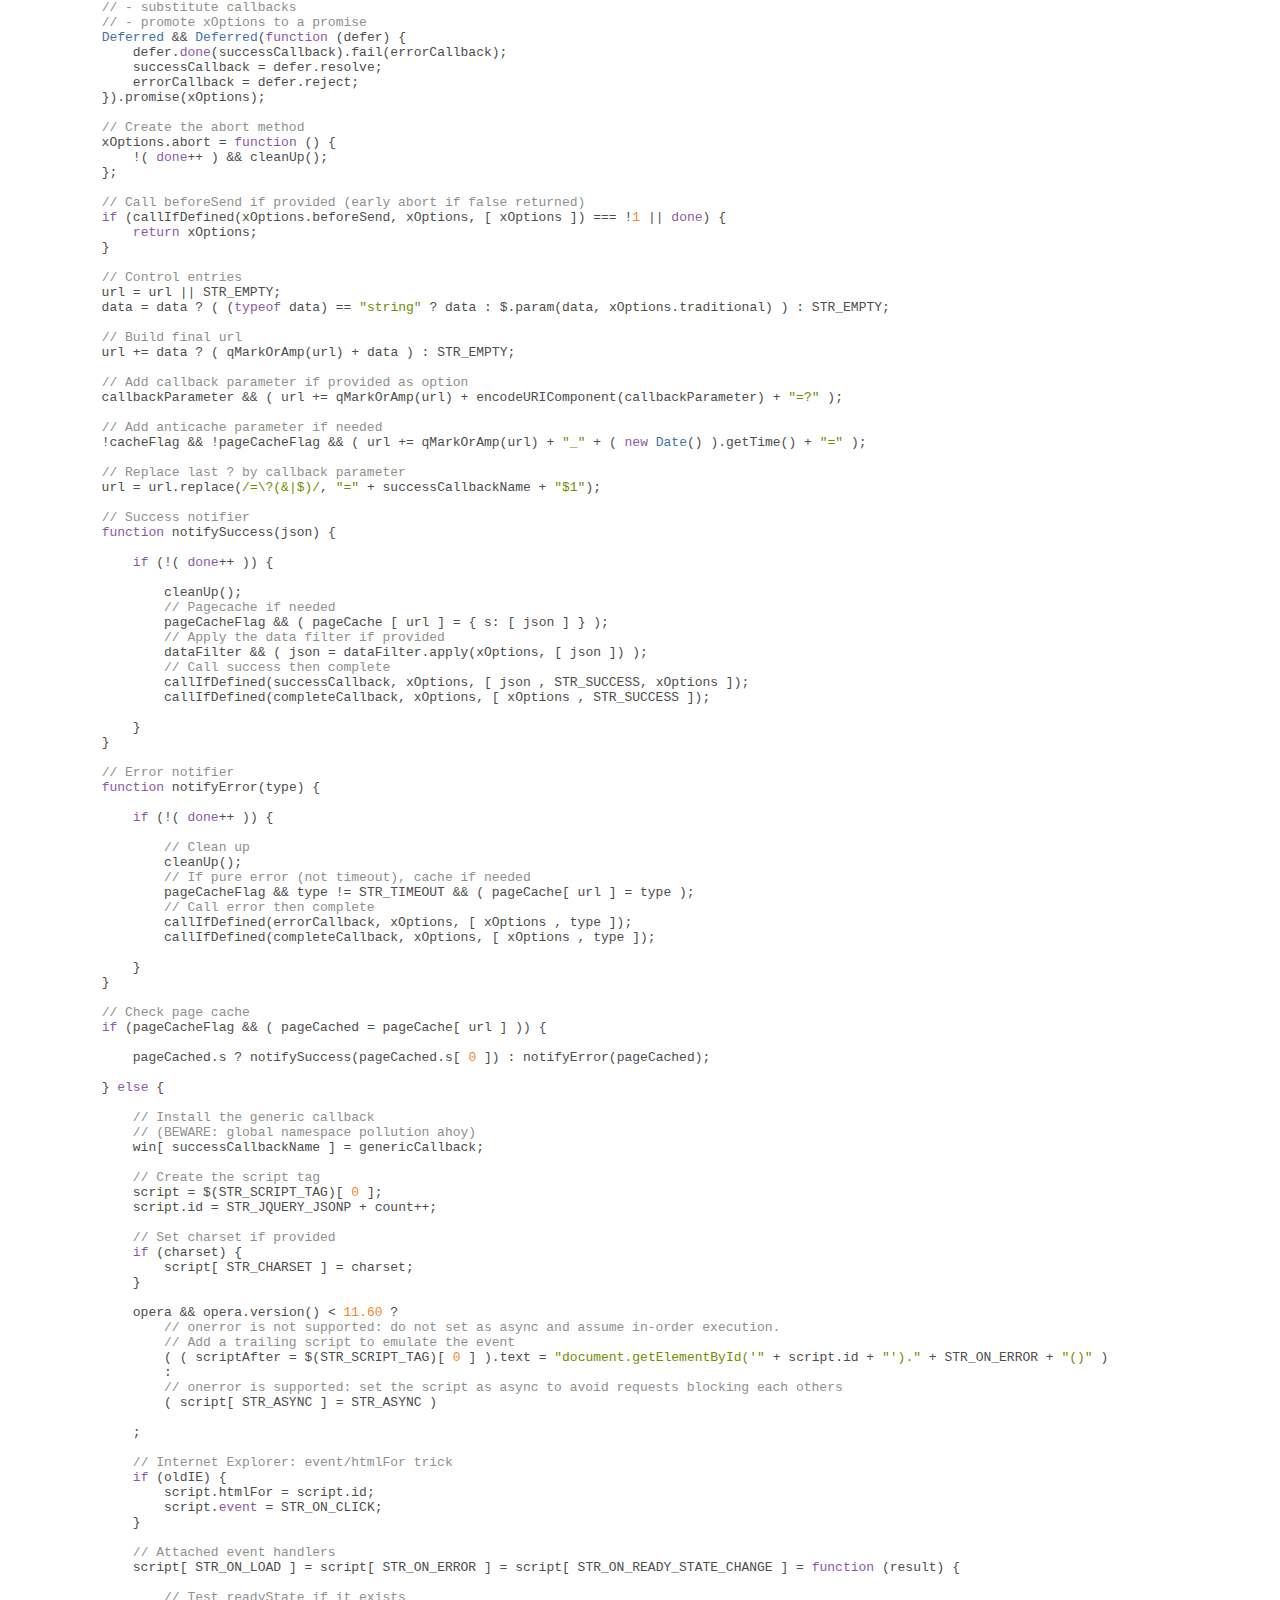
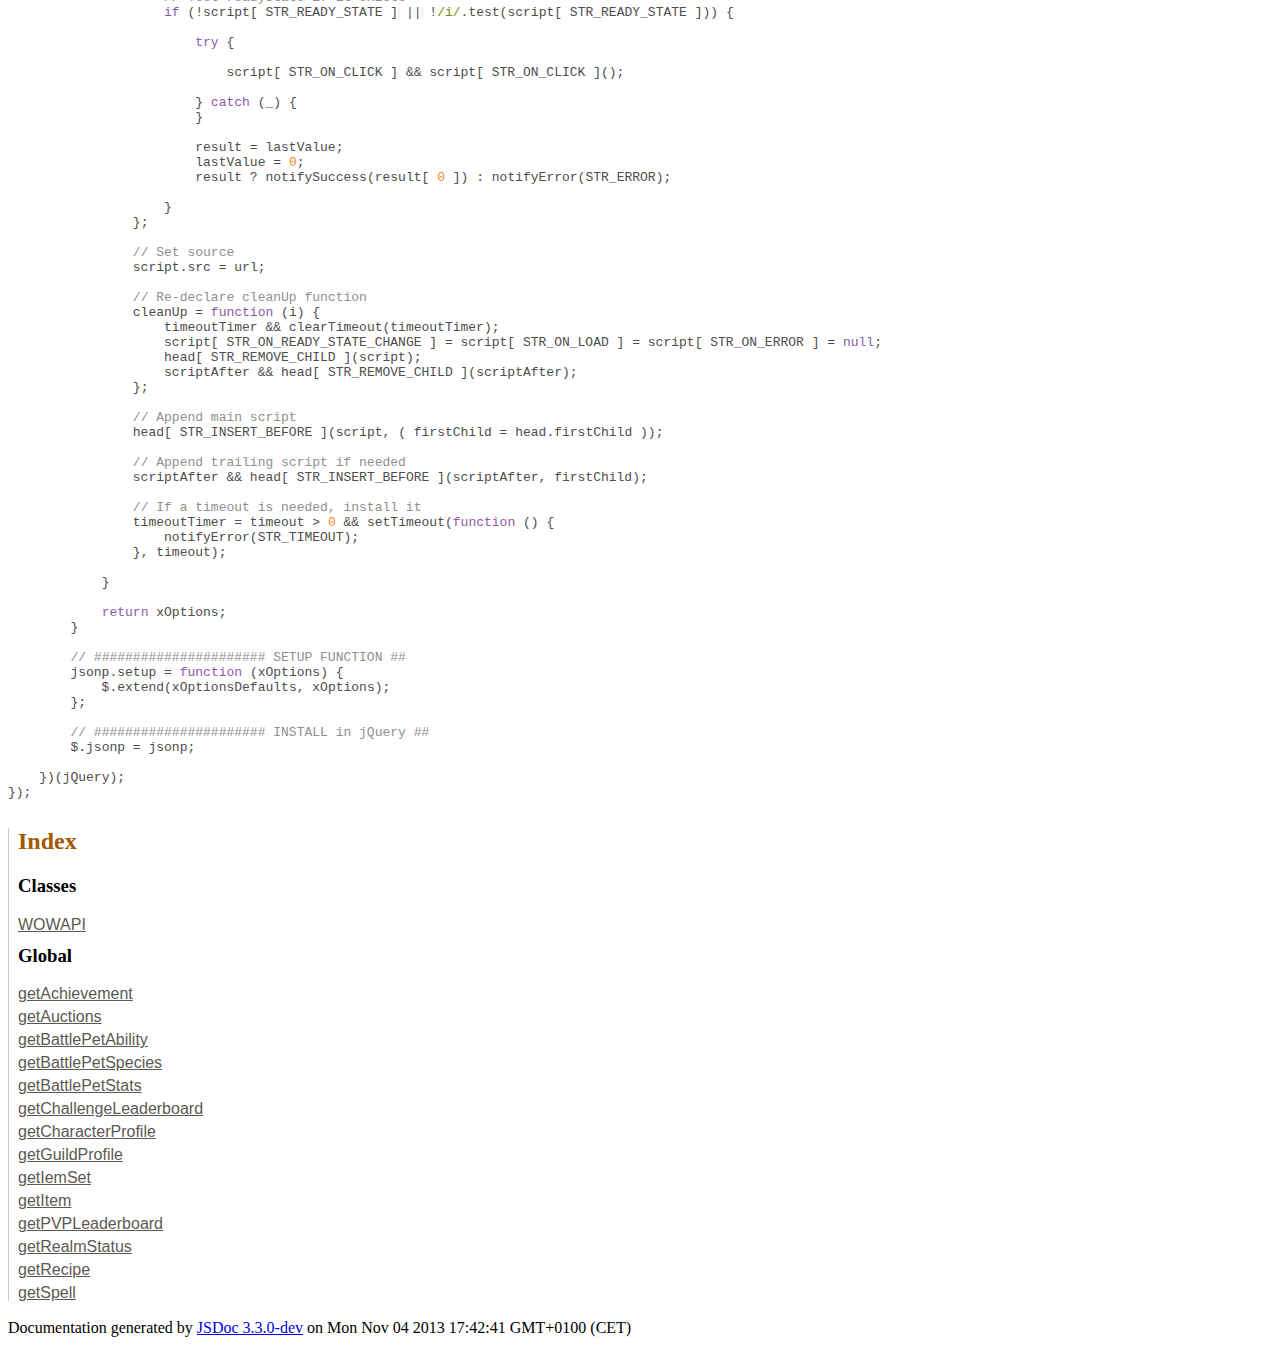
<file: wowapi.js.html>
<!DOCTYPE html>
<html lang="en">
<head>
    <meta charset="utf-8">
    <title>JSDoc: Source: wowapi.js</title>
    
    <script src="scripts/prettify/prettify.js"> </script>
    <script src="scripts/prettify/lang-css.js"> </script>
    <!--[if lt IE 9]>
      <script src="//html5shiv.googlecode.com/svn/trunk/html5.js"></script>
    <![endif]-->
    <link type="text/css" rel="stylesheet" href="styles/prettify-tomorrow.css">
    <link type="text/css" rel="stylesheet" href="styles/jsdoc-default.css">
</head>

<body>

<div id="main">
    
    <h1 class="page-title">Source: wowapi.js</h1>
    
    


    
    <section>
        <article>
            <pre class="prettyprint source"><code>/**
 * @class WOWAPI
 * @classdesc WOWAPI is a javascript wrapper around the World of Warcraft public API (http://blizzard.github.io/api-wow-docs/).
 * The Blizzard Community Platform API provides a number of resources for developers and Wow enthusiasts to gather data about their characters, guilds and arena teams.
 * This class leverages the usage of that API to the JS developers by wrapping all API calls in simple JS methods.
 * @author eduardm (https://github.com/eduardm/wowjsapi)
 * @license  Creative Commons Zero (CC0)

 *
 *
 *
 *
 *

 * @constructor
 * @requires JQuery
 * @description Instantiate a WOWAPI object that can be used to call underlying API methods.
 * The data available through the API is limited to the region that it is in.
 * Hence, US APIs accessed through us.battle.net will only contain data within US battlegroups and realms.
 * @param {string=} [region="eu"] region Specifies the region that will be used for the API calls. May be &lt;code>["us", "eu", "kr", "tw", "ch"]&lt;/code>.
 * @param {string=} [locale=First value from selected region] locale Specifies the locale to be used with the request.
 * Support for locales is limited to those supported on the World of Warcraft community sites.
 * Possible values are based on the region:  &lt;code>{
 "us": ["en_US",
 "es_MX",
 "pt_BR"],
 "eu": ["en_GB",
 "es_ES",
 "fr_FR",
 "ru_RU",
 "de_DE",
 "pt_PT",
 "it_IT"],
 "kr": ["ko_KR"],
 "tw": ["zh_TW"],
 "ch": ["zh_CN"]
 }&lt;/code>
 * @example &lt;code>var wowApiInstance = new WOWAPI("eu", "en_GB");&lt;/code>
 */
function WOWAPI(region, locale) {
    'use strict';
    var allowedRegions = ["us", "eu", "kr", "tw", "ch"],
        allowedLocales = {
            "us": ["en_US",
                "es_MX",
                "pt_BR"],
            "eu": ["en_GB",
                "es_ES",
                "fr_FR",
                "ru_RU",
                "de_DE",
                "pt_PT",
                "it_IT"],
            "kr": ["ko_KR"],
            "tw": ["zh_TW"],
            "ch": ["zh_CN"]
        },
        urlMappings = {
            "us": "us.battle.net",
            "eu": "eu.battle.net",
            "kr": "kr.battle.net",
            "tw": "tw.battle.net",
            "ch": "www.battlenet.com.cn"
        };
    if (allowedRegions.indexOf(region) > -1) {
        this.region = region;
        if (allowedLocales[region].indexOf(locale) > -1) {
            this.locale = locale;
        } else {
            this.locale = allowedLocales[region][0]
        }
    } else {
        this.region = "eu"
        this.locale = "en_GB"
    }
    this.API_URL = "http://" + urlMappings[this.region] + "/api/wow/";
}


WOWAPI.prototype = (function () {
//private methods
    /**
     * @private
     * @param path
     * This is private method use internally to call the official API
     */
    function apiCall(path, successCallback, errorCallback) {
        var url = this.API_URL + path;
        $.jsonp({
            url: url,
            dataType: "json",
            callbackParameter: "jsonp",
            success: function (data) {
                successCallback(data);
            },
            error: function (err, status) {
                if (errorCallback) {
                    errorCallback(err, status);
                }
            }
        });
    }


    return {
//public functions
        constructor: WOWAPI,
        /**
         * @public
         * @description Returns the achievement data for given achievement. {@linkcode http://blizzard.github.io/api-wow-docs/#achievement-api | Wraps this API function}
         * @param {Integer} achievementId The achievement number
         * @param {responseCallback} callbackFunction A callback function that will be triggered when we have the data
         * @example &lt;code>wowApiInstance.getAchievement(2144, function(data) {console.log(data)});&lt;/code>
         */
        getAchievement: function (achievementId, callbackFunction) {
            return this._(apiCall)("achievement/" + achievementId, callbackFunction);
        },

        /**
         * @public
         * @description Returns the current auction house data for given realm. {@linkcode http://blizzard.github.io/api-wow-docs/#auction-api | Wraps this API function}
         * @param {String} realm The realm name
         * @param {responseCallback} callbackFunction A callback function that will be triggered when we have the data
         * @example &lt;code>wowApiInstance.getAuctions('medivh', function(data) {console.log(data)});&lt;/code>
         */
        getAuctions: function (realm, callbackFunction) {
            return this._(apiCall)("auction/data/" + realm, callbackFunction);
        },

        /**
         * @public
         * @description Returns details about given ability id. {@linkcode http://blizzard.github.io/api-wow-docs/#battlepet-api/abilities | Wraps this API function}
         * @param {Integer} abilityId
         * @param {responseCallback} callbackFunction A callback function that will be triggered when we have the data
         * @example &lt;code>wowApiInstance.getBattlePetAbility(640, function(data) {console.log(data)});&lt;/code>
         */
        getBattlePetAbility: function (abilityId, callbackFunction) {
            return this._(apiCall)("battlePet/ability/" + abilityId, callbackFunction);
        },

        /**
         * @public
         * @description Returns details about given species id. {@linkcode http://blizzard.github.io/api-wow-docs/#battlepet-api/species | Wraps this API function}
         * @param {Integer} speciesId
         * @param {responseCallback} callbackFunction A callback function that will be triggered when we have the data
         * @example &lt;code>wowApiInstance.getBattlePetAbility(640, function(data) {console.log(data)});&lt;/code>
         */
        getBattlePetSpecies: function (speciesId, callbackFunction) {
            return this._(apiCall)("battlePet/species/" + speciesId, callbackFunction);
        },

        /**
         * @public
         * @description Returns details about given battle pet parameters. {@linkcode http://blizzard.github.io/api-wow-docs/#battlepet-api/stats | Wraps this API function}
         * @param {battlePetObject} speciesDetails
         * @param {responseCallback} callbackFunction A callback function that will be triggered when we have the data
         * @example &lt;code>&lt;pre>
         wowApiInstance.getBattlePetStats({
             speciesId: 640,
             level: 25,
             breedId: 3,
             qualityId: 1
         }, function (data) {
            console.log(data);
         });&lt;/pre>&lt;/code>
         */
        getBattlePetStats: function (speciesDetails, callbackFunction) {
            var speciesId = speciesDetails.speciesId,
                level = speciesDetails.level || 1,
                breedId = speciesDetails.breedId || 3,
                qualityId = speciesDetails.qualityId || 1;
            return this._(apiCall)("battlePet/stats/" + speciesId + "?level=" + level + "&breedId=" + breedId + "&qualityId=" + qualityId, callbackFunction);
        },

        /**
         * @public
         * @description Returns the current challenge mode leaderboard for given realm or for region. {@linkcode http://blizzard.github.io/api-wow-docs/#challenge-mode-api | Wraps this API function}
         * @param {(String|null)} realm The realm name. If it is null, it will return region leaderboard
         * @param {responseCallback} callbackFunction A callback function that will be triggered when we have the data
         * @example &lt;code>wowApiInstance.getChallengeLeaderboard("steamwheedle-cartel", function (data) {console.log(data);});&lt;br />
         * wowApiInstance.getChallengeLeaderboard(null, function (data) {console.log(data);});
         * &lt;/code>
         */
        getChallengeLeaderboard: function (realm, callbackFunction) {
            if (realm) {
                return this._(apiCall)("challenge/" + realm, callbackFunction);
            } else {
                return this._(apiCall)("challenge/region", callbackFunction);
            }
        },

        /**
         * @public
         * @description Returns character profile based on a characterOptions object. {@linkcode http://blizzard.github.io/api-wow-docs/#character-profile-api | Wraps this API function}
         * @param {characterOptions} characterOptions Contains the options describing what to retrieve
         * @param {responseCallback} callbackFunction A callback function that will be triggered when we have the data
         * @example &lt;code>wowApiInstance.getCharacterProfile({realm: "steamwheedle-cartel",characterName: "HarapAlb"}, function (data) {console.log(data);});&lt;br />
         * wowApiInstance.getCharacterProfile({realm: "steamwheedle-cartel",characterName: "HarapAlb",fields: "items"}, function (data) { console.log(data); });&lt;br />
         * wowApiInstance.getCharacterProfile({realm: "steamwheedle-cartel", characterName: "HarapAlb", fields: "items, pets, stats, titles"}, function (data) {console.log(data);});&lt;br />
         * &lt;/code>
         */
        getCharacterProfile: function (characterOptions, callbackFunction) {
            var fields = characterOptions.fields,
                realm = characterOptions.realm,
                characterName = characterOptions.characterName
            if (fields) {
                return this._(apiCall)("character/" + realm + "/" + characterName + "?fields=" + fields, callbackFunction);
            } else {
                return this._(apiCall)("character/" + realm + "/" + characterName, callbackFunction);
            }
        },

        /**
         * @public
         * @description Returns details about given item id. {@linkcode http://blizzard.github.io/api-wow-docs/#item-api/individual-item | Wraps this API function}
         * @param {Integer} itemId
         * @param {responseCallback} callbackFunction A callback function that will be triggered when we have the data
         * @example &lt;code>wowApiInstance.getItem(18803, function(data) {console.log(data)});&lt;/code>
         */
        getItem: function (itemId, callbackFunction) {
            return this._(apiCall)("item/" + itemId, callbackFunction);
        },

        /**
         * @public
         * @description Returns details about given item set id. {@linkcode http://blizzard.github.io/api-wow-docs/#item-api/item-set | Wraps this API function}
         * @param {Integer} setId
         * @param {responseCallback} callbackFunction A callback function that will be triggered when we have the data
         * @example &lt;code>wowApiInstance.getItem(1060, function(data) {console.log(data)});&lt;/code>
         */
        getIemSet: function (setId, callbackFunction) {
            return this._(apiCall)("item/set/" + setId, callbackFunction);
        },

        /**
         * @public
         * @description Returns guild profile based on a guildOptions object. {@linkcode http://blizzard.github.io/api-wow-docs/#guild-profile-api | Wraps this API function}
         * @param {guildOptions} guildOptions Contains the options describing what to retrieve
         * @param {responseCallback} callbackFunction A callback function that will be triggered when we have the data
         * @example &lt;code>&lt;pre>
         wowApiInstance.getGuildProfile({
             realm: "steamwheedle-cartel",
             guildName: "House of Elements"
         }, function (data) {
            console.log(data);
         });&lt;br />
         wowApiInstance.getGuildProfile({
             realm: "steamwheedle-cartel",
             guildName: "House of Elements",
             fields: "members, achievements, news, challenge"
         }, function (data) {
            console.log(data);
         });
         * &lt;/pre>&lt;/code>
         */
        getGuildProfile: function (guildOptions, callbackFunction) {
            var fields = guildOptions.fields,
                realm = guildOptions.realm,
                guildName = guildOptions.guildName;
            if (fields) {
                return this._(apiCall)("guild/" + realm + "/" + guildName + "?fields=" + fields, callbackFunction);
            } else {
                return this._(apiCall)("guild/" + realm + "/" + guildName, callbackFunction);
            }
        },

        /**
         * @public
         * @description Returns the PVP leaderboard for given bracket. {@linkcode http://blizzard.github.io/api-wow-docs/#pvp-api | Wraps this API function}
         * @param {String} bracket The bracket for the leaderborad. One of: "2v2" | "3v3" | "5v5" | "rbg"
         * @param {responseCallback} callbackFunction A callback function that will be triggered when we have the data
         * @example &lt;code>wowApiInstance.getPVPLeaderboard("3v3", function (data) { console.log(data); });&lt;/code>
         */
        getPVPLeaderboard: function (bracket, callbackFunction) {
            return this._(apiCall)("leaderboard/" + bracket, callbackFunction);
        },

        /**
         * @public
         * @description Returns the realm(s) status. {@linkcode http://blizzard.github.io/api-wow-docs/#realm-status-api | Wraps this API function}
         * @param {String|null} realms The list of realms to get status, or null for all realms from region
         * @param {responseCallback} callbackFunction A callback function that will be triggered when we have the data
         * @example &lt;code>&lt;pre>
          wowApiInstance.getRealmStatus(null, function (data) {
             console.log(data);
          });&lt;br />
          wow.getRealmStatus("steamwheedle-cartel,medivh", function (data) {
             console.log(data);
          });
         * &lt;/pre>&lt;/code>
         */
        getRealmStatus: function (realms, callbackFunction) {
            if (realms) {
                return this._(apiCall)("realm/status?realms=" + realms, callbackFunction);
            } else {
                return this._(apiCall)("realm/status", callbackFunction);
            }
        },

        /**
         * @public
         * @description Returns details about given recipe id. {@linkcode http://blizzard.github.io/api-wow-docs/#recipe-api | Wraps this API function}
         * @param {Integer} recipeId
         * @param {responseCallback} callbackFunction A callback function that will be triggered when we have the data
         * @example &lt;code>wowApiInstance.getRecipe(33994, function(data) {console.log(data)});&lt;/code>
         */
        getRecipe: function (recipeId, callbackFunction) {
            return this._(apiCall)("recipe/" + recipeId, callbackFunction);
        },

        /**
         * @public
         * @description Returns details about spell recipe id. {@linkcode http://blizzard.github.io/api-wow-docs/#spell-api | Wraps this API function}
         * @param {Integer} spellId
         * @param {responseCallback} callbackFunction A callback function that will be triggered when we have the data
         * @example &lt;code>wowApiInstance.getSpell(8056, function(data) {console.log(data)});&lt;/code>
         */
        getSpell: function (spellId, callbackFunction) {
            return this._(apiCall)("spell/" + spellId, callbackFunction);
        },

        getBattlegroups: function (callbackFunction) {
            if (this.battlegroups) {
                callbackFunction(this.battlegroups);
            } else {
                return this._(apiCall)("/api/wow/data/battlegroups/");
            }
        },

        /**
         * @param callback
         * @return {Function}
         * @private
         */
        _: function (callback) {
            var self = this;
            return function () {
                return callback.apply(self, arguments);
            };
        }
    };
    /**
     * @callback responseCallback
     * @param {JSON} data JSON containing requested data
     * */

    /**
     * @typedef {Object} battlePetObject
     * @property  {Integer} speciesId SpeciesId for what we want the stats
     * @property  {Integer=} [level=1] Level of the pet to display stats
     * @property  {Integer=} [breedId=3] Specify the breed
     * @property  {Integer=} [qualityId=1] Specify quality
     */

    /**
     * @typedef {Object} characterOptions
     * @property  {String} realm Realm name
     * @property  {String} characterName Character name
     * @property  {String=} [fields=""] String with one or more fields from the profile separated by comma.
     * If it is missing, only the summary will be returned.
     * Possible values:
     * &lt;pre>
     * achievements    A map of achievement data including completion timestamps and criteria information.
     * appearance    A map of values that describes the face, features and helm/cloak display preferences and attributes.
     * feed    The activity feed of the character.
     * guild    A summary of the guild that the character belongs to. If the character does not belong to a guild and this field is requested, this field will not be exposed.
     * hunterPets    A list of all of the combat pets obtained by the character.
     * items    A list of items equiped by the character. Use of this field will also include the average item level and average item level equipped for the character.
     * mounts    A list of all of the mounts obtained by the character.
     * pets    A list of the battle pets obtained by the character.
     * petSlots    Data about the current battle pet slots on this characters account.
     * professions    A list of the character's professions. It is important to note that when this information is retrieved, it will also include the known recipes of each of the listed professions.
     * progression    A list of raids and bosses indicating raid progression and completedness.
     * pvp    A map of pvp information including arena team membership and rated battlegrounds information.
     * quests    A list of quests completed by the character.
     * reputation    A list of the factions that the character has an associated reputation with.
     * stats    A map of character attributes and stats.
     * talents    A list of talent structures.
     * titles    A list of the titles obtained by the character including the currently selected title.
     &lt;/pre>
     */

    /**
     * @typedef {Object} guildOptions
     * @property  {String} realm Realm name
     * @property  {String} guildName Guild name
     * @property  {String=} [fields=""] String with one or more fields from the profile separated by comma.
     * If it is missing, only the summary will be returned.
     * Possible values:
     * &lt;pre>
     * members    A list of characters that are a member of the guild
     * achievements    A set of data structures that describe the achievements earned by the guild.
     * news    A set of data structures that describe the news feed of the guild.
     * challenge    The top 3 challenge mode guild run times for each challenge mode map.
     &lt;/pre>
     */


})();

$(function () {
    /*
     * jQuery JSONP Core Plugin 2.4.0 (2012-08-21)
     *
     * https://github.com/jaubourg/jquery-jsonp
     *
     * Copyright (c) 2012 Julian Aubourg
     *
     * This document is licensed as free software under the terms of the
     * MIT License: http://www.opensource.org/licenses/mit-license.php
     */
    (function ($) {

        // ###################### UTILITIES ##

        // Noop
        function noop() {
        }

        // Generic callback
        function genericCallback(data) {
            lastValue = [ data ];
        }

        // Call if defined
        function callIfDefined(method, object, parameters) {
            return method && method.apply(object.context || object, parameters);
        }

        // Give joining character given url
        function qMarkOrAmp(url) {
            return /\?/.test(url) ? "&" : "?";
        }

        var // String constants (for better minification)
            STR_ASYNC = "async",
            STR_CHARSET = "charset",
            STR_EMPTY = "",
            STR_ERROR = "error",
            STR_INSERT_BEFORE = "insertBefore",
            STR_JQUERY_JSONP = "_jqjsp",
            STR_ON = "on",
            STR_ON_CLICK = STR_ON + "click",
            STR_ON_ERROR = STR_ON + STR_ERROR,
            STR_ON_LOAD = STR_ON + "load",
            STR_ON_READY_STATE_CHANGE = STR_ON + "readystatechange",
            STR_READY_STATE = "readyState",
            STR_REMOVE_CHILD = "removeChild",
            STR_SCRIPT_TAG = "&lt;script>",
            STR_SUCCESS = "success",
            STR_TIMEOUT = "timeout",

        // Window
            win = window,
        // Deferred
            Deferred = $.Deferred,
        // Head element
            head = $("head")[ 0 ] || document.documentElement,
        // Page cache
            pageCache = {},
        // Counter
            count = 0,
        // Last returned value
            lastValue,

        // ###################### DEFAULT OPTIONS ##
            xOptionsDefaults = {
                //beforeSend: undefined,
                //cache: false,
                callback: STR_JQUERY_JSONP,
                //callbackParameter: undefined,
                //charset: undefined,
                //complete: undefined,
                //context: undefined,
                //data: "",
                //dataFilter: undefined,
                //error: undefined,
                //pageCache: false,
                //success: undefined,
                //timeout: 0,
                //traditional: false,
                url: location.href
            },

        // opera demands sniffing :/
            opera = win.opera,

        // IE &lt; 10
            oldIE = !!$("&lt;div>").html("&lt;!--[if IE]>&lt;i>&lt;![endif]-->").find("i").length;

        // ###################### MAIN FUNCTION ##
        function jsonp(xOptions) {

            // Build data with default
            xOptions = $.extend({}, xOptionsDefaults, xOptions);

            // References to xOptions members (for better minification)
            var successCallback = xOptions.success,
                errorCallback = xOptions.error,
                completeCallback = xOptions.complete,
                dataFilter = xOptions.dataFilter,
                callbackParameter = xOptions.callbackParameter,
                successCallbackName = xOptions.callback,
                cacheFlag = xOptions.cache,
                pageCacheFlag = xOptions.pageCache,
                charset = xOptions.charset,
                url = xOptions.url,
                data = xOptions.data,
                timeout = xOptions.timeout,
                pageCached,

            // Abort/done flag
                done = 0,

            // Life-cycle functions
                cleanUp = noop,

            // Support vars
                supportOnload,
                supportOnreadystatechange,

            // Request execution vars
                firstChild,
                script,
                scriptAfter,
                timeoutTimer;

            // If we have Deferreds:
            // - substitute callbacks
            // - promote xOptions to a promise
            Deferred && Deferred(function (defer) {
                defer.done(successCallback).fail(errorCallback);
                successCallback = defer.resolve;
                errorCallback = defer.reject;
            }).promise(xOptions);

            // Create the abort method
            xOptions.abort = function () {
                !( done++ ) && cleanUp();
            };

            // Call beforeSend if provided (early abort if false returned)
            if (callIfDefined(xOptions.beforeSend, xOptions, [ xOptions ]) === !1 || done) {
                return xOptions;
            }

            // Control entries
            url = url || STR_EMPTY;
            data = data ? ( (typeof data) == "string" ? data : $.param(data, xOptions.traditional) ) : STR_EMPTY;

            // Build final url
            url += data ? ( qMarkOrAmp(url) + data ) : STR_EMPTY;

            // Add callback parameter if provided as option
            callbackParameter && ( url += qMarkOrAmp(url) + encodeURIComponent(callbackParameter) + "=?" );

            // Add anticache parameter if needed
            !cacheFlag && !pageCacheFlag && ( url += qMarkOrAmp(url) + "_" + ( new Date() ).getTime() + "=" );

            // Replace last ? by callback parameter
            url = url.replace(/=\?(&|$)/, "=" + successCallbackName + "$1");

            // Success notifier
            function notifySuccess(json) {

                if (!( done++ )) {

                    cleanUp();
                    // Pagecache if needed
                    pageCacheFlag && ( pageCache [ url ] = { s: [ json ] } );
                    // Apply the data filter if provided
                    dataFilter && ( json = dataFilter.apply(xOptions, [ json ]) );
                    // Call success then complete
                    callIfDefined(successCallback, xOptions, [ json , STR_SUCCESS, xOptions ]);
                    callIfDefined(completeCallback, xOptions, [ xOptions , STR_SUCCESS ]);

                }
            }

            // Error notifier
            function notifyError(type) {

                if (!( done++ )) {

                    // Clean up
                    cleanUp();
                    // If pure error (not timeout), cache if needed
                    pageCacheFlag && type != STR_TIMEOUT && ( pageCache[ url ] = type );
                    // Call error then complete
                    callIfDefined(errorCallback, xOptions, [ xOptions , type ]);
                    callIfDefined(completeCallback, xOptions, [ xOptions , type ]);

                }
            }

            // Check page cache
            if (pageCacheFlag && ( pageCached = pageCache[ url ] )) {

                pageCached.s ? notifySuccess(pageCached.s[ 0 ]) : notifyError(pageCached);

            } else {

                // Install the generic callback
                // (BEWARE: global namespace pollution ahoy)
                win[ successCallbackName ] = genericCallback;

                // Create the script tag
                script = $(STR_SCRIPT_TAG)[ 0 ];
                script.id = STR_JQUERY_JSONP + count++;

                // Set charset if provided
                if (charset) {
                    script[ STR_CHARSET ] = charset;
                }

                opera && opera.version() &lt; 11.60 ?
                    // onerror is not supported: do not set as async and assume in-order execution.
                    // Add a trailing script to emulate the event
                    ( ( scriptAfter = $(STR_SCRIPT_TAG)[ 0 ] ).text = "document.getElementById('" + script.id + "')." + STR_ON_ERROR + "()" )
                    :
                    // onerror is supported: set the script as async to avoid requests blocking each others
                    ( script[ STR_ASYNC ] = STR_ASYNC )

                ;

                // Internet Explorer: event/htmlFor trick
                if (oldIE) {
                    script.htmlFor = script.id;
                    script.event = STR_ON_CLICK;
                }

                // Attached event handlers
                script[ STR_ON_LOAD ] = script[ STR_ON_ERROR ] = script[ STR_ON_READY_STATE_CHANGE ] = function (result) {

                    // Test readyState if it exists
                    if (!script[ STR_READY_STATE ] || !/i/.test(script[ STR_READY_STATE ])) {

                        try {

                            script[ STR_ON_CLICK ] && script[ STR_ON_CLICK ]();

                        } catch (_) {
                        }

                        result = lastValue;
                        lastValue = 0;
                        result ? notifySuccess(result[ 0 ]) : notifyError(STR_ERROR);

                    }
                };

                // Set source
                script.src = url;

                // Re-declare cleanUp function
                cleanUp = function (i) {
                    timeoutTimer && clearTimeout(timeoutTimer);
                    script[ STR_ON_READY_STATE_CHANGE ] = script[ STR_ON_LOAD ] = script[ STR_ON_ERROR ] = null;
                    head[ STR_REMOVE_CHILD ](script);
                    scriptAfter && head[ STR_REMOVE_CHILD ](scriptAfter);
                };

                // Append main script
                head[ STR_INSERT_BEFORE ](script, ( firstChild = head.firstChild ));

                // Append trailing script if needed
                scriptAfter && head[ STR_INSERT_BEFORE ](scriptAfter, firstChild);

                // If a timeout is needed, install it
                timeoutTimer = timeout > 0 && setTimeout(function () {
                    notifyError(STR_TIMEOUT);
                }, timeout);

            }

            return xOptions;
        }

        // ###################### SETUP FUNCTION ##
        jsonp.setup = function (xOptions) {
            $.extend(xOptionsDefaults, xOptions);
        };

        // ###################### INSTALL in jQuery ##
        $.jsonp = jsonp;

    })(jQuery);
});</code></pre>
        </article>
    </section>




</div>

<nav>
    <h2><a href="index.html">Index</a></h2><h3>Classes</h3><ul><li><a href="WOWAPI.html">WOWAPI</a></li></ul><h3>Global</h3><ul><li><a href="global.html#getAchievement">getAchievement</a></li><li><a href="global.html#getAuctions">getAuctions</a></li><li><a href="global.html#getBattlePetAbility">getBattlePetAbility</a></li><li><a href="global.html#getBattlePetSpecies">getBattlePetSpecies</a></li><li><a href="global.html#getBattlePetStats">getBattlePetStats</a></li><li><a href="global.html#getChallengeLeaderboard">getChallengeLeaderboard</a></li><li><a href="global.html#getCharacterProfile">getCharacterProfile</a></li><li><a href="global.html#getGuildProfile">getGuildProfile</a></li><li><a href="global.html#getIemSet">getIemSet</a></li><li><a href="global.html#getItem">getItem</a></li><li><a href="global.html#getPVPLeaderboard">getPVPLeaderboard</a></li><li><a href="global.html#getRealmStatus">getRealmStatus</a></li><li><a href="global.html#getRecipe">getRecipe</a></li><li><a href="global.html#getSpell">getSpell</a></li></ul>
</nav>

<br clear="both">

<footer>
    Documentation generated by <a href="https://github.com/jsdoc3/jsdoc">JSDoc 3.3.0-dev</a> on Mon Nov 04 2013 17:42:41 GMT+0100 (CET)
</footer>

<script> prettyPrint(); </script>
<script src="scripts/linenumber.js"> </script>
</body>
</html>
</file>
<file: stylesheets/stylesheet.css>
/*******************************************************************************
Slate Theme for GitHub Pages
by Jason Costello, @jsncostello
*******************************************************************************/

@import url(pygment_trac.css);

/*******************************************************************************
MeyerWeb Reset
*******************************************************************************/

html, body, div, span, applet, object, iframe,
h1, h2, h3, h4, h5, h6, p, blockquote, pre,
a, abbr, acronym, address, big, cite, code,
del, dfn, em, img, ins, kbd, q, s, samp,
small, strike, strong, sub, sup, tt, var,
b, u, i, center,
dl, dt, dd, ol, ul, li,
fieldset, form, label, legend,
table, caption, tbody, tfoot, thead, tr, th, td,
article, aside, canvas, details, embed,
figure, figcaption, footer, header, hgroup,
menu, nav, output, ruby, section, summary,
time, mark, audio, video {
  margin: 0;
  padding: 0;
  border: 0;
  font: inherit;
  vertical-align: baseline;
}

/* HTML5 display-role reset for older browsers */
article, aside, details, figcaption, figure,
footer, header, hgroup, menu, nav, section {
  display: block;
}

ol, ul {
  list-style: none;
}

blockquote, q {
}

table {
  border-collapse: collapse;
  border-spacing: 0;
}

/*******************************************************************************
Theme Styles
*******************************************************************************/

body {
  box-sizing: border-box;
  color:#373737;
  background: #212121;
  font-size: 16px;
  font-family: 'Myriad Pro', Calibri, Helvetica, Arial, sans-serif;
  line-height: 1.5;
  -webkit-font-smoothing: antialiased;
}

h1, h2, h3, h4, h5, h6 {
  margin: 10px 0;
  font-weight: 700;
  color:#222222;
  font-family: 'Lucida Grande', 'Calibri', Helvetica, Arial, sans-serif;
  letter-spacing: -1px;
}

h1 {
  font-size: 36px;
  font-weight: 700;
}

h2 {
  padding-bottom: 10px;
  font-size: 32px;
  background: url('../images/bg_hr.png') repeat-x bottom;
}

h3 {
  font-size: 24px;
}

h4 {
  font-size: 21px;
}

h5 {
  font-size: 18px;
}

h6 {
  font-size: 16px;
}

p {
  margin: 10px 0 15px 0;
}

footer p {
  color: #f2f2f2;
}

a {
  text-decoration: none;
  color: #007edf;
  text-shadow: none;

  transition: color 0.5s ease;
  transition: text-shadow 0.5s ease;
  -webkit-transition: color 0.5s ease;
  -webkit-transition: text-shadow 0.5s ease;
  -moz-transition: color 0.5s ease;
  -moz-transition: text-shadow 0.5s ease;
  -o-transition: color 0.5s ease;
  -o-transition: text-shadow 0.5s ease;
  -ms-transition: color 0.5s ease;
  -ms-transition: text-shadow 0.5s ease;
}

a:hover, a:focus {text-decoration: underline;}

footer a {
  color: #F2F2F2;
  text-decoration: underline;
}

em {
  font-style: italic;
}

strong {
  font-weight: bold;
}

img {
  position: relative;
  margin: 0 auto;
  max-width: 739px;
  padding: 5px;
  margin: 10px 0 10px 0;
  border: 1px solid #ebebeb;

  box-shadow: 0 0 5px #ebebeb;
  -webkit-box-shadow: 0 0 5px #ebebeb;
  -moz-box-shadow: 0 0 5px #ebebeb;
  -o-box-shadow: 0 0 5px #ebebeb;
  -ms-box-shadow: 0 0 5px #ebebeb;
}

pre, code {
  width: 100%;
  color: #222;
  background-color: #fff;

  font-family: Monaco, "Bitstream Vera Sans Mono", "Lucida Console", Terminal, monospace;
  font-size: 14px;

  border-radius: 2px;
  -moz-border-radius: 2px;
  -webkit-border-radius: 2px;



}

pre {
  width: 100%;
  padding: 10px;
  box-shadow: 0 0 10px rgba(0,0,0,.1);
  overflow: auto;
}

code {
  padding: 3px;
  margin: 0 3px;
  box-shadow: 0 0 10px rgba(0,0,0,.1);
}

pre code {
  display: block;
  box-shadow: none;
}

blockquote {
  color: #666;
  margin-bottom: 20px;
  padding: 0 0 0 20px;
  border-left: 3px solid #bbb;
}

ul, ol, dl {
  margin-bottom: 15px
}

ul li {
  list-style: inside;
  padding-left: 20px;
}

ol li {
  list-style: decimal inside;
  padding-left: 20px;
}

dl dt {
  font-weight: bold;
}

dl dd {
  padding-left: 20px;
  font-style: italic;
}

dl p {
  padding-left: 20px;
  font-style: italic;
}

hr {
  height: 1px;
  margin-bottom: 5px;
  border: none;
  background: url('../images/bg_hr.png') repeat-x center;
}

table {
  border: 1px solid #373737;
  margin-bottom: 20px;
  text-align: left;
 }

th {
  font-family: 'Lucida Grande', 'Helvetica Neue', Helvetica, Arial, sans-serif;
  padding: 10px;
  background: #373737;
  color: #fff;
 }

td {
  padding: 10px;
  border: 1px solid #373737;
 }

form {
  background: #f2f2f2;
  padding: 20px;
}

/*******************************************************************************
Full-Width Styles
*******************************************************************************/

.outer {
  width: 100%;
}

.inner {
  position: relative;
  max-width: 640px;
  padding: 20px 10px;
  margin: 0 auto;
}

#forkme_banner {
  display: block;
  position: absolute;
  top:0;
  right: 10px;
  z-index: 10;
  padding: 10px 50px 10px 10px;
  color: #fff;
  background: url('../images/blacktocat.png') #0090ff no-repeat 95% 50%;
  font-weight: 700;
  box-shadow: 0 0 10px rgba(0,0,0,.5);
  border-bottom-left-radius: 2px;
  border-bottom-right-radius: 2px;
}

#header_wrap {
  background: #212121;
  background: -moz-linear-gradient(top, #373737, #212121);
  background: -webkit-linear-gradient(top, #373737, #212121);
  background: -ms-linear-gradient(top, #373737, #212121);
  background: -o-linear-gradient(top, #373737, #212121);
  background: linear-gradient(top, #373737, #212121);
}

#header_wrap .inner {
  padding: 50px 10px 30px 10px;
}

#project_title {
  margin: 0;
  color: #fff;
  font-size: 42px;
  font-weight: 700;
  text-shadow: #111 0px 0px 10px;
}

#project_tagline {
  color: #fff;
  font-size: 24px;
  font-weight: 300;
  background: none;
  text-shadow: #111 0px 0px 10px;
}

#downloads {
  position: absolute;
  width: 210px;
  z-index: 10;
  bottom: -40px;
  right: 0;
  height: 70px;
  background: url('../images/icon_download.png') no-repeat 0% 90%;
}

.zip_download_link {
  display: block;
  float: right;
  width: 90px;
  height:70px;
  text-indent: -5000px;
  overflow: hidden;
  background: url(../images/sprite_download.png) no-repeat bottom left;
}

.tar_download_link {
  display: block;
  float: right;
  width: 90px;
  height:70px;
  text-indent: -5000px;
  overflow: hidden;
  background: url(../images/sprite_download.png) no-repeat bottom right;
  margin-left: 10px;
}

.zip_download_link:hover {
  background: url(../images/sprite_download.png) no-repeat top left;
}

.tar_download_link:hover {
  background: url(../images/sprite_download.png) no-repeat top right;
}

#main_content_wrap {
  background: #f2f2f2;
  border-top: 1px solid #111;
  border-bottom: 1px solid #111;
}

#main_content {
  padding-top: 40px;
}

#footer_wrap {
  background: #212121;
}



/*******************************************************************************
Small Device Styles
*******************************************************************************/

@media screen and (max-width: 480px) {
  body {
    font-size:14px;
  }

  #downloads {
    display: none;
  }

  .inner {
    min-width: 320px;
    max-width: 480px;
  }

  #project_title {
  font-size: 32px;
  }

  h1 {
    font-size: 28px;
  }

  h2 {
    font-size: 24px;
  }

  h3 {
    font-size: 21px;
  }

  h4 {
    font-size: 18px;
  }

  h5 {
    font-size: 14px;
  }

  h6 {
    font-size: 12px;
  }

  code, pre {
    min-width: 320px;
    max-width: 480px;
    font-size: 11px;
  }

}
</file>
<file: docs/styles/prettify-tomorrow.css>
/* Tomorrow Theme */
/* Original theme - https://github.com/chriskempson/tomorrow-theme */
/* Pretty printing styles. Used with prettify.js. */
/* SPAN elements with the classes below are added by prettyprint. */
/* plain text */
.pln {
  color: #4d4d4c; }

@media screen {
  /* string content */
  .str {
    color: #718c00; }

  /* a keyword */
  .kwd {
    color: #8959a8; }

  /* a comment */
  .com {
    color: #8e908c; }

  /* a type name */
  .typ {
    color: #4271ae; }

  /* a literal value */
  .lit {
    color: #f5871f; }

  /* punctuation */
  .pun {
    color: #4d4d4c; }

  /* lisp open bracket */
  .opn {
    color: #4d4d4c; }

  /* lisp close bracket */
  .clo {
    color: #4d4d4c; }

  /* a markup tag name */
  .tag {
    color: #c82829; }

  /* a markup attribute name */
  .atn {
    color: #f5871f; }

  /* a markup attribute value */
  .atv {
    color: #3e999f; }

  /* a declaration */
  .dec {
    color: #f5871f; }

  /* a variable name */
  .var {
    color: #c82829; }

  /* a function name */
  .fun {
    color: #4271ae; } }
/* Use higher contrast and text-weight for printable form. */
@media print, projection {
  .str {
    color: #060; }

  .kwd {
    color: #006;
    font-weight: bold; }

  .com {
    color: #600;
    font-style: italic; }

  .typ {
    color: #404;
    font-weight: bold; }

  .lit {
    color: #044; }

  .pun, .opn, .clo {
    color: #440; }

  .tag {
    color: #006;
    font-weight: bold; }

  .atn {
    color: #404; }

  .atv {
    color: #060; } }
/* Style */
/*
pre.prettyprint {
  background: white;
  font-family: Menlo, Monaco, Consolas, monospace;
  font-size: 12px;
  line-height: 1.5;
  border: 1px solid #ccc;
  padding: 10px; }
*/

/* Specify class=linenums on a pre to get line numbering */
ol.linenums {
  margin-top: 0;
  margin-bottom: 0; }

/* IE indents via margin-left */
li.L0,
li.L1,
li.L2,
li.L3,
li.L4,
li.L5,
li.L6,
li.L7,
li.L8,
li.L9 {
  /* */ }

/* Alternate shading for lines */
li.L1,
li.L3,
li.L5,
li.L7,
li.L9 {
  /* */ }
</file>
<file: docs/styles/jsdoc-default.css>
html
{
    overflow: auto;
    background-color: #fff;
}

body
{
	font: 14px "DejaVu Sans Condensed", "Liberation Sans", "Nimbus Sans L", Tahoma, Geneva, "Helvetica Neue", Helvetica, Arial, sans serif;
	line-height: 130%;
	color: #000;
	background-color: #fff;
}

a {
    color: #444;
}

a:visited {
    color: #444;
}

a:active {
    color: #444;
}

header
{
	display: block;
	padding: 6px 4px;
}

.class-description {
    font-style: italic;
	font-family: Palatino, 'Palatino Linotype', serif;
	font-size: 130%;
	line-height: 140%;
	margin-bottom: 1em;
	margin-top: 1em;
}

#main {
    float: left;
    width: 100%;
}

section
{
	display: block;
	
	background-color: #fff;
	padding: 12px 24px;
    border-bottom: 1px solid #ccc;
    margin-right: 240px;
}

.variation {
    display: none;
}

.optional:after {
	content: "opt";
	font-size: 60%;
	color: #aaa;
	font-style: italic;
	font-weight: lighter;
}

nav
{
	display: block;
	float: left;
    margin-left: -230px;
    margin-top: 28px;
    width: 220px;
    border-left: 1px solid #ccc;
    padding-left: 9px;
}

nav ul {
    font-family: 'Lucida Grande', 'Lucida Sans Unicode', arial, sans-serif;
    font-size: 100%;
    line-height: 17px;
    padding:0;
    margin:0;
    list-style-type:none;
}

nav h2 a, nav h2 a:visited {
    color: #A35A00;
    text-decoration: none;
}

nav h3 {
    margin-top: 12px;
}

nav li {
    margin-top: 6px;
}

nav a {
    color: #5C5954;
}

nav a:visited {
    color: #5C5954;
}

nav a:active {
    color: #5C5954;
}

footer {
    display: block;
    padding: 6px;
    margin-top: 12px;
    font-style: italic;
    font-size: 90%;
}

h1
{
	font-size: 200%;
	font-weight: bold;
	letter-spacing: -0.01em;
	margin: 6px 0 9px 0;
}

h2
{
	font-size: 170%;
	font-weight: bold;
	letter-spacing: -0.01em;
	margin: 6px 0 3px 0;
}

h3
{
	font-size: 150%;
	font-weight: bold;
	letter-spacing: -0.01em;
	margin-top: 16px;
	margin: 6px 0 3px 0;
}

h4
{
	font-size: 130%;
	font-weight: bold;
	letter-spacing: -0.01em;
	margin-top: 16px;
	margin: 18px 0 3px 0;
	color: #A35A00;
}

h5, .container-overview .subsection-title
{
	font-size: 120%;
	font-weight: bold;
	letter-spacing: -0.01em;
	margin: 8px 0 3px -16px;
}

h6
{
	font-size: 100%;
	letter-spacing: -0.01em;
	margin: 6px 0 3px 0;
	font-style: italic;
}

.ancestors { color: #999; }
.ancestors a
{
    color: #999 !important;
    text-decoration: none;
}

.important
{
	font-weight: bold;
	color: #950B02;
}

.yes-def {
    text-indent: -1000px;
}

.type-signature {
    color: #aaa;
}

.name, .signature {
	font-family: Consolas, "Lucida Console", Monaco, monospace;
}

.details { margin-top: 14px; border-left: 2px solid #DDD; }
.details dt { width:100px; float:left; padding-left: 10px;  padding-top: 6px; }
.details dd { margin-left: 50px; }
.details ul { margin: 0; }
.details ul { list-style-type: none; }
.details li { margin-left: 30px; padding-top: 6px; }
.details pre.prettyprint { margin: 0 }
.details .object-value { padding-top: 0; }

.description {
	margin-bottom: 1em;
	margin-left: -16px;
	margin-top: 1em;
}

.code-caption
{
	font-style: italic;
	font-family: Palatino, 'Palatino Linotype', serif;
	font-size: 107%;
	margin: 0;
}

.prettyprint
{
	border: 1px solid #ddd;
	width: 80%;
    overflow: auto;
}

.prettyprint.source {
    width: inherit;
}

.prettyprint code
{
	font-family: Consolas, 'Lucida Console', Monaco, monospace;
	font-size: 100%;
	line-height: 18px;
	display: block;
	padding: 4px 12px;
	margin: 0;
	background-color: #fff;
	color: #000;
	border-left: 3px #ddd solid;
}

.prettyprint code span.line
{
  display: inline-block;
}

.params, .props
{
	border-spacing: 0;
	border: 0;
	border-collapse: collapse;
}

.params .name, .props .name, .name code {
	color: #A35A00;
	font-family: Consolas, 'Lucida Console', Monaco, monospace;
	font-size: 100%;
}

.params td, .params th, .props td, .props th
{
	border: 1px solid #ddd;
	margin: 0px;
	text-align: left;
	vertical-align: top;
	padding: 4px 6px;
	display: table-cell;
}

.params thead tr, .props thead tr
{
	background-color: #ddd;
	font-weight: bold;
}

.params .params thead tr, .props .props thead tr
{
	background-color: #fff;
	font-weight: bold;
}

.params th, .props th { border-right: 1px solid #aaa; }
.params thead .last, .props thead .last { border-right: 1px solid #ddd; }

.disabled {
    color: #454545;
}
</file>
<file: styles/prettify-tomorrow.css>
/* Tomorrow Theme */
/* Original theme - https://github.com/chriskempson/tomorrow-theme */
/* Pretty printing styles. Used with prettify.js. */
/* SPAN elements with the classes below are added by prettyprint. */
/* plain text */
.pln {
  color: #4d4d4c; }

@media screen {
  /* string content */
  .str {
    color: #718c00; }

  /* a keyword */
  .kwd {
    color: #8959a8; }

  /* a comment */
  .com {
    color: #8e908c; }

  /* a type name */
  .typ {
    color: #4271ae; }

  /* a literal value */
  .lit {
    color: #f5871f; }

  /* punctuation */
  .pun {
    color: #4d4d4c; }

  /* lisp open bracket */
  .opn {
    color: #4d4d4c; }

  /* lisp close bracket */
  .clo {
    color: #4d4d4c; }

  /* a markup tag name */
  .tag {
    color: #c82829; }

  /* a markup attribute name */
  .atn {
    color: #f5871f; }

  /* a markup attribute value */
  .atv {
    color: #3e999f; }

  /* a declaration */
  .dec {
    color: #f5871f; }

  /* a variable name */
  .var {
    color: #c82829; }

  /* a function name */
  .fun {
    color: #4271ae; } }
/* Use higher contrast and text-weight for printable form. */
@media print, projection {
  .str {
    color: #060; }

  .kwd {
    color: #006;
    font-weight: bold; }

  .com {
    color: #600;
    font-style: italic; }

  .typ {
    color: #404;
    font-weight: bold; }

  .lit {
    color: #044; }

  .pun, .opn, .clo {
    color: #440; }

  .tag {
    color: #006;
    font-weight: bold; }

  .atn {
    color: #404; }

  .atv {
    color: #060; } }
/* Style */
/*
pre.prettyprint {
  background: white;
  font-family: Menlo, Monaco, Consolas, monospace;
  font-size: 12px;
  line-height: 1.5;
  border: 1px solid #ccc;
  padding: 10px; }
*/

/* Specify class=linenums on a pre to get line numbering */
ol.linenums {
  margin-top: 0;
  margin-bottom: 0; }

/* IE indents via margin-left */
li.L0,
li.L1,
li.L2,
li.L3,
li.L4,
li.L5,
li.L6,
li.L7,
li.L8,
li.L9 {
  /* */ }

/* Alternate shading for lines */
li.L1,
li.L3,
li.L5,
li.L7,
li.L9 {
  /* */ }
</file>
<file: styles/jsdoc-default.css>
/*html*/
/*{*/
    /*overflow: auto;*/
    /*background-color: #fff;*/
/*}*/

/*body*/
/*{*/
	/*font: 14px "DejaVu Sans Condensed", "Liberation Sans", "Nimbus Sans L", Tahoma, Geneva, "Helvetica Neue", Helvetica, Arial, sans serif;*/
	/*line-height: 130%;*/
	/*color: #000;*/
	/*background-color: #fff;*/
/*}*/

/*a {*/
    /*color: #444;*/
/*}*/

/*a:visited {*/
    /*color: #444;*/
/*}*/

/*a:active {*/
    /*color: #444;*/
/*}*/

/*header*/
/*{*/
	/*display: block;*/
	/*padding: 6px 4px;*/
/*}*/

/*.class-description {*/
    /*font-style: italic;*/
	/*font-family: Palatino, 'Palatino Linotype', serif;*/
	/*font-size: 130%;*/
	/*line-height: 140%;*/
	/*margin-bottom: 1em;*/
	/*margin-top: 1em;*/
/*}*/

/*#main {*/
    /*float: left;*/
    /*width: 100%;*/
/*}*/

/*section*/
/*{*/
	/*display: block;*/
	/**/
	/*background-color: #fff;*/
	/*padding: 12px 24px;*/
    /*border-bottom: 1px solid #ccc;*/
    /*margin-right: 240px;*/
/*}*/

/*.variation {*/
    /*display: none;*/
/*}*/

/*.optional:after {*/
	/*content: "opt";*/
	/*font-size: 60%;*/
	/*color: #aaa;*/
	/*font-style: italic;*/
	/*font-weight: lighter;*/
/*}*/

nav
{
	/*display: block;*/
	/*float: left;*/
    /*margin-left: -230px;*/
    margin-top: 28px;
    width: 220px;
    border-left: 1px solid #ccc;
    padding-left: 9px;
}

nav ul {
    font-family: 'Lucida Grande', 'Lucida Sans Unicode', arial, sans-serif;
    font-size: 100%;
    line-height: 17px;
    padding:0;
    margin:0;
    list-style-type:none;
}

nav h2 a, nav h2 a:visited {
    color: #A35A00;
    text-decoration: none;
}

nav h3 {
    margin-top: 12px;
}

nav li {
    list-style: none;
    margin-top: 6px;
}

nav a {
    color: #5C5954;
}

nav a:visited {
    color: #5C5954;
}

nav a:active {
    color: #5C5954;
}

/*footer {*/
    /*display: block;*/
    /*padding: 6px;*/
    /*margin-top: 12px;*/
    /*font-style: italic;*/
    /*font-size: 90%;*/
/*}*/

/*h1*/
/*{*/
	/*font-size: 200%;*/
	/*font-weight: bold;*/
	/*letter-spacing: -0.01em;*/
	/*margin: 6px 0 9px 0;*/
/*}*/

/*h2*/
/*{*/
	/*font-size: 170%;*/
	/*font-weight: bold;*/
	/*letter-spacing: -0.01em;*/
	/*margin: 6px 0 3px 0;*/
/*}*/

/*h3*/
/*{*/
	/*font-size: 150%;*/
	/*font-weight: bold;*/
	/*letter-spacing: -0.01em;*/
	/*margin-top: 16px;*/
	/*margin: 6px 0 3px 0;*/
/*}*/

/*h4*/
/*{*/
	/*font-size: 130%;*/
	/*font-weight: bold;*/
	/*letter-spacing: -0.01em;*/
	/*margin-top: 16px;*/
	/*margin: 18px 0 3px 0;*/
	/*color: #A35A00;*/
/*}*/

/*h5, .container-overview .subsection-title*/
/*{*/
	/*font-size: 120%;*/
	/*font-weight: bold;*/
	/*letter-spacing: -0.01em;*/
	/*margin: 8px 0 3px -16px;*/
/*}*/

/*h6*/
/*{*/
	/*font-size: 100%;*/
	/*letter-spacing: -0.01em;*/
	/*margin: 6px 0 3px 0;*/
	/*font-style: italic;*/
/*}*/

/*.ancestors { color: #999; }*/
/*.ancestors a*/
/*{*/
    /*color: #999 !important;*/
    /*text-decoration: none;*/
/*}*/

/*.important*/
/*{*/
	/*font-weight: bold;*/
	/*color: #950B02;*/
/*}*/

/*.yes-def {*/
    /*text-indent: -1000px;*/
/*}*/

/*.type-signature {*/
    /*color: #aaa;*/
/*}*/

/*.name, .signature {*/
	/*font-family: Consolas, "Lucida Console", Monaco, monospace;*/
/*}*/

/*.details { margin-top: 14px; border-left: 2px solid #DDD; }*/
/*.details dt { width:100px; float:left; padding-left: 10px;  padding-top: 6px; }*/
/*.details dd { margin-left: 50px; }*/
/*.details ul { margin: 0; }*/
/*.details ul { list-style-type: none; }*/
/*.details li { margin-left: 30px; padding-top: 6px; }*/
/*.details pre.prettyprint { margin: 0 }*/
/*.details .object-value { padding-top: 0; }*/

/*.description {*/
	/*margin-bottom: 1em;*/
	/*margin-left: -16px;*/
	/*margin-top: 1em;*/
/*}*/

/*.code-caption*/
/*{*/
	/*font-style: italic;*/
	/*font-family: Palatino, 'Palatino Linotype', serif;*/
	/*font-size: 107%;*/
	/*margin: 0;*/
/*}*/

/*.prettyprint*/
/*{*/
	/*border: 1px solid #ddd;*/
	/*width: 80%;*/
    /*overflow: auto;*/
/*}*/

/*.prettyprint.source {*/
    /*width: inherit;*/
/*}*/

/*.prettyprint code*/
/*{*/
	/*font-family: Consolas, 'Lucida Console', Monaco, monospace;*/
	/*font-size: 100%;*/
	/*line-height: 18px;*/
	/*display: block;*/
	/*padding: 4px 12px;*/
	/*margin: 0;*/
	/*background-color: #fff;*/
	/*color: #000;*/
	/*border-left: 3px #ddd solid;*/
/*}*/

/*.prettyprint code span.line*/
/*{*/
  /*display: inline-block;*/
/*}*/

/*.params, .props*/
/*{*/
	/*border-spacing: 0;*/
	/*border: 0;*/
	/*border-collapse: collapse;*/
/*}*/

/*.params .name, .props .name, .name code {*/
	/*color: #A35A00;*/
	/*font-family: Consolas, 'Lucida Console', Monaco, monospace;*/
	/*font-size: 100%;*/
/*}*/

/*.params td, .params th, .props td, .props th*/
/*{*/
	/*border: 1px solid #ddd;*/
	/*margin: 0px;*/
	/*text-align: left;*/
	/*vertical-align: top;*/
	/*padding: 4px 6px;*/
	/*display: table-cell;*/
/*}*/

/*.params thead tr, .props thead tr*/
/*{*/
	/*background-color: #ddd;*/
	/*font-weight: bold;*/
/*}*/

/*.params .params thead tr, .props .props thead tr*/
/*{*/
	/*background-color: #fff;*/
	/*font-weight: bold;*/
/*}*/

/*.params th, .props th { border-right: 1px solid #aaa; }*/
/*.params thead .last, .props thead .last { border-right: 1px solid #ddd; }*/

/*.disabled {*/
    /*color: #454545;*/
/*}*/
</file>
